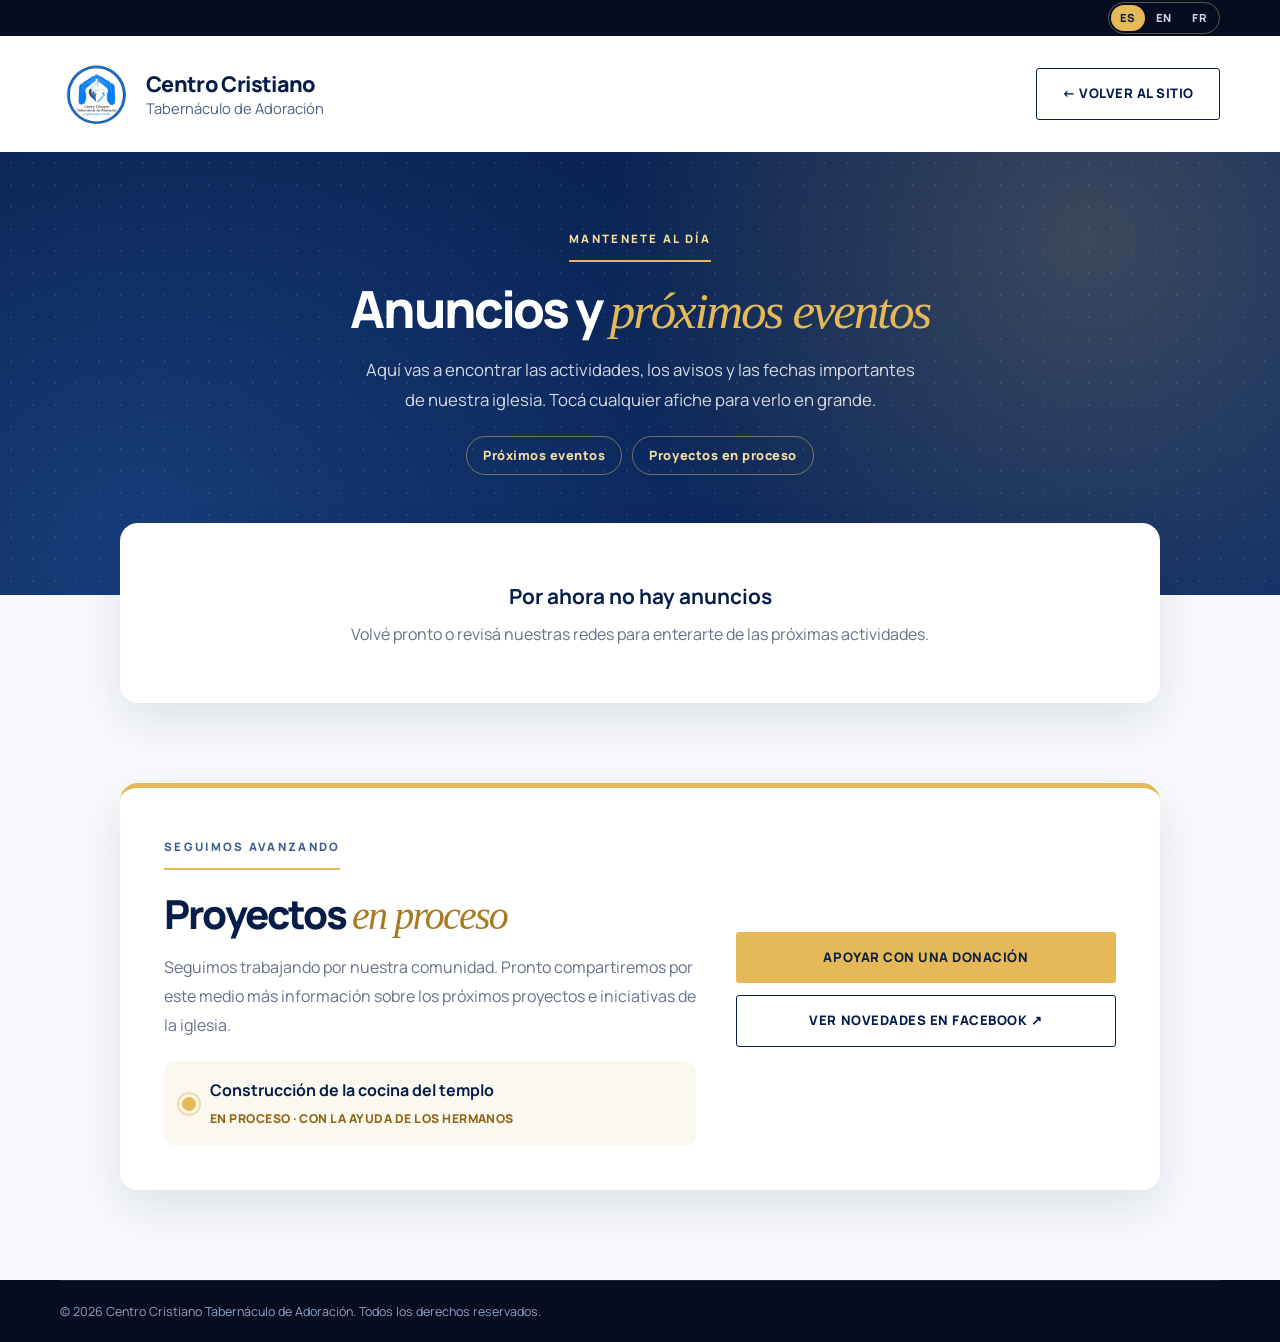
<file: anuncios.html>
<!DOCTYPE html>
<html lang="es">
<head>
  <meta charset="UTF-8">
  <meta name="viewport" content="width=device-width, initial-scale=1">
  <meta name="theme-color" content="#071d49">
  <meta name="description" content="Anuncios, avisos y próximos eventos del Centro Cristiano Tabernáculo de Adoración en Paquera, Puntarenas.">

  <title>Anuncios, eventos y proyectos | Centro Cristiano Tabernáculo de Adoración</title>

  <link rel="preconnect" href="https://fonts.googleapis.com">
  <link rel="preconnect" href="https://fonts.gstatic.com" crossorigin>
  <link href="https://fonts.googleapis.com/css2?family=Manrope:wght@400;500;600;700;800&family=Roboto+Slab:wght@400;500&display=swap" rel="stylesheet">

  <!-- Idiomas (español, inglés, francés) -->

  <script src="i18n.js?v=10"></script>


  <link rel="stylesheet" href="styles.css?v=13">
  <link rel="stylesheet" href="extras.css?v=28">
  <link rel="stylesheet" href="anuncios.css?v=5">

  <!-- Ícono de pestaña y vista previa al compartir -->
  <link rel="canonical" href="https://ade30192.github.io/CCTA_SITIO/anuncios.html">
  <link rel="icon" type="image/png" sizes="32x32" href="favicon-32.png">
  <link rel="icon" type="image/png" sizes="192x192" href="favicon-192.png">
  <link rel="apple-touch-icon" href="apple-touch-icon.png">
  <link rel="manifest" href="manifest.webmanifest">
  <meta name="apple-mobile-web-app-capable" content="yes">
  <meta name="mobile-web-app-capable" content="yes">
  <meta name="apple-mobile-web-app-title" content="CCTA">
  <meta property="og:type" content="website">
  <meta property="og:locale" content="es_CR">
  <meta property="og:site_name" content="Centro Cristiano Tabernáculo de Adoración">
  <meta property="og:title" content="Anuncios y eventos | Centro Cristiano Tabernáculo de Adoración">
  <meta property="og:description" content="Mirá las actividades y avisos de nuestra iglesia en Paquera, Puntarenas.">
  <meta property="og:url" content="https://ade30192.github.io/CCTA_SITIO/anuncios.html">
  <meta property="og:image" content="https://ade30192.github.io/CCTA_SITIO/logo-compartir.jpg">
  <meta property="og:image:width" content="1200">
  <meta property="og:image:height" content="630">
  <meta property="og:image:alt" content="Logo del Centro Cristiano Tabernáculo de Adoración, Paquera">
  <meta name="twitter:card" content="summary_large_image">
</head>

<body>

  <!-- ENCABEZADO SIMPLE -->
  <header class="masthead">
    <div class="container masthead-inner">

      <a class="brand" href="index.html" aria-label="Centro Cristiano Tabernáculo de Adoración, ir al inicio">
        <img src="logo-iglesia.jpg"
             alt="Logo del Centro Cristiano Tabernáculo de Adoración"
             class="brand-logo">

        <span class="brand-copy">
          <strong>Centro Cristiano</strong>
          <span>Tabernáculo de Adoración</span>
        </span>
      </a>

      <a class="btn btn-outline-navy sub-top-btn" href="index.html">← Volver al sitio</a>

    </div>
  </header>


  <main id="contenido" class="sub-page anx-page">

    <!-- PORTADA DE LA PÁGINA -->
    <section class="anx-hero" aria-labelledby="anx-titulo">
      <div class="container">
        <span class="label light">Mantenete al día</span>
        <h1 class="title light" id="anx-titulo">Anuncios y <em>próximos eventos</em></h1>
        <p>
          Aquí vas a encontrar las actividades, los avisos y las fechas importantes de nuestra iglesia.
          Tocá cualquier afiche para verlo en grande.
        </p>
        <p class="anx-hero-links">
          <a href="#anuncios-lista">Próximos eventos</a>
          <span aria-hidden="true">·</span>
          <a href="#proyectos">Proyectos en proceso</a>
        </p>
      </div>
    </section>

    <!-- LISTA DE ANUNCIOS (la llena anuncios.js desde anuncios.json) -->
    <section class="anx-section" aria-label="Lista de anuncios">
      <div class="container">

        <div class="anx-list" id="anuncios-lista" aria-live="polite">
          <p class="anx-estado">Cargando anuncios…</p>
        </div>

        <noscript>
          <p class="anx-estado">Para ver los anuncios necesitás activar JavaScript en tu navegador.</p>
        </noscript>

      </div>
    </section>

    <!-- PROYECTOS EN PROCESO (antes en proyectos.html) -->
    <section class="anx-proy" id="proyectos" aria-labelledby="proy-titulo">
      <div class="container">
        <div class="anx-proy-card">

          <div class="anx-proy-copy">
            <span class="label dark">Seguimos avanzando</span>
            <h2 class="title" id="proy-titulo">Proyectos <em>en proceso</em></h2>
            <p>
              Seguimos trabajando por nuestra comunidad. Pronto compartiremos por este medio más información sobre los próximos proyectos e iniciativas de la iglesia.
            </p>

            <ul class="anx-proy-list">
              <li>
                <span class="anx-proy-dot" aria-hidden="true"></span>
                <div>
                  <strong>Construcción de la cocina del templo</strong>
                  <small>En proceso · con la ayuda de los hermanos</small>
                </div>
              </li>
            </ul>
          </div>

          <div class="anx-proy-actions">
            <a class="btn btn-gold" href="donar.html">Apoyar con una donación</a>
            <a class="btn btn-outline-navy"
               href="https://www.facebook.com/share/1DuQMBURgQ/"
               target="_blank" rel="noopener noreferrer">
              Ver novedades en Facebook ↗
            </a>
          </div>

        </div>
      </div>
    </section>

  </main>


  <!-- PIE DE PÁGINA SIMPLE -->
  <footer class="footer">
    <div class="container footer-bottom">
      <span>
        © <span id="year"></span> Centro Cristiano Tabernáculo de Adoración. Todos los derechos reservados.
      </span>
    </div>
  </footer>

  <script>
    (function () {
      var year = document.getElementById('year');
      if (year) year.textContent = new Date().getFullYear();
    })();
  </script>

  <script src="anuncios.js?v=11" defer></script>


  <script src="volver.js?v=3" defer></script>

  <script src="equipo.js?v=2" defer></script>

  <script src="app.js?v=3" defer></script>

</body>
</html>
</file>
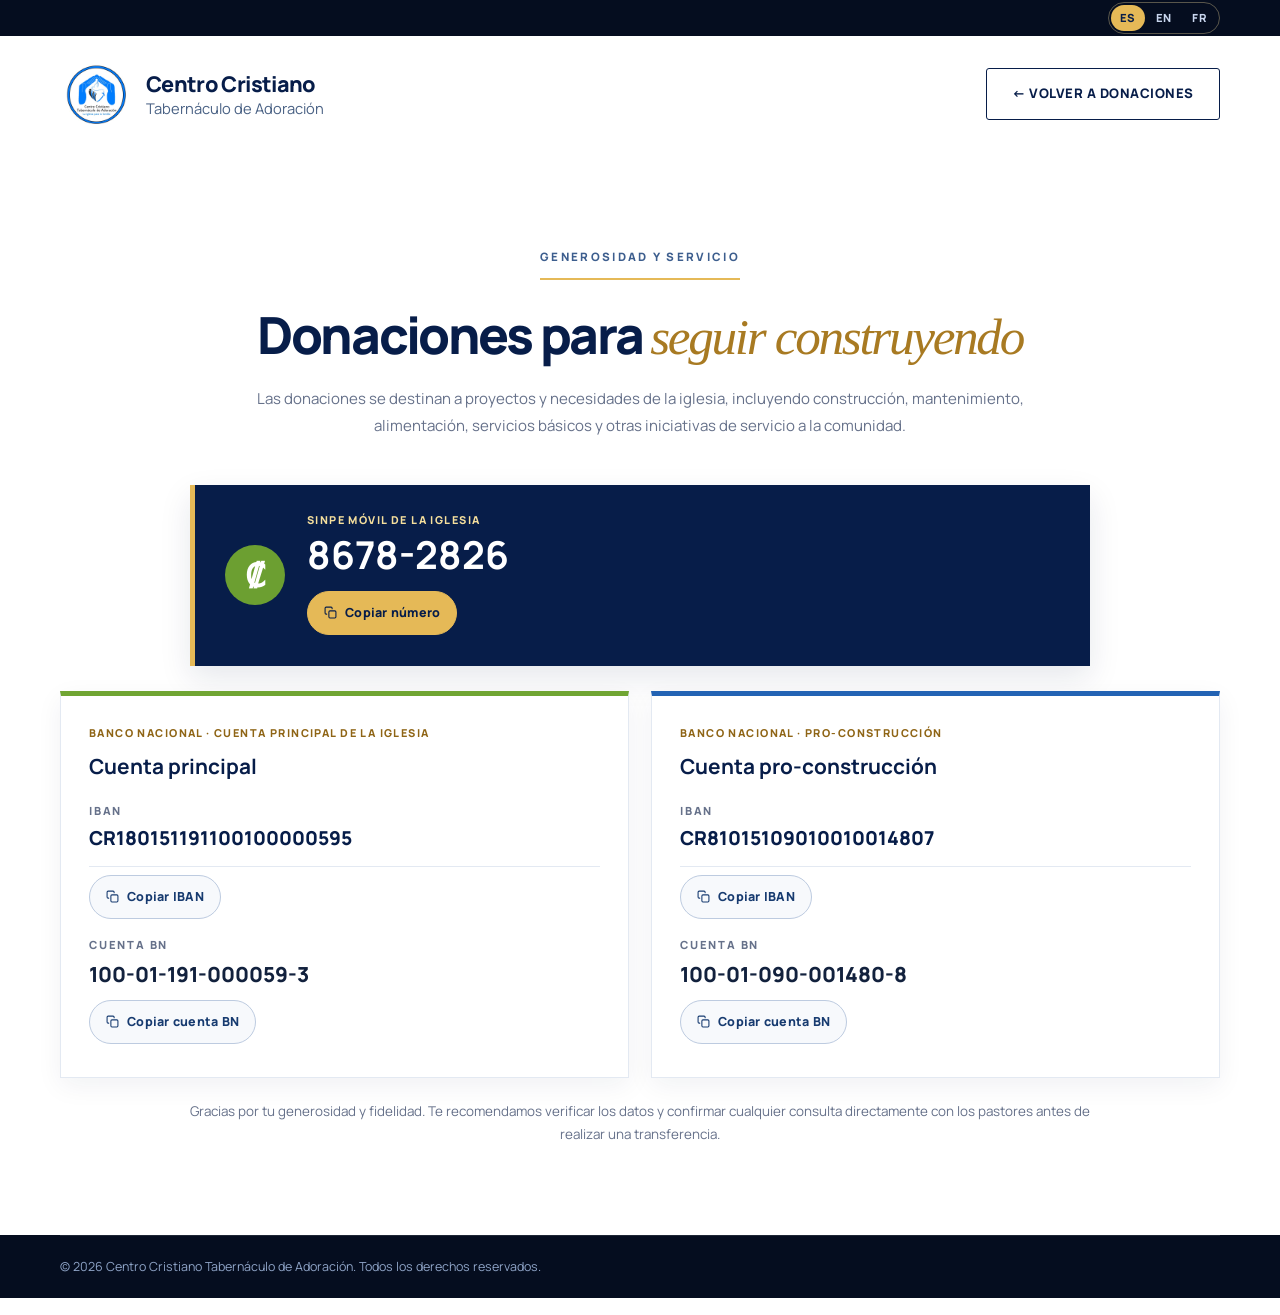
<file: donar.html>
<!DOCTYPE html>
<html lang="es">
<head>
  <meta charset="UTF-8">
  <meta name="viewport" content="width=device-width, initial-scale=1">
  <meta name="theme-color" content="#071d49">
  <meta name="description" content="Datos para donar al Centro Cristiano Tabernáculo de Adoración: SINPE Móvil y cuentas del Banco Nacional.">

  <title>Donaciones | Centro Cristiano Tabernáculo de Adoración</title>

  <link rel="preconnect" href="https://fonts.googleapis.com">
  <link rel="preconnect" href="https://fonts.gstatic.com" crossorigin>
  <link href="https://fonts.googleapis.com/css2?family=Manrope:wght@400;500;600;700;800&family=Roboto+Slab:wght@400;500&display=swap" rel="stylesheet">

  <!-- Idiomas (español, inglés, francés) -->

  <script src="i18n.js?v=10"></script>


  <link rel="stylesheet" href="styles.css?v=13">
  <link rel="stylesheet" href="extras.css?v=28">

  <!-- Ícono de pestaña y vista previa al compartir -->
  <link rel="canonical" href="https://ade30192.github.io/CCTA_SITIO/donar.html">
  <link rel="icon" type="image/png" sizes="32x32" href="favicon-32.png">
  <link rel="icon" type="image/png" sizes="192x192" href="favicon-192.png">
  <link rel="apple-touch-icon" href="apple-touch-icon.png">
  <link rel="manifest" href="manifest.webmanifest">
  <meta name="apple-mobile-web-app-capable" content="yes">
  <meta name="mobile-web-app-capable" content="yes">
  <meta name="apple-mobile-web-app-title" content="CCTA">
  <meta property="og:type" content="website">
  <meta property="og:locale" content="es_CR">
  <meta property="og:site_name" content="Centro Cristiano Tabernáculo de Adoración">
  <meta property="og:title" content="Donaciones | Centro Cristiano Tabernáculo de Adoración">
  <meta property="og:description" content="Datos para donar al Centro Cristiano Tabernáculo de Adoración: SINPE Móvil y cuentas del Banco Nacional.">
  <meta property="og:url" content="https://ade30192.github.io/CCTA_SITIO/donar.html">
  <meta property="og:image" content="https://ade30192.github.io/CCTA_SITIO/logo-compartir.jpg">
  <meta property="og:image:width" content="1200">
  <meta property="og:image:height" content="630">
  <meta property="og:image:alt" content="Logo del Centro Cristiano Tabernáculo de Adoración, Paquera">
  <meta name="twitter:card" content="summary_large_image">
</head>

<body>

  <!-- ENCABEZADO SIMPLE -->
  <header class="masthead">
    <div class="container masthead-inner">

      <a class="brand" href="index.html" aria-label="Centro Cristiano Tabernáculo de Adoración, ir al inicio">
        <img src="logo-iglesia.jpg"
             alt="Logo del Centro Cristiano Tabernáculo de Adoración"
             class="brand-logo">

        <span class="brand-copy">
          <strong>Centro Cristiano</strong>
          <span>Tabernáculo de Adoración</span>
        </span>
      </a>

      <a class="btn btn-outline-navy sub-top-btn" href="index.html#donaciones">← Volver a donaciones</a>

    </div>
  </header>


  <main id="contenido" class="sub-page">

    <section class="section donations" id="donaciones">
      <div class="container">

        <header class="sec-head">
          <span class="label dark">Generosidad y servicio</span>
          <h1 class="title center">Donaciones para <em>seguir construyendo</em></h1>

          <p class="sub-note wide">
            Las donaciones se destinan a proyectos y necesidades de la iglesia, incluyendo construcción, mantenimiento, alimentación, servicios básicos y otras iniciativas de servicio a la comunidad.
          </p>
        </header>

        <div class="donation-sinpe">
          <div class="donation-symbol" aria-hidden="true">₡</div>

          <div>
            <span class="donation-eyebrow">SINPE Móvil de la iglesia</span>
            <strong class="sinpe-number">8678-2826</strong>
            <button class="copy-button copy-button-sinpe" type="button"
                    data-copy="86782826"
                    aria-label="Copiar número de SINPE Móvil: 8678-2826">
              Copiar número
            </button>
          </div>
        </div>


        <h2 class="sr-only">Cuentas bancarias</h2>

        <div class="donation-grid">

          <article class="donation-card main-account">
            <span class="donation-eyebrow">Banco Nacional · Cuenta principal de la iglesia</span>

            <h3>Cuenta principal</h3>

            <p class="account-type">IBAN</p>
            <p class="iban">CR180151191100100000595</p>

            <button class="copy-button" type="button"
                    data-copy="CR180151191100100000595"
                    aria-label="Copiar IBAN de la cuenta principal">
              Copiar IBAN
            </button>

            <p class="account-type">Cuenta BN</p>
            <p class="bank-account">100-01-191-000059-3</p>

            <button class="copy-button" type="button"
                    data-copy="100011910000593"
                    aria-label="Copiar cuenta BN de la cuenta principal">
              Copiar cuenta BN
            </button>
          </article>


          <article class="donation-card construction-account">
            <span class="donation-eyebrow">Banco Nacional · Pro-construcción</span>

            <h3>Cuenta pro-construcción</h3>

            <p class="account-type">IBAN</p>
            <p class="iban">CR81015109010010014807</p>

            <button class="copy-button" type="button"
                    data-copy="CR81015109010010014807"
                    aria-label="Copiar IBAN de la cuenta pro-construcción">
              Copiar IBAN
            </button>

            <p class="account-type">Cuenta BN</p>
            <p class="bank-account">100-01-090-001480-8</p>

            <button class="copy-button" type="button"
                    data-copy="100010900014808"
                    aria-label="Copiar cuenta BN de la cuenta pro-construcción">
              Copiar cuenta BN
            </button>
          </article>

        </div>

        <p class="donation-disclaimer">
          Gracias por tu generosidad y fidelidad. Te recomendamos verificar los datos y confirmar cualquier consulta directamente con los pastores antes de realizar una transferencia.
        </p>

      </div>
    </section>

  </main>


  <!-- PIE DE PÁGINA SIMPLE -->
  <footer class="footer">
    <div class="container footer-bottom">
      <span>
        © <span id="year"></span> Centro Cristiano Tabernáculo de Adoración. Todos los derechos reservados.
      </span>
    </div>
  </footer>


  <p id="copy-status" class="sr-only" role="status" aria-live="polite"></p>

  <script>
    (function () {
      var year = document.getElementById('year');
      if (year) year.textContent = new Date().getFullYear();
    })();
  </script>

  <script>
const T = window.cctaT || ((s, v) => String(s).replace(/\{(\w+)\}/g, (m, k) => (v && k in v ? v[k] : m)));
const copyStatus = document.querySelector('#copy-status');

document.querySelectorAll('[data-copy]').forEach(button => {

  button.addEventListener('click', async () => {

    const value = button.getAttribute('data-copy');

    if (!value) return;

    try {

      // Método moderno de copiado

      if (
        navigator.clipboard &&
        window.isSecureContext
      ) {

        await navigator.clipboard.writeText(value);

      } else {

        // Alternativa para navegadores compatibles

        const temporaryInput =
          document.createElement('textarea');

        temporaryInput.value = value;

        temporaryInput.setAttribute('readonly', '');

        temporaryInput.style.position = 'fixed';
        temporaryInput.style.opacity = '0';

        document.body.appendChild(temporaryInput);

        temporaryInput.select();

        const copied = document.execCommand('copy');

        temporaryInput.remove();

        if (!copied) {

          throw new Error('No se pudo copiar el contenido.');

        }

      }


      // Confirmación visual

      const originalText =
        button.dataset.originalText || button.textContent;

      button.dataset.originalText = originalText;

      button.textContent = T('Copiado ✓');

      button.classList.add('copied');

      if (copyStatus) {

        copyStatus.textContent =
          T('Se copió correctamente: {v}', { v: value });

      }


      window.setTimeout(() => {

        button.textContent = originalText;

        button.classList.remove('copied');

      }, 2200);


    } catch (error) {

      const originalText =
        button.dataset.originalText || button.textContent;

      button.dataset.originalText = originalText;

      button.textContent = T('No se pudo copiar. Tocá el número para seleccionarlo');

      button.classList.add('copy-error');

      if (copyStatus) {

        copyStatus.textContent =
          T('No se pudo copiar automáticamente. Seleccioná el número y copialo manualmente.');

      }

      window.setTimeout(() => {

        button.textContent = originalText;

        button.classList.remove('copy-error');

      }, 4000);

    }

  });

});
  </script>



  <script src="volver.js?v=3" defer></script>

  <script src="equipo.js?v=2" defer></script>

  <script src="app.js?v=3" defer></script>

</body>
</html>
</file>
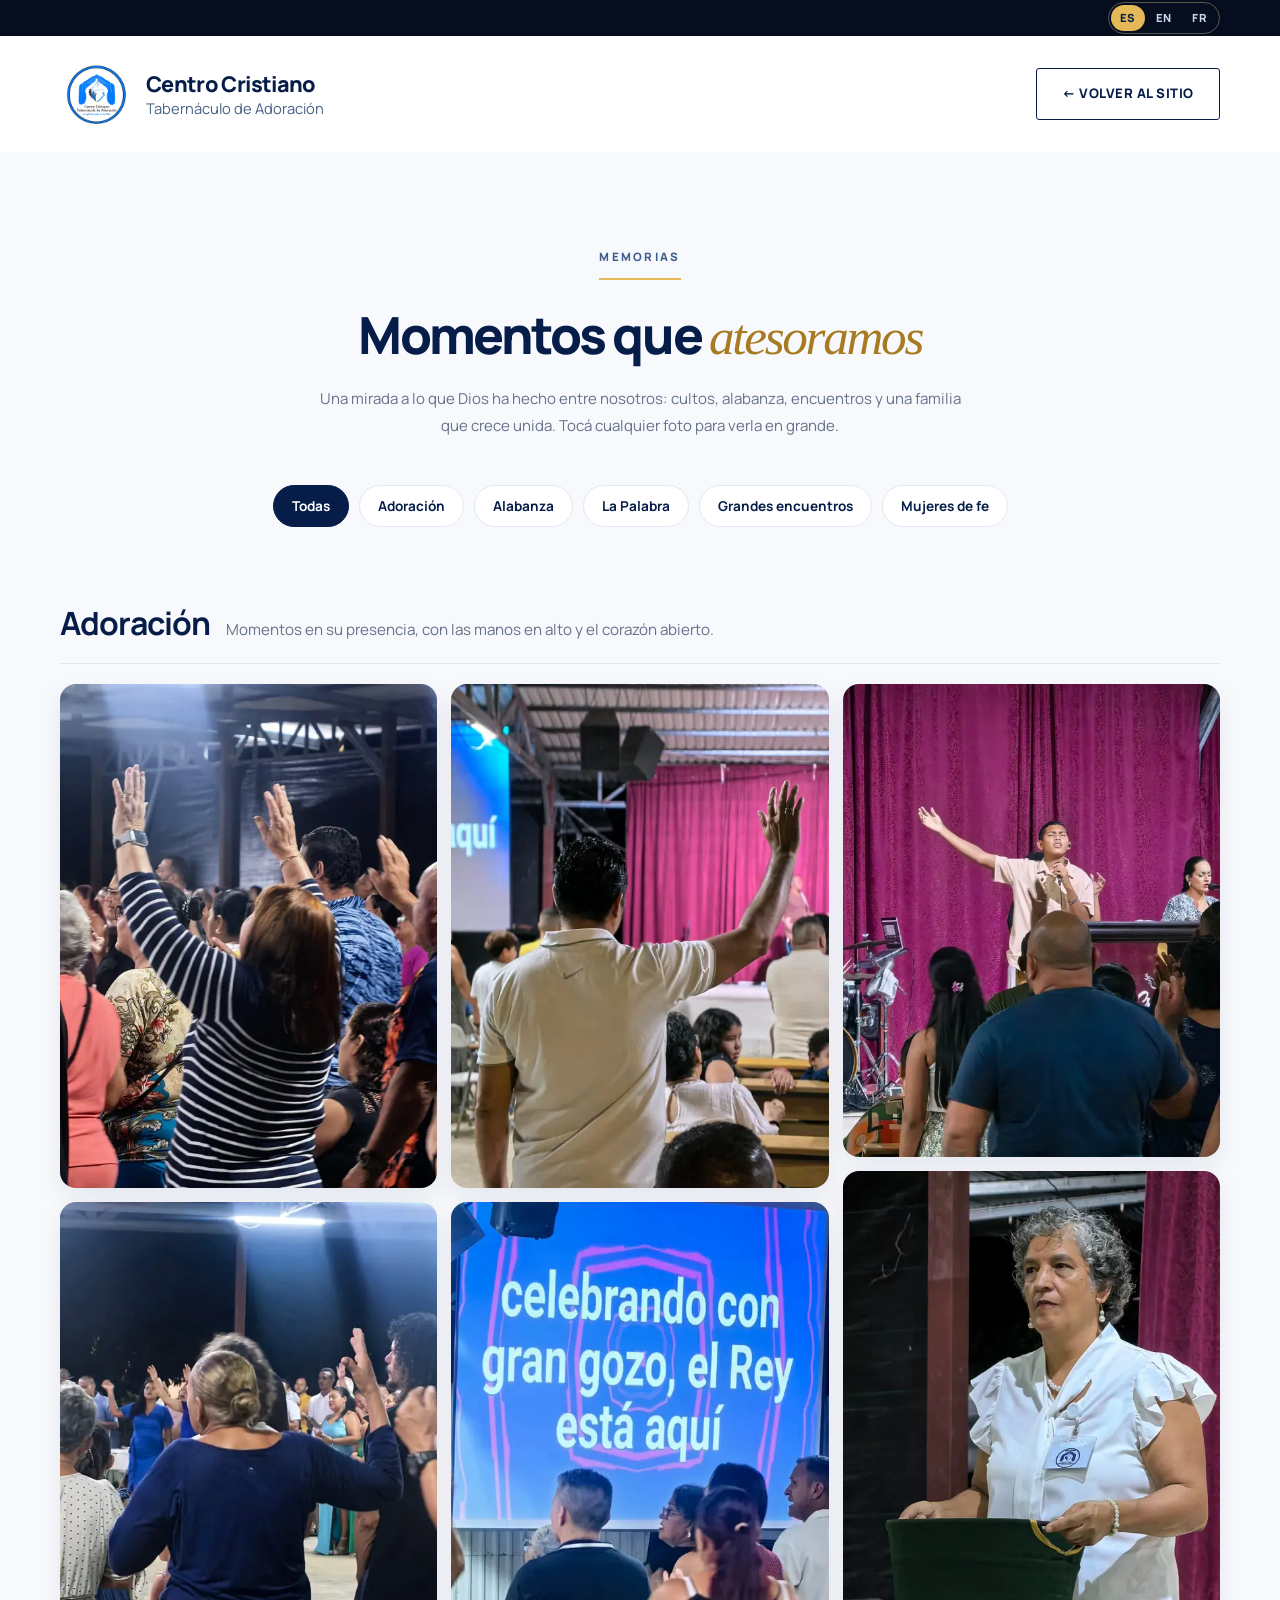
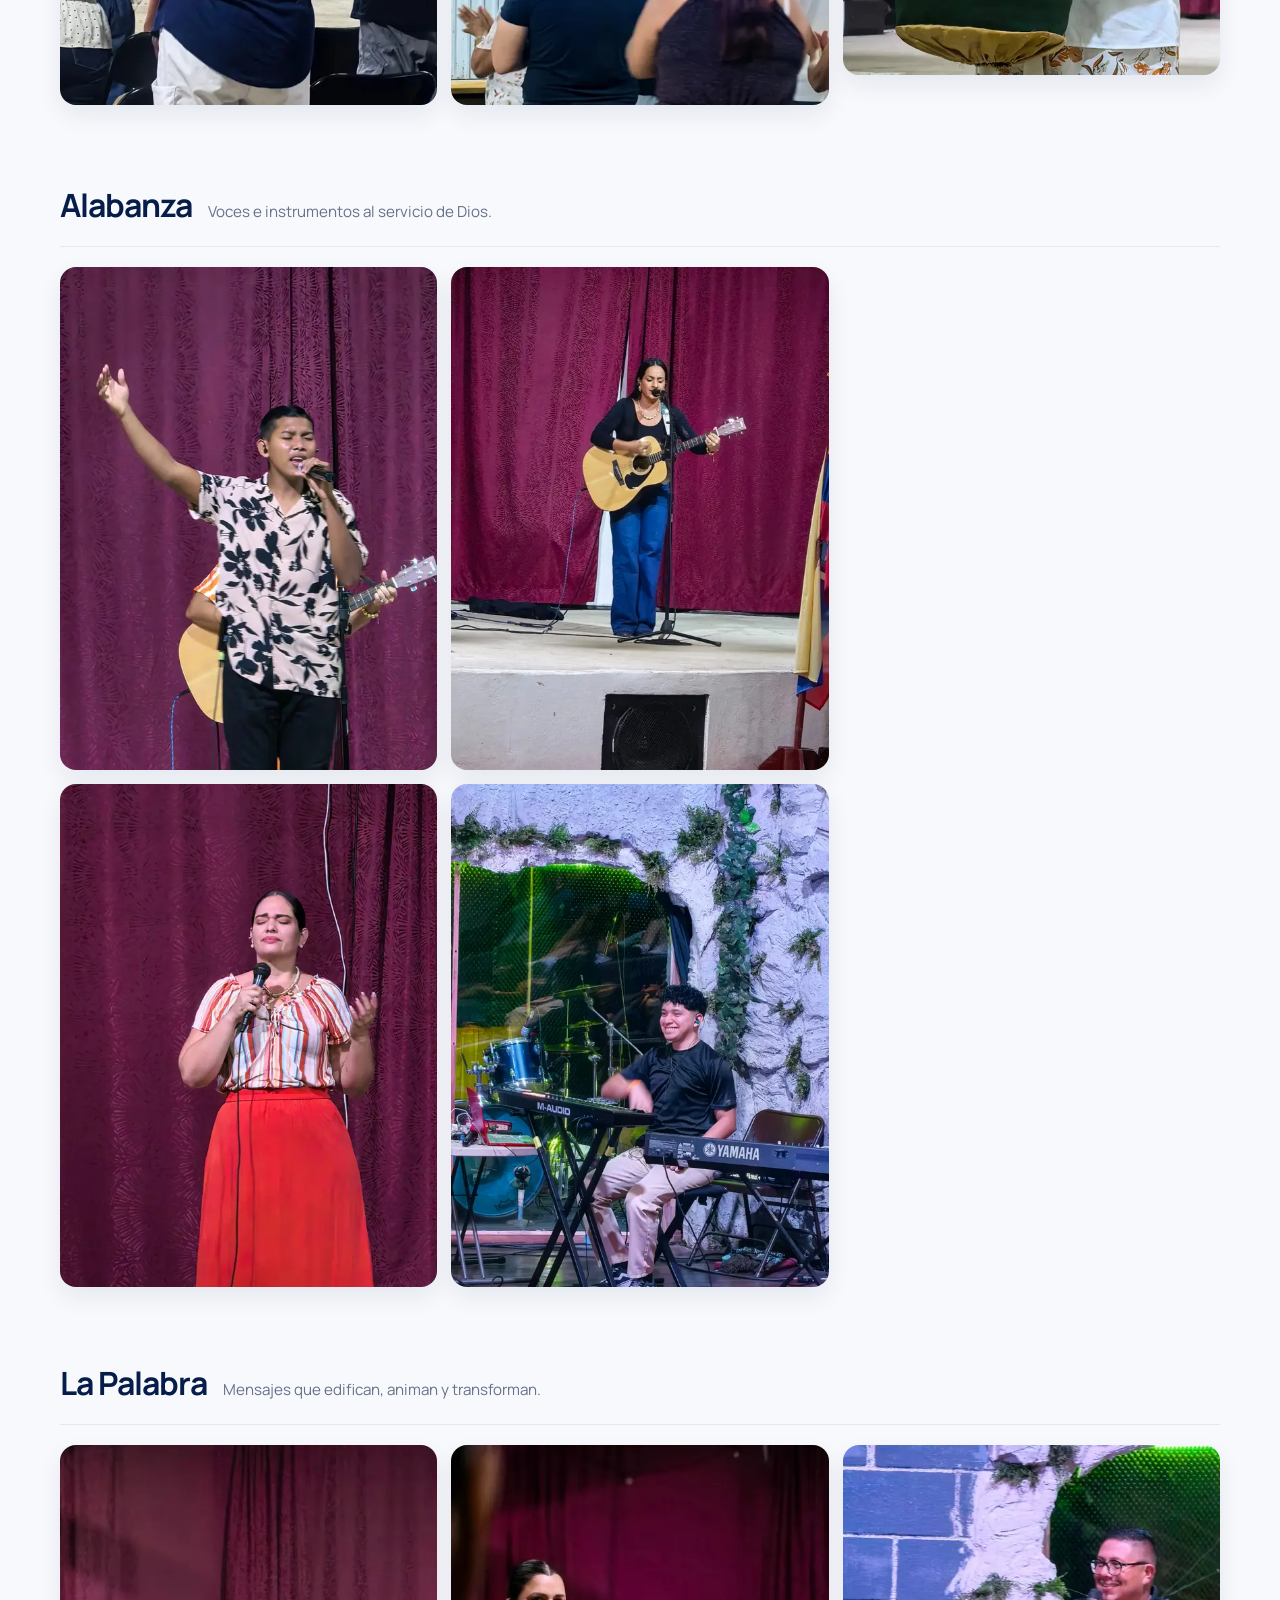
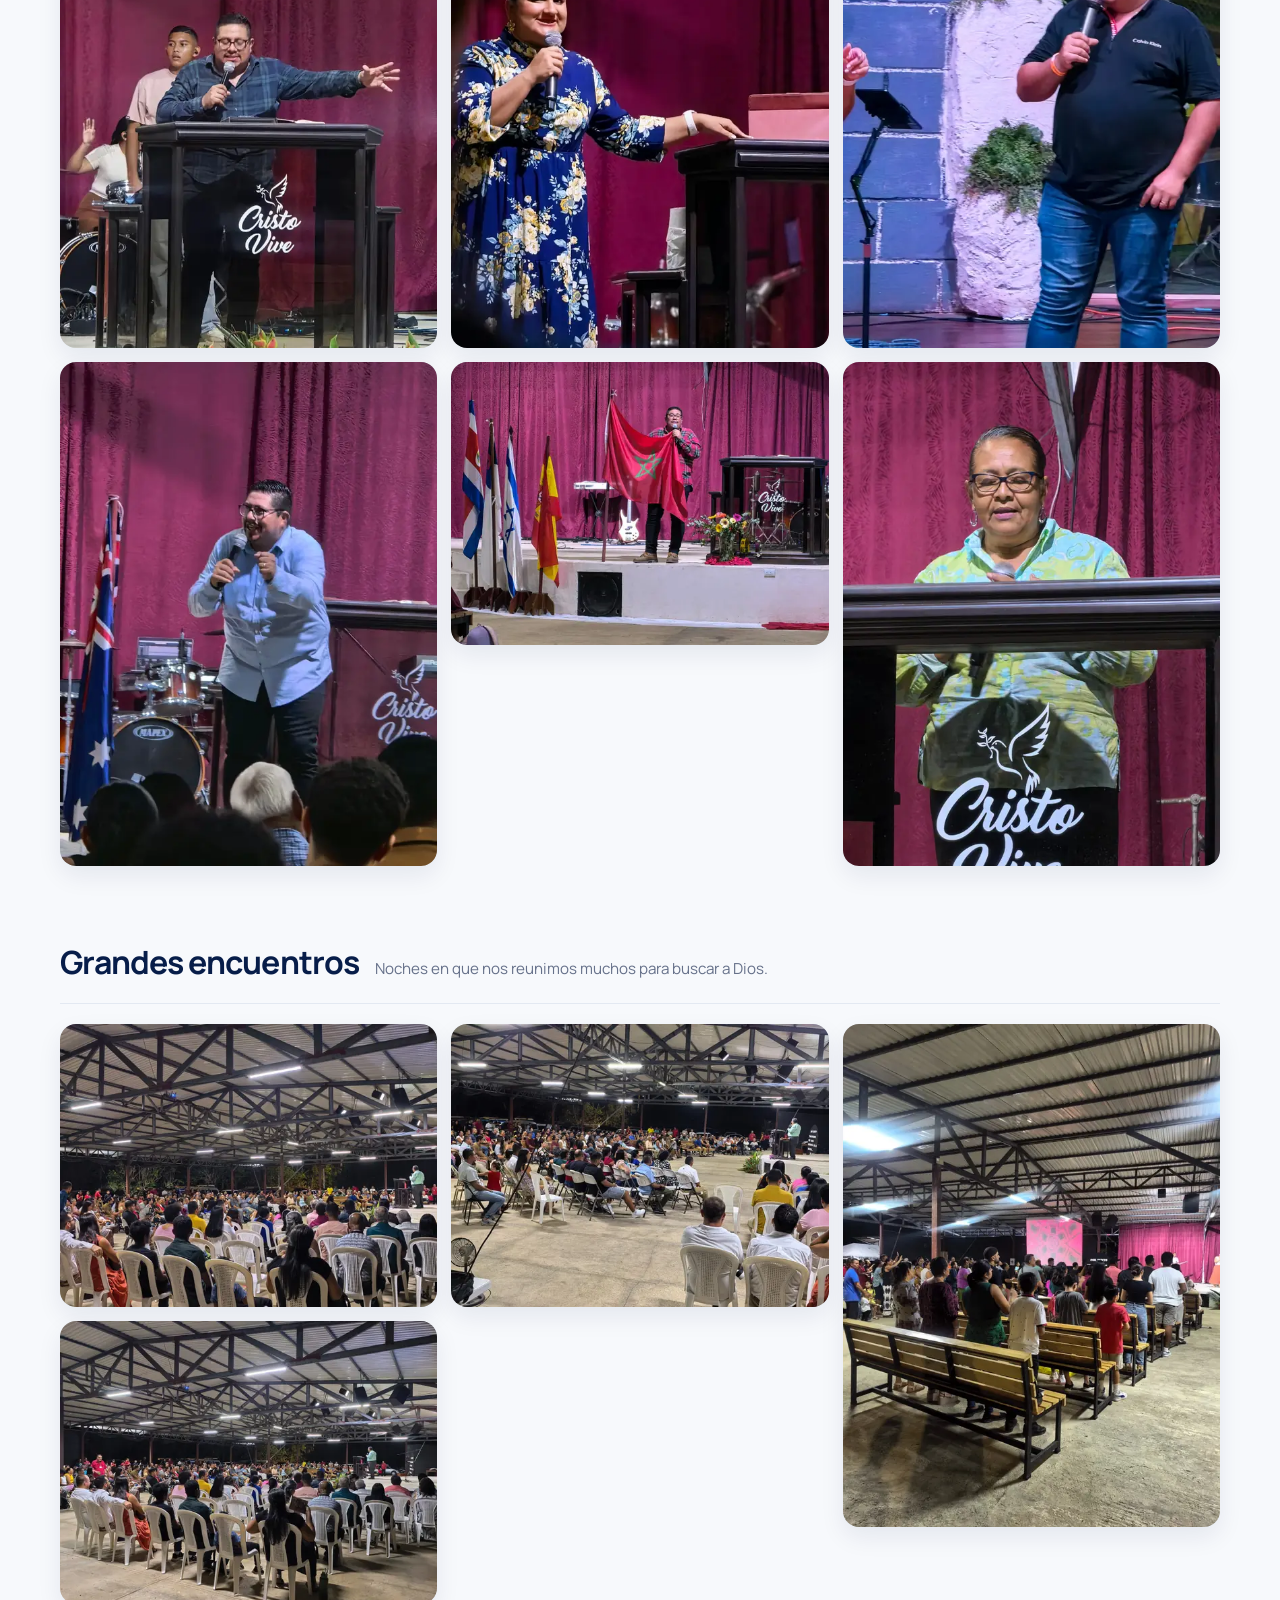
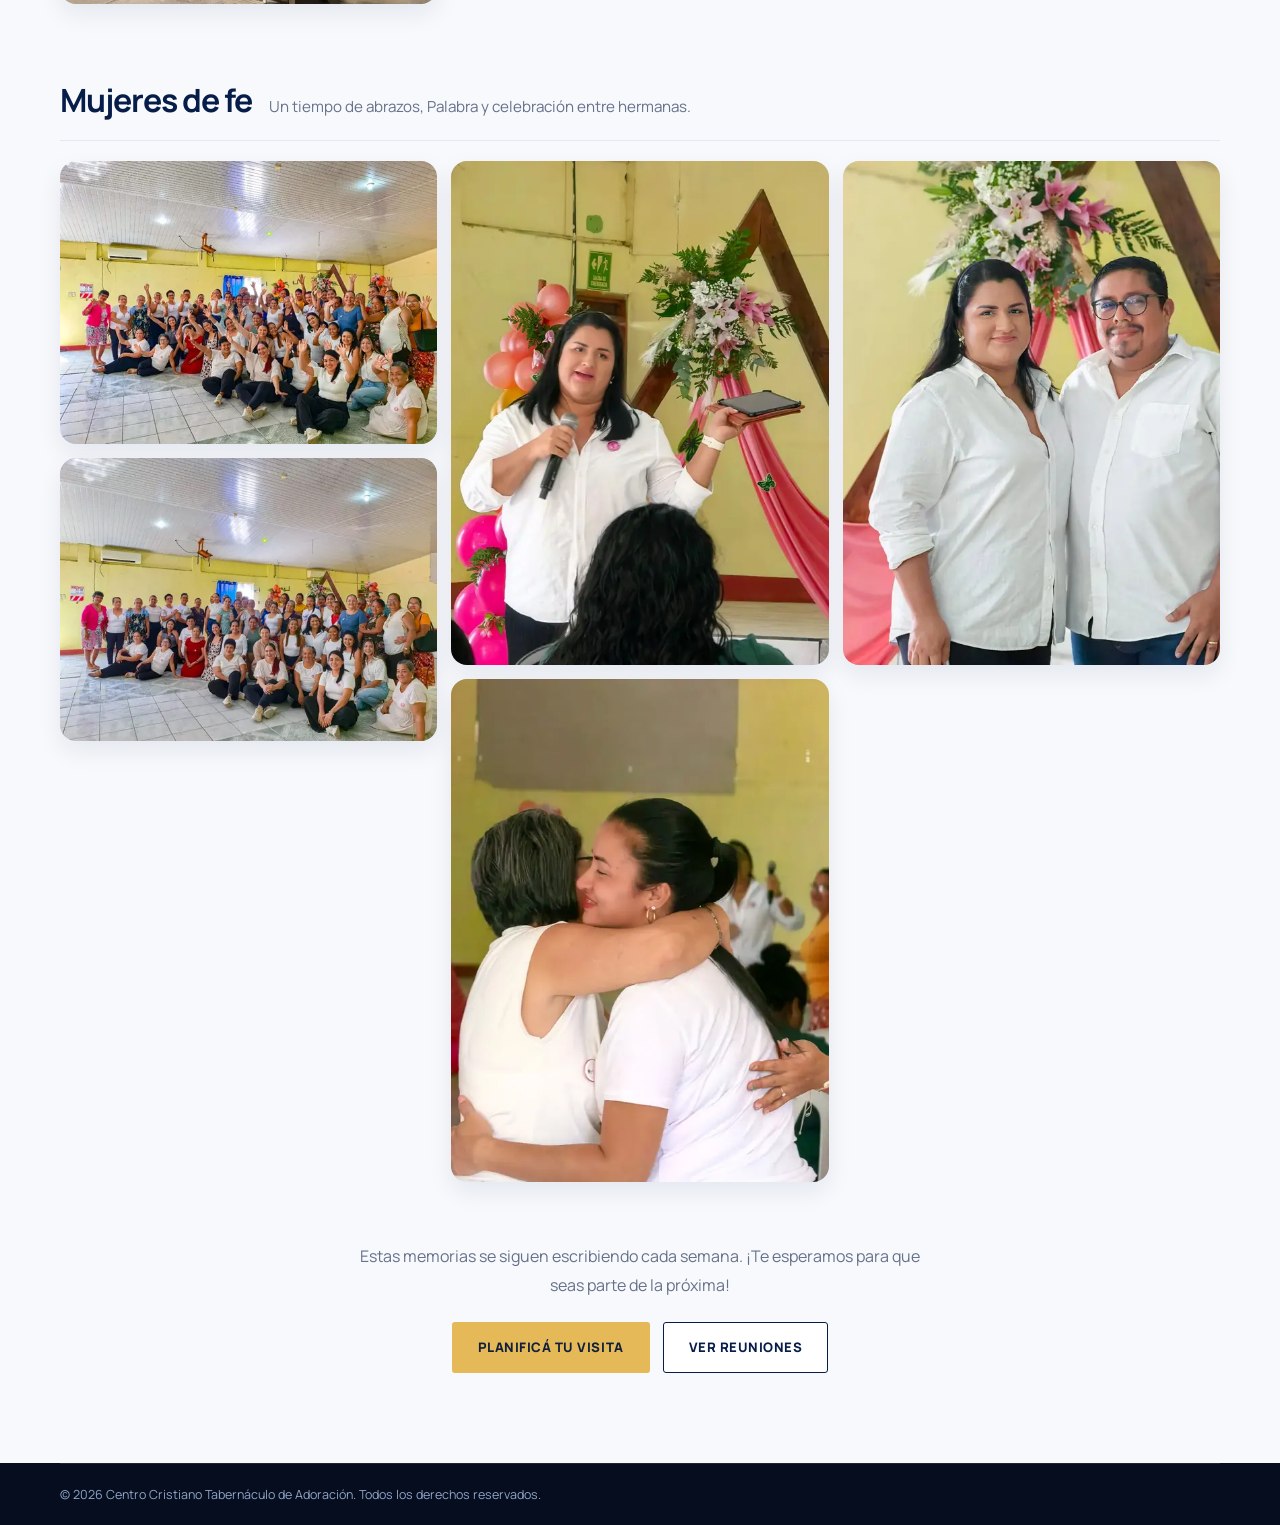
<file: memorias.html>
<!DOCTYPE html>
<html lang="es">
<head>
  <meta charset="UTF-8">
  <meta name="viewport" content="width=device-width, initial-scale=1">
  <meta name="theme-color" content="#071d49">
  <meta name="description" content="Fotos y momentos especiales del Centro Cristiano Tabernáculo de Adoración en Paquera: adoración, alabanza, predicación, encuentros y comunión.">

  <title>Memorias | Centro Cristiano Tabernáculo de Adoración</title>

  <link rel="preconnect" href="https://fonts.googleapis.com">
  <link rel="preconnect" href="https://fonts.gstatic.com" crossorigin>
  <link href="https://fonts.googleapis.com/css2?family=Manrope:wght@400;500;600;700;800&family=Roboto+Slab:wght@400;500&display=swap" rel="stylesheet">

  <!-- Idiomas (español, inglés, francés) -->
  <script src="i18n.js?v=10"></script>

  <link rel="stylesheet" href="styles.css?v=14">
  <link rel="stylesheet" href="extras.css?v=30">
  <link rel="stylesheet" href="memorias.css?v=2">

  <!-- Ícono de pestaña y vista previa al compartir -->
  <link rel="canonical" href="https://ade30192.github.io/CCTA_SITIO/memorias.html">
  <link rel="icon" type="image/png" sizes="32x32" href="favicon-32.png">
  <link rel="icon" type="image/png" sizes="192x192" href="favicon-192.png">
  <link rel="apple-touch-icon" href="apple-touch-icon.png">
  <link rel="manifest" href="manifest.webmanifest">
  <meta name="apple-mobile-web-app-capable" content="yes">
  <meta name="mobile-web-app-capable" content="yes">
  <meta name="apple-mobile-web-app-title" content="CCTA">
  <meta property="og:type" content="website">
  <meta property="og:locale" content="es_CR">
  <meta property="og:site_name" content="Centro Cristiano Tabernáculo de Adoración">
  <meta property="og:title" content="Memorias | Centro Cristiano Tabernáculo de Adoración">
  <meta property="og:description" content="Momentos que guardamos en el corazón: fotos de nuestros cultos, alabanza y encuentros en Paquera.">
  <meta property="og:url" content="https://ade30192.github.io/CCTA_SITIO/memorias.html">
  <meta property="og:image" content="https://ade30192.github.io/CCTA_SITIO/fotos/hero-4.jpg">
  <meta property="og:image:alt" content="Congregación reunida en un culto de noche">
  <meta name="twitter:card" content="summary_large_image">
</head>

<body>

  <!-- ENCABEZADO SIMPLE -->
  <header class="masthead">
    <div class="container masthead-inner">

      <a class="brand" href="index.html" aria-label="Centro Cristiano Tabernáculo de Adoración, ir al inicio">
        <img src="logo-iglesia.jpg"
             alt="Logo del Centro Cristiano Tabernáculo de Adoración"
             class="brand-logo">

        <span class="brand-copy">
          <strong>Centro Cristiano</strong>
          <span>Tabernáculo de Adoración</span>
        </span>
      </a>

      <a class="btn btn-outline-navy sub-top-btn" href="index.html">← Volver al sitio</a>

    </div>
  </header>


  <main id="contenido" class="sub-page memorias">

    <!-- PRESENTACIÓN -->
    <section class="section memorias-intro">
      <div class="container narrow">
        <header class="sec-head">
          <span class="label dark">Memorias</span>
          <h1 class="title center">Momentos que <em>atesoramos</em></h1>
          <p class="sub-note">
            Una mirada a lo que Dios ha hecho entre nosotros: cultos, alabanza, encuentros y una familia que crece unida. Tocá cualquier foto para verla en grande.
          </p>
        </header>

        <ul class="mem-filtros" aria-label="Elegir álbum">
        <li><button type="button" data-filtro="todas" aria-pressed="true">Todas</button></li>
        <li><button type="button" data-filtro="adoracion" aria-pressed="false">Adoración</button></li>
        <li><button type="button" data-filtro="alabanza" aria-pressed="false">Alabanza</button></li>
        <li><button type="button" data-filtro="palabra" aria-pressed="false">La Palabra</button></li>
        <li><button type="button" data-filtro="encuentros" aria-pressed="false">Grandes encuentros</button></li>
        <li><button type="button" data-filtro="mujeres" aria-pressed="false">Mujeres de fe</button></li>
        </ul>
      </div>
    </section>


    <!-- ÁLBUMES -->
    <div class="container" id="albumes">

      <section class="mem-album" id="adoracion" aria-labelledby="t-adoracion">
        <header class="mem-album-head">
          <h2 id="t-adoracion">Adoración</h2>
          <p>Momentos en su presencia, con las manos en alto y el corazón abierto.</p>
        </header>
        <div class="mem-grid">
          <button class="mem-foto" type="button" data-webp="fotos/memorias/adoracion-1.webp" data-jpg="fotos/memorias/adoracion-1.jpg">
            <picture>
              <source srcset="fotos/memorias/mini/adoracion-1.webp" type="image/webp">
              <img src="fotos/memorias/mini/adoracion-1.jpg" width="560" height="747" alt="Congregación adorando con las manos en alto" loading="lazy" decoding="async">
            </picture>
          </button>
          <button class="mem-foto" type="button" data-webp="fotos/memorias/adoracion-2.webp" data-jpg="fotos/memorias/adoracion-2.jpg">
            <picture>
              <source srcset="fotos/memorias/mini/adoracion-2.webp" type="image/webp">
              <img src="fotos/memorias/mini/adoracion-2.jpg" width="560" height="747" alt="Una hermana adorando durante el culto de noche" loading="lazy" decoding="async">
            </picture>
          </button>
          <button class="mem-foto" type="button" data-webp="fotos/memorias/adoracion-3.webp" data-jpg="fotos/memorias/adoracion-3.jpg">
            <picture>
              <source srcset="fotos/memorias/mini/adoracion-3.webp" type="image/webp">
              <img src="fotos/memorias/mini/adoracion-3.jpg" width="560" height="747" alt="Un hermano alza su mano mientras se canta" loading="lazy" decoding="async">
            </picture>
          </button>
          <button class="mem-foto" type="button" data-webp="fotos/memorias/adoracion-4.webp" data-jpg="fotos/memorias/adoracion-4.jpg">
            <picture>
              <source srcset="fotos/memorias/mini/adoracion-4.webp" type="image/webp">
              <img src="fotos/memorias/mini/adoracion-4.jpg" width="560" height="747" alt="La congregación canta «celebrando con gran gozo, el Rey está aquí»" loading="lazy" decoding="async">
            </picture>
          </button>
          <button class="mem-foto" type="button" data-webp="fotos/memorias/adoracion-5.webp" data-jpg="fotos/memorias/adoracion-5.jpg">
            <picture>
              <source srcset="fotos/memorias/mini/adoracion-5.webp" type="image/webp">
              <img src="fotos/memorias/mini/adoracion-5.jpg" width="560" height="702" alt="Un joven guía la adoración frente a la congregación" loading="lazy" decoding="async">
            </picture>
          </button>
          <button class="mem-foto" type="button" data-webp="fotos/memorias/adoracion-6.webp" data-jpg="fotos/memorias/adoracion-6.jpg">
            <picture>
              <source srcset="fotos/memorias/mini/adoracion-6.webp" type="image/webp">
              <img src="fotos/memorias/mini/adoracion-6.jpg" width="560" height="747" alt="Servidora recogiendo las ofrendas" loading="lazy" decoding="async">
            </picture>
          </button>
        </div>
      </section>
      <section class="mem-album" id="alabanza" aria-labelledby="t-alabanza">
        <header class="mem-album-head">
          <h2 id="t-alabanza">Alabanza</h2>
          <p>Voces e instrumentos al servicio de Dios.</p>
        </header>
        <div class="mem-grid">
          <button class="mem-foto" type="button" data-webp="fotos/memorias/alabanza-1.webp" data-jpg="fotos/memorias/alabanza-1.jpg">
            <picture>
              <source srcset="fotos/memorias/mini/alabanza-1.webp" type="image/webp">
              <img src="fotos/memorias/mini/alabanza-1.jpg" width="560" height="747" alt="Joven cantando con la guitarra y la mano en alto" loading="lazy" decoding="async">
            </picture>
          </button>
          <button class="mem-foto" type="button" data-webp="fotos/memorias/alabanza-2.webp" data-jpg="fotos/memorias/alabanza-2.jpg">
            <picture>
              <source srcset="fotos/memorias/mini/alabanza-2.webp" type="image/webp">
              <img src="fotos/memorias/mini/alabanza-2.jpg" width="560" height="747" alt="Hermana cantando con los ojos cerrados" loading="lazy" decoding="async">
            </picture>
          </button>
          <button class="mem-foto" type="button" data-webp="fotos/memorias/alabanza-3.webp" data-jpg="fotos/memorias/alabanza-3.jpg">
            <picture>
              <source srcset="fotos/memorias/mini/alabanza-3.webp" type="image/webp">
              <img src="fotos/memorias/mini/alabanza-3.jpg" width="560" height="747" alt="Hermana tocando la guitarra en el altar" loading="lazy" decoding="async">
            </picture>
          </button>
          <button class="mem-foto" type="button" data-webp="fotos/memorias/alabanza-4.webp" data-jpg="fotos/memorias/alabanza-4.jpg">
            <picture>
              <source srcset="fotos/memorias/mini/alabanza-4.webp" type="image/webp">
              <img src="fotos/memorias/mini/alabanza-4.jpg" width="560" height="747" alt="Joven tecladista sonriendo durante la alabanza" loading="lazy" decoding="async">
            </picture>
          </button>
        </div>
      </section>
      <section class="mem-album" id="palabra" aria-labelledby="t-palabra">
        <header class="mem-album-head">
          <h2 id="t-palabra">La Palabra</h2>
          <p>Mensajes que edifican, animan y transforman.</p>
        </header>
        <div class="mem-grid">
          <button class="mem-foto" type="button" data-webp="fotos/memorias/palabra-1.webp" data-jpg="fotos/memorias/palabra-1.jpg">
            <picture>
              <source srcset="fotos/memorias/mini/palabra-1.webp" type="image/webp">
              <img src="fotos/memorias/mini/palabra-1.jpg" width="560" height="747" alt="Predicador compartiendo la Palabra desde el púlpito" loading="lazy" decoding="async">
            </picture>
          </button>
          <button class="mem-foto" type="button" data-webp="fotos/memorias/palabra-2.webp" data-jpg="fotos/memorias/palabra-2.jpg">
            <picture>
              <source srcset="fotos/memorias/mini/palabra-2.webp" type="image/webp">
              <img src="fotos/memorias/mini/palabra-2.jpg" width="560" height="747" alt="Predicador hablando a la congregación" loading="lazy" decoding="async">
            </picture>
          </button>
          <button class="mem-foto" type="button" data-webp="fotos/memorias/palabra-3.webp" data-jpg="fotos/memorias/palabra-3.jpg">
            <picture>
              <source srcset="fotos/memorias/mini/palabra-3.webp" type="image/webp">
              <img src="fotos/memorias/mini/palabra-3.jpg" width="560" height="747" alt="Predicadora compartiendo el mensaje" loading="lazy" decoding="async">
            </picture>
          </button>
          <button class="mem-foto" type="button" data-webp="fotos/memorias/palabra-4.webp" data-jpg="fotos/memorias/palabra-4.jpg">
            <picture>
              <source srcset="fotos/memorias/mini/palabra-4.webp" type="image/webp">
              <img src="fotos/memorias/mini/palabra-4.jpg" width="560" height="420" alt="Predicador en el altar junto a banderas de varios países" loading="lazy" decoding="async">
            </picture>
          </button>
          <button class="mem-foto" type="button" data-webp="fotos/memorias/palabra-5.webp" data-jpg="fotos/memorias/palabra-5.jpg">
            <picture>
              <source srcset="fotos/memorias/mini/palabra-5.webp" type="image/webp">
              <img src="fotos/memorias/mini/palabra-5.jpg" width="560" height="747" alt="Predicador sonriendo mientras comparte" loading="lazy" decoding="async">
            </picture>
          </button>
          <button class="mem-foto" type="button" data-webp="fotos/memorias/palabra-6.webp" data-jpg="fotos/memorias/palabra-6.jpg">
            <picture>
              <source srcset="fotos/memorias/mini/palabra-6.webp" type="image/webp">
              <img src="fotos/memorias/mini/palabra-6.jpg" width="560" height="747" alt="Hermana compartiendo desde el púlpito" loading="lazy" decoding="async">
            </picture>
          </button>
        </div>
      </section>
      <section class="mem-album" id="encuentros" aria-labelledby="t-encuentros">
        <header class="mem-album-head">
          <h2 id="t-encuentros">Grandes encuentros</h2>
          <p>Noches en que nos reunimos muchos para buscar a Dios.</p>
        </header>
        <div class="mem-grid">
          <button class="mem-foto" type="button" data-webp="fotos/memorias/encuentros-1.webp" data-jpg="fotos/memorias/encuentros-1.jpg">
            <picture>
              <source srcset="fotos/memorias/mini/encuentros-1.webp" type="image/webp">
              <img src="fotos/memorias/mini/encuentros-1.jpg" width="560" height="420" alt="Multitud reunida en un culto de noche" loading="lazy" decoding="async">
            </picture>
          </button>
          <button class="mem-foto" type="button" data-webp="fotos/memorias/encuentros-2.webp" data-jpg="fotos/memorias/encuentros-2.jpg">
            <picture>
              <source srcset="fotos/memorias/mini/encuentros-2.webp" type="image/webp">
              <img src="fotos/memorias/mini/encuentros-2.jpg" width="560" height="420" alt="Cientos de personas escuchando la Palabra" loading="lazy" decoding="async">
            </picture>
          </button>
          <button class="mem-foto" type="button" data-webp="fotos/memorias/encuentros-3.webp" data-jpg="fotos/memorias/encuentros-3.jpg">
            <picture>
              <source srcset="fotos/memorias/mini/encuentros-3.webp" type="image/webp">
              <img src="fotos/memorias/mini/encuentros-3.jpg" width="560" height="420" alt="Vista de la congregación desde un costado" loading="lazy" decoding="async">
            </picture>
          </button>
          <button class="mem-foto" type="button" data-webp="fotos/memorias/encuentros-4.webp" data-jpg="fotos/memorias/encuentros-4.jpg">
            <picture>
              <source srcset="fotos/memorias/mini/encuentros-4.webp" type="image/webp">
              <img src="fotos/memorias/mini/encuentros-4.jpg" width="560" height="747" alt="El templo lleno durante un culto" loading="lazy" decoding="async">
            </picture>
          </button>
        </div>
      </section>
      <section class="mem-album" id="mujeres" aria-labelledby="t-mujeres">
        <header class="mem-album-head">
          <h2 id="t-mujeres">Mujeres de fe</h2>
          <p>Un tiempo de abrazos, Palabra y celebración entre hermanas.</p>
        </header>
        <div class="mem-grid">
          <button class="mem-foto" type="button" data-webp="fotos/memorias/mujeres-1.webp" data-jpg="fotos/memorias/mujeres-1.jpg">
            <picture>
              <source srcset="fotos/memorias/mini/mujeres-1.webp" type="image/webp">
              <img src="fotos/memorias/mini/mujeres-1.jpg" width="560" height="420" alt="Grupo de mujeres celebrando con las manos en alto" loading="lazy" decoding="async">
            </picture>
          </button>
          <button class="mem-foto" type="button" data-webp="fotos/memorias/mujeres-2.webp" data-jpg="fotos/memorias/mujeres-2.jpg">
            <picture>
              <source srcset="fotos/memorias/mini/mujeres-2.webp" type="image/webp">
              <img src="fotos/memorias/mini/mujeres-2.jpg" width="560" height="420" alt="Foto grupal de las mujeres de la iglesia" loading="lazy" decoding="async">
            </picture>
          </button>
          <button class="mem-foto" type="button" data-webp="fotos/memorias/mujeres-3.webp" data-jpg="fotos/memorias/mujeres-3.jpg">
            <picture>
              <source srcset="fotos/memorias/mini/mujeres-3.webp" type="image/webp">
              <img src="fotos/memorias/mini/mujeres-3.jpg" width="560" height="747" alt="Hermana compartiendo un mensaje con la Biblia en la mano" loading="lazy" decoding="async">
            </picture>
          </button>
          <button class="mem-foto" type="button" data-webp="fotos/memorias/mujeres-4.webp" data-jpg="fotos/memorias/mujeres-4.jpg">
            <picture>
              <source srcset="fotos/memorias/mini/mujeres-4.webp" type="image/webp">
              <img src="fotos/memorias/mini/mujeres-4.jpg" width="560" height="747" alt="Abrazo sonriente entre hermanas" loading="lazy" decoding="async">
            </picture>
          </button>
          <button class="mem-foto" type="button" data-webp="fotos/memorias/mujeres-5.webp" data-jpg="fotos/memorias/mujeres-5.jpg">
            <picture>
              <source srcset="fotos/memorias/mini/mujeres-5.webp" type="image/webp">
              <img src="fotos/memorias/mini/mujeres-5.jpg" width="560" height="747" alt="Matrimonio de la iglesia vestido de blanco" loading="lazy" decoding="async">
            </picture>
          </button>
        </div>
      </section>

    </div>


    <!-- CIERRE -->
    <section class="mem-cierre">
      <div class="container">
        <p>Estas memorias se siguen escribiendo cada semana. ¡Te esperamos para que seas parte de la próxima!</p>
        <a class="btn btn-gold" href="visita.html">Planificá tu visita</a>
        <a class="btn btn-outline-navy" href="index.html#agenda">Ver reuniones</a>
      </div>
    </section>

  </main>


  <!-- VISOR DE FOTOS -->
  <div class="visor" id="visor" role="dialog" aria-modal="true" aria-label="Visor de fotos" hidden>
    <div class="visor-top">
      <p class="visor-info" aria-live="polite"></p>
      <button class="visor-btn visor-cerrar" type="button" aria-label="Cerrar">×</button>
    </div>
    <div class="visor-centro">
      <img alt="">
      <button class="visor-btn visor-prev" type="button" aria-label="Foto anterior">‹</button>
      <button class="visor-btn visor-next" type="button" aria-label="Foto siguiente">›</button>
    </div>
    <p class="visor-pie"></p>
  </div>


  <!-- PIE DE PÁGINA SIMPLE -->
  <footer class="footer">
    <div class="container footer-bottom">
      <span>
        © <span id="year"></span> Centro Cristiano Tabernáculo de Adoración. Todos los derechos reservados.
      </span>
    </div>
  </footer>

  <script>
    (function () {
      var year = document.getElementById('year');
      if (year) year.textContent = new Date().getFullYear();
    })();
  </script>

  <script src="memorias.js?v=1" defer></script>
  <script src="extras.js?v=15" defer></script>
  <script src="equipo.js?v=2" defer></script>
  <script src="app.js?v=3" defer></script>

</body>
</html>
</file>
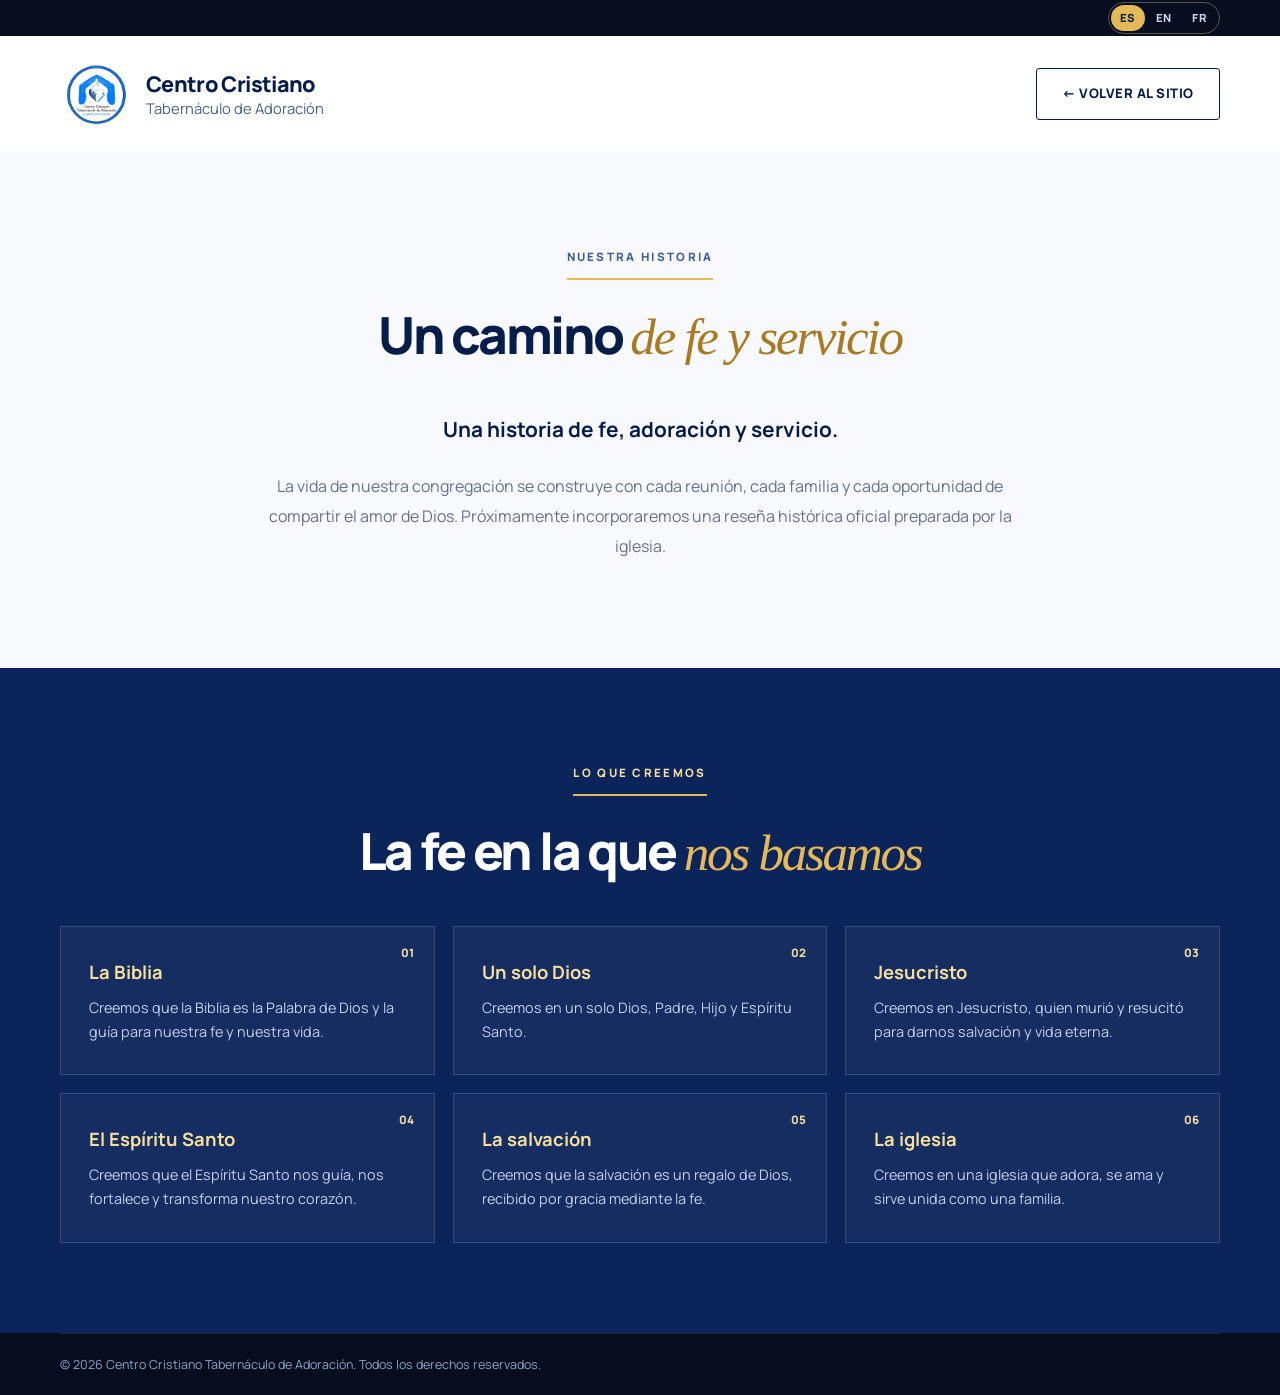
<file: nosotros.html>
<!DOCTYPE html>
<html lang="es">
<head>
  <meta charset="UTF-8">
  <meta name="viewport" content="width=device-width, initial-scale=1">
  <meta name="theme-color" content="#071d49">
  <meta name="description" content="Conocé la historia y las creencias del Centro Cristiano Tabernáculo de Adoración, la iglesia para la familia en Paquera, Puntarenas.">

  <title>Nuestra historia y lo que creemos | Centro Cristiano Tabernáculo de Adoración</title>

  <link rel="preconnect" href="https://fonts.googleapis.com">
  <link rel="preconnect" href="https://fonts.gstatic.com" crossorigin>
  <link href="https://fonts.googleapis.com/css2?family=Manrope:wght@400;500;600;700;800&family=Roboto+Slab:wght@400;500&display=swap" rel="stylesheet">

  <!-- Idiomas (español, inglés, francés) -->

  <script src="i18n.js?v=10"></script>


  <link rel="stylesheet" href="styles.css?v=13">
  <link rel="stylesheet" href="extras.css?v=28">

  <!-- Ícono de pestaña y vista previa al compartir -->
  <link rel="canonical" href="https://ade30192.github.io/CCTA_SITIO/nosotros.html">
  <link rel="icon" type="image/png" sizes="32x32" href="favicon-32.png">
  <link rel="icon" type="image/png" sizes="192x192" href="favicon-192.png">
  <link rel="apple-touch-icon" href="apple-touch-icon.png">
  <link rel="manifest" href="manifest.webmanifest">
  <meta name="apple-mobile-web-app-capable" content="yes">
  <meta name="mobile-web-app-capable" content="yes">
  <meta name="apple-mobile-web-app-title" content="CCTA">
  <meta property="og:type" content="website">
  <meta property="og:locale" content="es_CR">
  <meta property="og:site_name" content="Centro Cristiano Tabernáculo de Adoración">
  <meta property="og:title" content="Nuestra historia y lo que creemos | Centro Cristiano Tabernáculo de Adoración">
  <meta property="og:description" content="Conocé la historia y las creencias del Centro Cristiano Tabernáculo de Adoración, la iglesia para la familia en Paquera, Puntarenas.">
  <meta property="og:url" content="https://ade30192.github.io/CCTA_SITIO/nosotros.html">
  <meta property="og:image" content="https://ade30192.github.io/CCTA_SITIO/logo-compartir.jpg">
  <meta property="og:image:width" content="1200">
  <meta property="og:image:height" content="630">
  <meta property="og:image:alt" content="Logo del Centro Cristiano Tabernáculo de Adoración, Paquera">
  <meta name="twitter:card" content="summary_large_image">
</head>

<body>

  <!-- ENCABEZADO SIMPLE -->
  <header class="masthead">
    <div class="container masthead-inner">

      <a class="brand" href="index.html" aria-label="Centro Cristiano Tabernáculo de Adoración, ir al inicio">
        <img src="logo-iglesia.jpg"
             alt="Logo del Centro Cristiano Tabernáculo de Adoración"
             class="brand-logo">

        <span class="brand-copy">
          <strong>Centro Cristiano</strong>
          <span>Tabernáculo de Adoración</span>
        </span>
      </a>

      <a class="btn btn-outline-navy sub-top-btn" href="index.html#nosotros">← Volver al sitio</a>

    </div>
  </header>


  <main id="contenido" class="sub-page">

    <!-- HISTORIA -->
    <section class="section history" id="historia">
      <div class="container narrow">

        <header class="sec-head">
          <span class="label dark">Nuestra historia</span>
          <h1 class="title center">Un camino <em>de fe y servicio</em></h1>
        </header>

        <div class="history-intro">
          <p class="lead">Una historia de fe, adoración y servicio.</p>

          <p>
            La vida de nuestra congregación se construye con cada reunión, cada familia y cada oportunidad de compartir el amor de Dios. Próximamente incorporaremos una reseña histórica oficial preparada por la iglesia.
          </p>
        </div>

      </div>
    </section>


    <!-- LO QUE CREEMOS -->
    <section class="section faith" id="fe">
      <div class="container">

        <header class="sec-head">
          <span class="label light">Lo que creemos</span>
          <h2 class="title center light">La fe en la que <em>nos basamos</em></h2>
        </header>

        <div class="faith-grid">

          <article>
            <span>01</span>
            <h3>La Biblia</h3>
            <p>Creemos que la Biblia es la Palabra de Dios y la guía para nuestra fe y nuestra vida.</p>
          </article>

          <article>
            <span>02</span>
            <h3>Un solo Dios</h3>
            <p>Creemos en un solo Dios, Padre, Hijo y Espíritu Santo.</p>
          </article>

          <article>
            <span>03</span>
            <h3>Jesucristo</h3>
            <p>Creemos en Jesucristo, quien murió y resucitó para darnos salvación y vida eterna.</p>
          </article>

          <article>
            <span>04</span>
            <h3>El Espíritu Santo</h3>
            <p>Creemos que el Espíritu Santo nos guía, nos fortalece y transforma nuestro corazón.</p>
          </article>

          <article>
            <span>05</span>
            <h3>La salvación</h3>
            <p>Creemos que la salvación es un regalo de Dios, recibido por gracia mediante la fe.</p>
          </article>

          <article>
            <span>06</span>
            <h3>La iglesia</h3>
            <p>Creemos en una iglesia que adora, se ama y sirve unida como una familia.</p>
          </article>

        </div>
      </div>
    </section>

  </main>


  <!-- PIE DE PÁGINA SIMPLE -->
  <footer class="footer">
    <div class="container footer-bottom">
      <span>
        © <span id="year"></span> Centro Cristiano Tabernáculo de Adoración. Todos los derechos reservados.
      </span>
    </div>
  </footer>

  <script>
    (function () {
      var year = document.getElementById('year');
      if (year) year.textContent = new Date().getFullYear();
    })();
  </script>



  <script src="volver.js?v=3" defer></script>

  <script src="equipo.js?v=2" defer></script>

  <script src="app.js?v=3" defer></script>

</body>
</html>
</file>
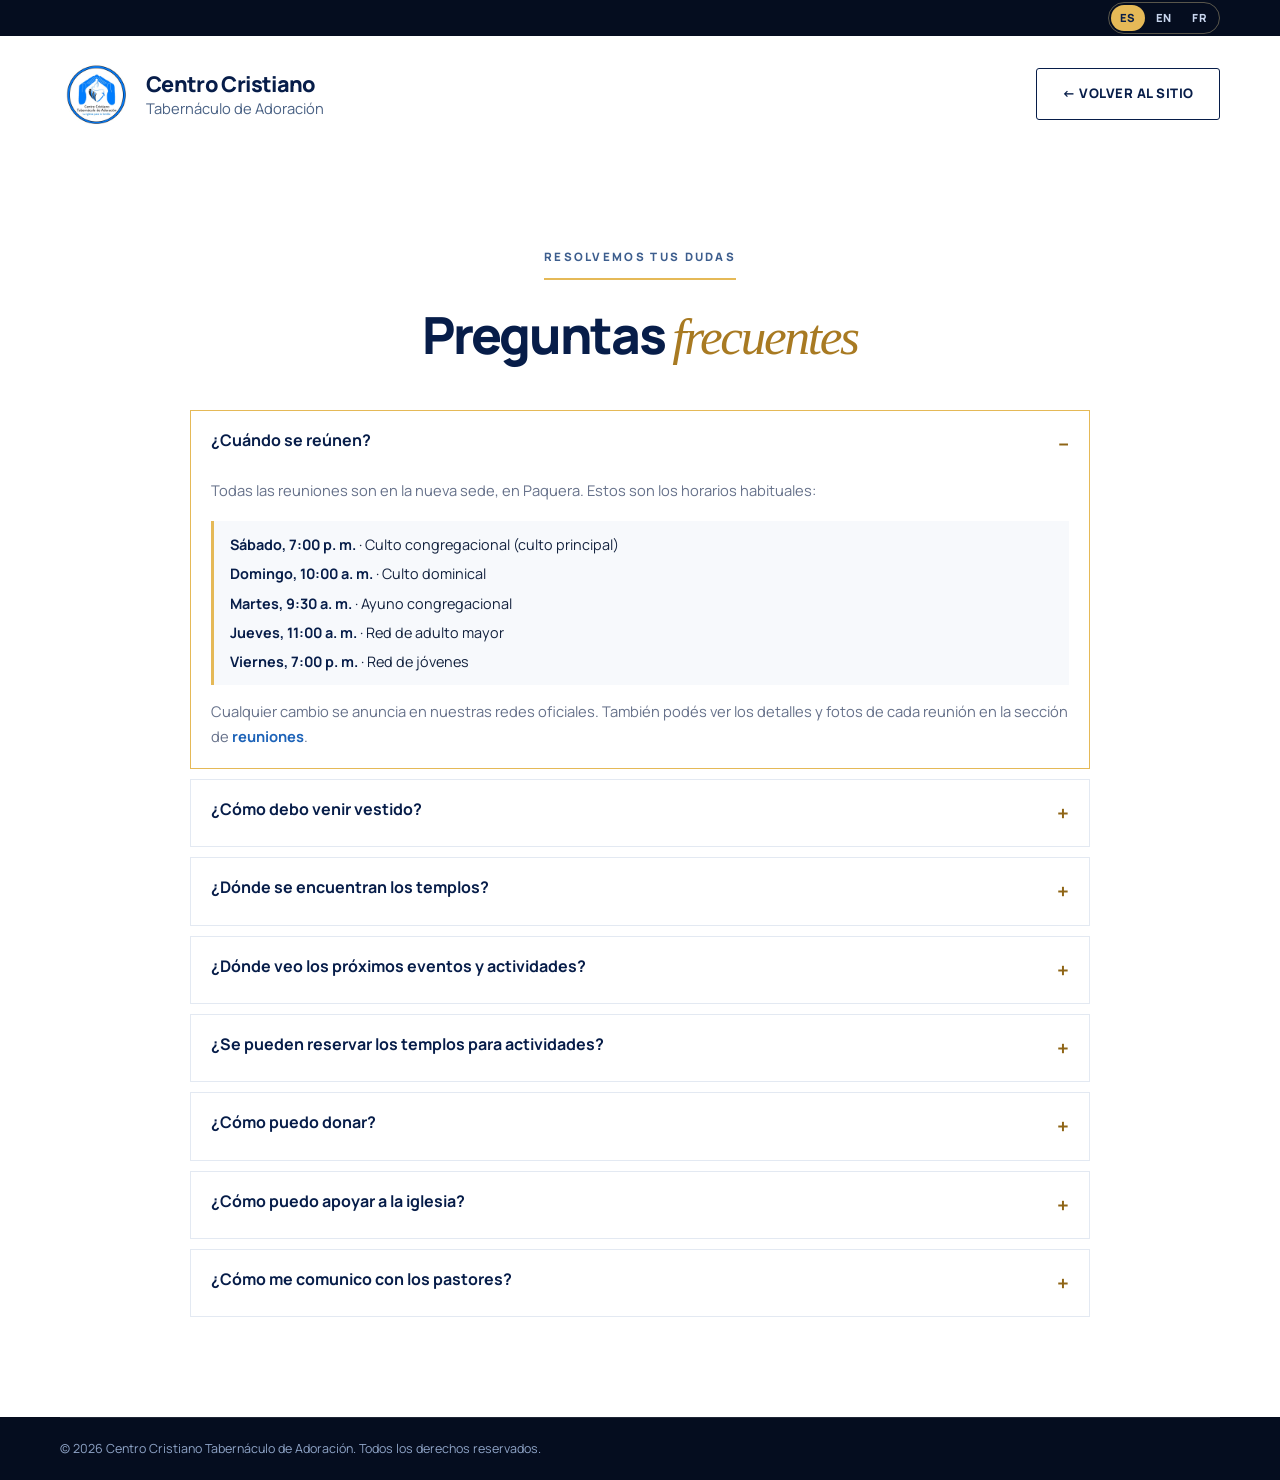
<file: preguntas.html>
<!DOCTYPE html>
<html lang="es">
<head>
  <meta charset="UTF-8">
  <meta name="viewport" content="width=device-width, initial-scale=1">
  <meta name="theme-color" content="#071d49">
  <meta name="description" content="Respuestas a las preguntas más frecuentes sobre reuniones, ubicaciones, reservación de templos y donaciones.">

  <title>Preguntas frecuentes | Centro Cristiano Tabernáculo de Adoración</title>

  <link rel="preconnect" href="https://fonts.googleapis.com">
  <link rel="preconnect" href="https://fonts.gstatic.com" crossorigin>
  <link href="https://fonts.googleapis.com/css2?family=Manrope:wght@400;500;600;700;800&family=Roboto+Slab:wght@400;500&display=swap" rel="stylesheet">

  <!-- Idiomas (español, inglés, francés) -->

  <script src="i18n.js?v=10"></script>


  <link rel="stylesheet" href="styles.css?v=13">
  <link rel="stylesheet" href="extras.css?v=28">

  <!-- Ícono de pestaña y vista previa al compartir -->
  <link rel="canonical" href="https://ade30192.github.io/CCTA_SITIO/preguntas.html">
  <link rel="icon" type="image/png" sizes="32x32" href="favicon-32.png">
  <link rel="icon" type="image/png" sizes="192x192" href="favicon-192.png">
  <link rel="apple-touch-icon" href="apple-touch-icon.png">
  <link rel="manifest" href="manifest.webmanifest">
  <meta name="apple-mobile-web-app-capable" content="yes">
  <meta name="mobile-web-app-capable" content="yes">
  <meta name="apple-mobile-web-app-title" content="CCTA">
  <meta property="og:type" content="website">
  <meta property="og:locale" content="es_CR">
  <meta property="og:site_name" content="Centro Cristiano Tabernáculo de Adoración">
  <meta property="og:title" content="Preguntas frecuentes | Centro Cristiano Tabernáculo de Adoración">
  <meta property="og:description" content="Respuestas a las preguntas más frecuentes sobre reuniones, ubicaciones, reservación de templos y donaciones.">
  <meta property="og:url" content="https://ade30192.github.io/CCTA_SITIO/preguntas.html">
  <meta property="og:image" content="https://ade30192.github.io/CCTA_SITIO/logo-compartir.jpg">
  <meta property="og:image:width" content="1200">
  <meta property="og:image:height" content="630">
  <meta property="og:image:alt" content="Logo del Centro Cristiano Tabernáculo de Adoración, Paquera">
  <meta name="twitter:card" content="summary_large_image">
  <script type="application/ld+json">
  {"@context": "https://schema.org", "@type": "FAQPage", "mainEntity": [{"@type": "Question", "name": "¿Cuándo se reúnen?", "acceptedAnswer": {"@type": "Answer", "text": "Todas las reuniones son en la nueva sede, en Paquera. Estos son los horarios habituales: Sábado, 7:00 p. m. · Culto congregacional (culto principal) Domingo, 10:00 a. m. · Culto dominical Martes, 9:30 a. m. · Ayuno congregacional Jueves, 11:00 a. m. · Red de adulto mayor Viernes, 7:00 p. m. · Red de jóvenes Cualquier cambio se anuncia en nuestras redes oficiales. También podés ver los detalles y fotos de cada reunión en la sección de reuniones."}}, {"@type": "Question", "name": "¿Cómo debo venir vestido?", "acceptedAnswer": {"@type": "Answer", "text": "Vení con la ropa con la que te sintás cómodo, procurando vestir con respeto. Nos reunimos en un momento de intimidad con Dios y deseamos honrarlo también con nuestra actitud y presentación."}}, {"@type": "Question", "name": "¿Dónde se encuentran los templos?", "acceptedAnswer": {"@type": "Answer", "text": "Contamos con la sede actual y una antigua sede. Encontrarás sus enlaces de Google Maps y Waze en la sección de ubicaciones."}}, {"@type": "Question", "name": "¿Dónde veo los próximos eventos y actividades?", "acceptedAnswer": {"@type": "Answer", "text": "En la página de anuncios publicamos los afiches, fechas y detalles de cada actividad, junto con los proyectos en los que estamos trabajando como iglesia."}}, {"@type": "Question", "name": "¿Se pueden reservar los templos para actividades?", "acceptedAnswer": {"@type": "Answer", "text": "Sí. Ambos templos pueden solicitarse para fiestas, cumpleaños, bodas, reuniones gerenciales y otras actividades, sujeto a disponibilidad, aprobación previa y las restricciones establecidas por la iglesia. Podés enviar una solicitud en línea o contactar a los pastores al 8757 2168 o al 8830 2005."}}, {"@type": "Question", "name": "¿Cómo puedo donar?", "acceptedAnswer": {"@type": "Answer", "text": "En la sección de donaciones elegí SINPE Móvil o una de las cuentas del Banco Nacional. Tocá el botón Copiar para guardar el número, pegalo en la aplicación de tu banco y revisá los datos antes de confirmar. Si tenés dudas, consultá con los pastores."}}, {"@type": "Question", "name": "¿Cómo puedo apoyar a la iglesia?", "acceptedAnswer": {"@type": "Answer", "text": "Podés colaborar por SINPE Móvil o mediante las cuentas bancarias indicadas en la sección de donaciones."}}, {"@type": "Question", "name": "¿Cómo me comunico con los pastores?", "acceptedAnswer": {"@type": "Answer", "text": "Llamá o escribí a Danixa Villalobos Gutiérrez al +506 8757 2168 o a Gabriel Quirós Leal al +506 8830 2005. También podés escribir al correo tabernaculodeadoracion1952@gmail.com."}}]}
  </script>
</head>

<body>

  <!-- ENCABEZADO SIMPLE -->
  <header class="masthead">
    <div class="container masthead-inner">

      <a class="brand" href="index.html" aria-label="Centro Cristiano Tabernáculo de Adoración, ir al inicio">
        <img src="logo-iglesia.jpg"
             alt="Logo del Centro Cristiano Tabernáculo de Adoración"
             class="brand-logo">

        <span class="brand-copy">
          <strong>Centro Cristiano</strong>
          <span>Tabernáculo de Adoración</span>
        </span>
      </a>

      <a class="btn btn-outline-navy sub-top-btn" href="index.html#nuevo">← Volver al sitio</a>

    </div>
  </header>


  <main id="contenido" class="sub-page">

    <section class="section newhere" id="preguntas">
      <div class="container narrow">

        <header class="sec-head">
          <span class="label dark">Resolvemos tus dudas</span>
          <h1 class="title center">Preguntas <em>frecuentes</em></h1>
        </header>

        <div class="faq">

          <details open>
            <summary>¿Cuándo se reúnen?</summary>
            <p>
              Todas las reuniones son en la nueva sede, en Paquera. Estos son los horarios habituales:
            </p>
            <ul class="faq-horario">
              <li><strong>Sábado, 7:00 p. m.</strong> · Culto congregacional (culto principal)</li>
              <li><strong>Domingo, 10:00 a. m.</strong> · Culto dominical</li>
              <li><strong>Martes, 9:30 a. m.</strong> · Ayuno congregacional</li>
              <li><strong>Jueves, 11:00 a. m.</strong> · Red de adulto mayor</li>
              <li><strong>Viernes, 7:00 p. m.</strong> · Red de jóvenes</li>
            </ul>
            <p>
              Cualquier cambio se anuncia en nuestras redes oficiales. También podés ver los detalles y fotos de cada reunión en la sección de <a href="index.html#agenda">reuniones</a>.
            </p>
          </details>

          <details>
            <summary>¿Cómo debo venir vestido?</summary>
            <p>
              Vení con la ropa con la que te sintás cómodo, procurando vestir con respeto. Nos reunimos en un momento de intimidad con Dios y deseamos honrarlo también con nuestra actitud y presentación.
            </p>
          </details>

          <details>
            <summary>¿Dónde se encuentran los templos?</summary>
            <p>
              Contamos con la sede actual y una antigua sede. Encontrarás sus enlaces de Google Maps y Waze en la sección de <a href="index.html#ubicaciones">ubicaciones</a>.
            </p>
          </details>

          <details>
            <summary>¿Dónde veo los próximos eventos y actividades?</summary>
            <p>
              En la página de <a href="anuncios.html">anuncios</a> publicamos los afiches, fechas y detalles de cada actividad, junto con los proyectos en los que estamos trabajando como iglesia.
            </p>
          </details>

          <details>
            <summary>¿Se pueden reservar los templos para actividades?</summary>
            <p>
              Sí. Ambos templos pueden solicitarse para fiestas, cumpleaños, bodas, reuniones gerenciales y otras actividades, sujeto a disponibilidad, aprobación previa y las restricciones establecidas por la iglesia. Podés <a href="reservar.html">enviar una solicitud en línea</a> o contactar a los pastores al <a href="tel:+50687572168">8757&nbsp;2168</a> o al <a href="tel:+50688302005">8830&nbsp;2005</a>.
            </p>
          </details>

          <details>
            <summary>¿Cómo puedo donar?</summary>
            <p>
              En la sección de <a href="index.html#donaciones">donaciones</a> elegí SINPE Móvil o una de las cuentas del Banco Nacional. Tocá el botón <strong>Copiar</strong> para guardar el número, pegalo en la aplicación de tu banco y revisá los datos antes de confirmar. Si tenés dudas, consultá con los pastores.
            </p>
          </details>

          <details>
            <summary>¿Cómo puedo apoyar a la iglesia?</summary>
            <p>
              Podés colaborar por SINPE Móvil o mediante las cuentas bancarias indicadas en la sección de <a href="index.html#donaciones">donaciones</a>.
            </p>
          </details>

          <details>
            <summary>¿Cómo me comunico con los pastores?</summary>
            <p>
              Llamá o escribí a Danixa Villalobos Gutiérrez al <a href="tel:+50687572168">+506&nbsp;8757&nbsp;2168</a> o a Gabriel Quirós Leal al <a href="tel:+50688302005">+506&nbsp;8830&nbsp;2005</a>. También podés escribir al correo <a href="mailto:tabernaculodeadoracion1952@gmail.com">tabernaculodeadoracion1952@gmail.com</a>.
            </p>
          </details>


        </div>

      </div>
    </section>

  </main>


  <!-- PIE DE PÁGINA SIMPLE -->
  <footer class="footer">
    <div class="container footer-bottom">
      <span>
        © <span id="year"></span> Centro Cristiano Tabernáculo de Adoración. Todos los derechos reservados.
      </span>
    </div>
  </footer>

  <script>
    (function () {
      var year = document.getElementById('year');
      if (year) year.textContent = new Date().getFullYear();
    })();
  </script>



  <script src="volver.js?v=3" defer></script>

  <script src="equipo.js?v=2" defer></script>

  <script src="app.js?v=3" defer></script>

</body>
</html>
</file>
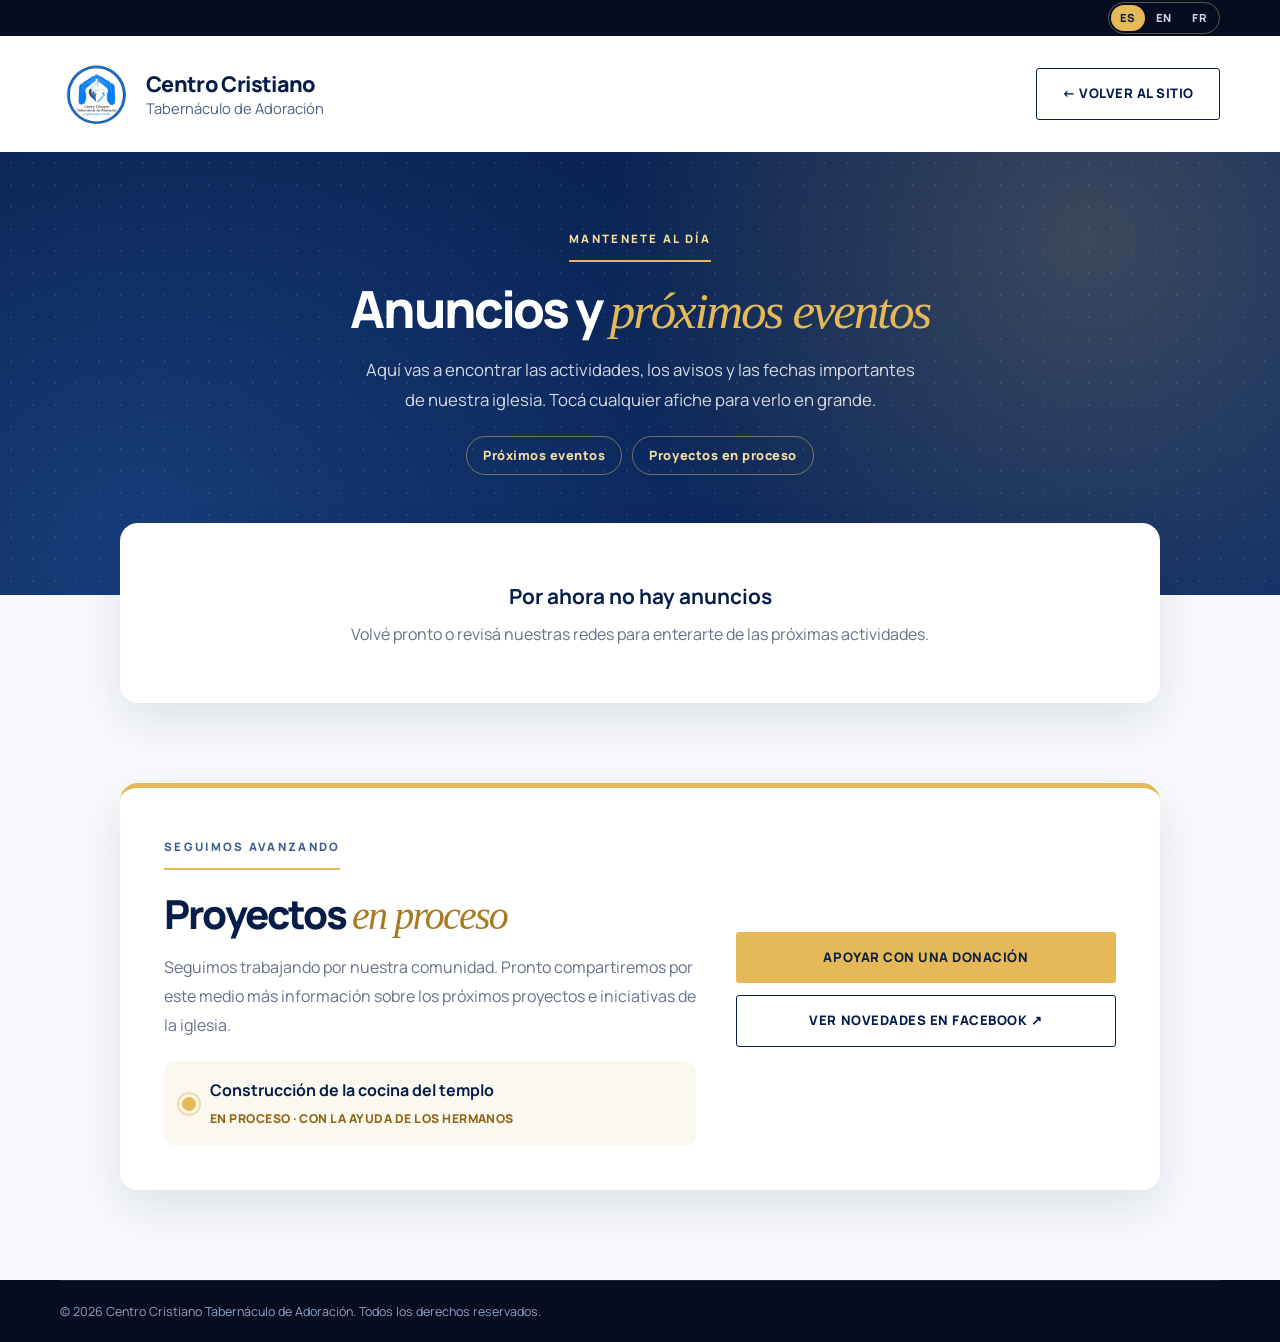
<file: proyectos.html>
<!DOCTYPE html>
<html lang="es">
<head>
  <meta charset="UTF-8">
  <meta name="viewport" content="width=device-width, initial-scale=1">
  <meta name="theme-color" content="#071d49">
  <meta http-equiv="refresh" content="0; url=anuncios.html#proyectos">
  <link rel="canonical" href="https://ade30192.github.io/CCTA_SITIO/anuncios.html#proyectos">
  <meta name="description" content="Proyectos e iniciativas en proceso del Centro Cristiano Tabernáculo de Adoración en Paquera, Puntarenas.">

  <title>Nuevos proyectos | Centro Cristiano Tabernáculo de Adoración</title>

  <link rel="preconnect" href="https://fonts.googleapis.com">
  <link rel="preconnect" href="https://fonts.gstatic.com" crossorigin>
  <link href="https://fonts.googleapis.com/css2?family=Manrope:wght@400;500;600;700;800&family=Roboto+Slab:wght@400;500&display=swap" rel="stylesheet">

  <link rel="stylesheet" href="styles.css?v=13">
  <link rel="stylesheet" href="extras.css?v=28">

  <!-- Ícono de pestaña y vista previa al compartir -->
  <link rel="icon" type="image/png" sizes="32x32" href="favicon-32.png">
  <link rel="icon" type="image/png" sizes="192x192" href="favicon-192.png">
  <link rel="apple-touch-icon" href="apple-touch-icon.png">
  <meta property="og:type" content="website">
  <meta property="og:locale" content="es_CR">
  <meta property="og:site_name" content="Centro Cristiano Tabernáculo de Adoración">
  <meta property="og:title" content="Nuevos proyectos | Centro Cristiano Tabernáculo de Adoración">
  <meta property="og:description" content="Proyectos e iniciativas en proceso del Centro Cristiano Tabernáculo de Adoración en Paquera, Puntarenas.">
  <meta property="og:url" content="https://ade30192.github.io/CCTA_SITIO/proyectos.html">
  <meta property="og:image" content="https://ade30192.github.io/CCTA_SITIO/logo-compartir.jpg">
  <meta property="og:image:width" content="1200">
  <meta property="og:image:height" content="630">
  <meta name="twitter:card" content="summary_large_image">
  <script>location.replace('anuncios.html#proyectos');</script>
</head>

<body>
  <!-- Los proyectos ahora están dentro de la página de anuncios -->
  <main class="sub-page" style="padding:80px 20px;text-align:center">
    <p>Los proyectos ahora están en la página de anuncios.</p>
    <a class="btn btn-navy" href="anuncios.html#proyectos">Ver proyectos en proceso</a>
  </main>
</body>
</html>
</file>
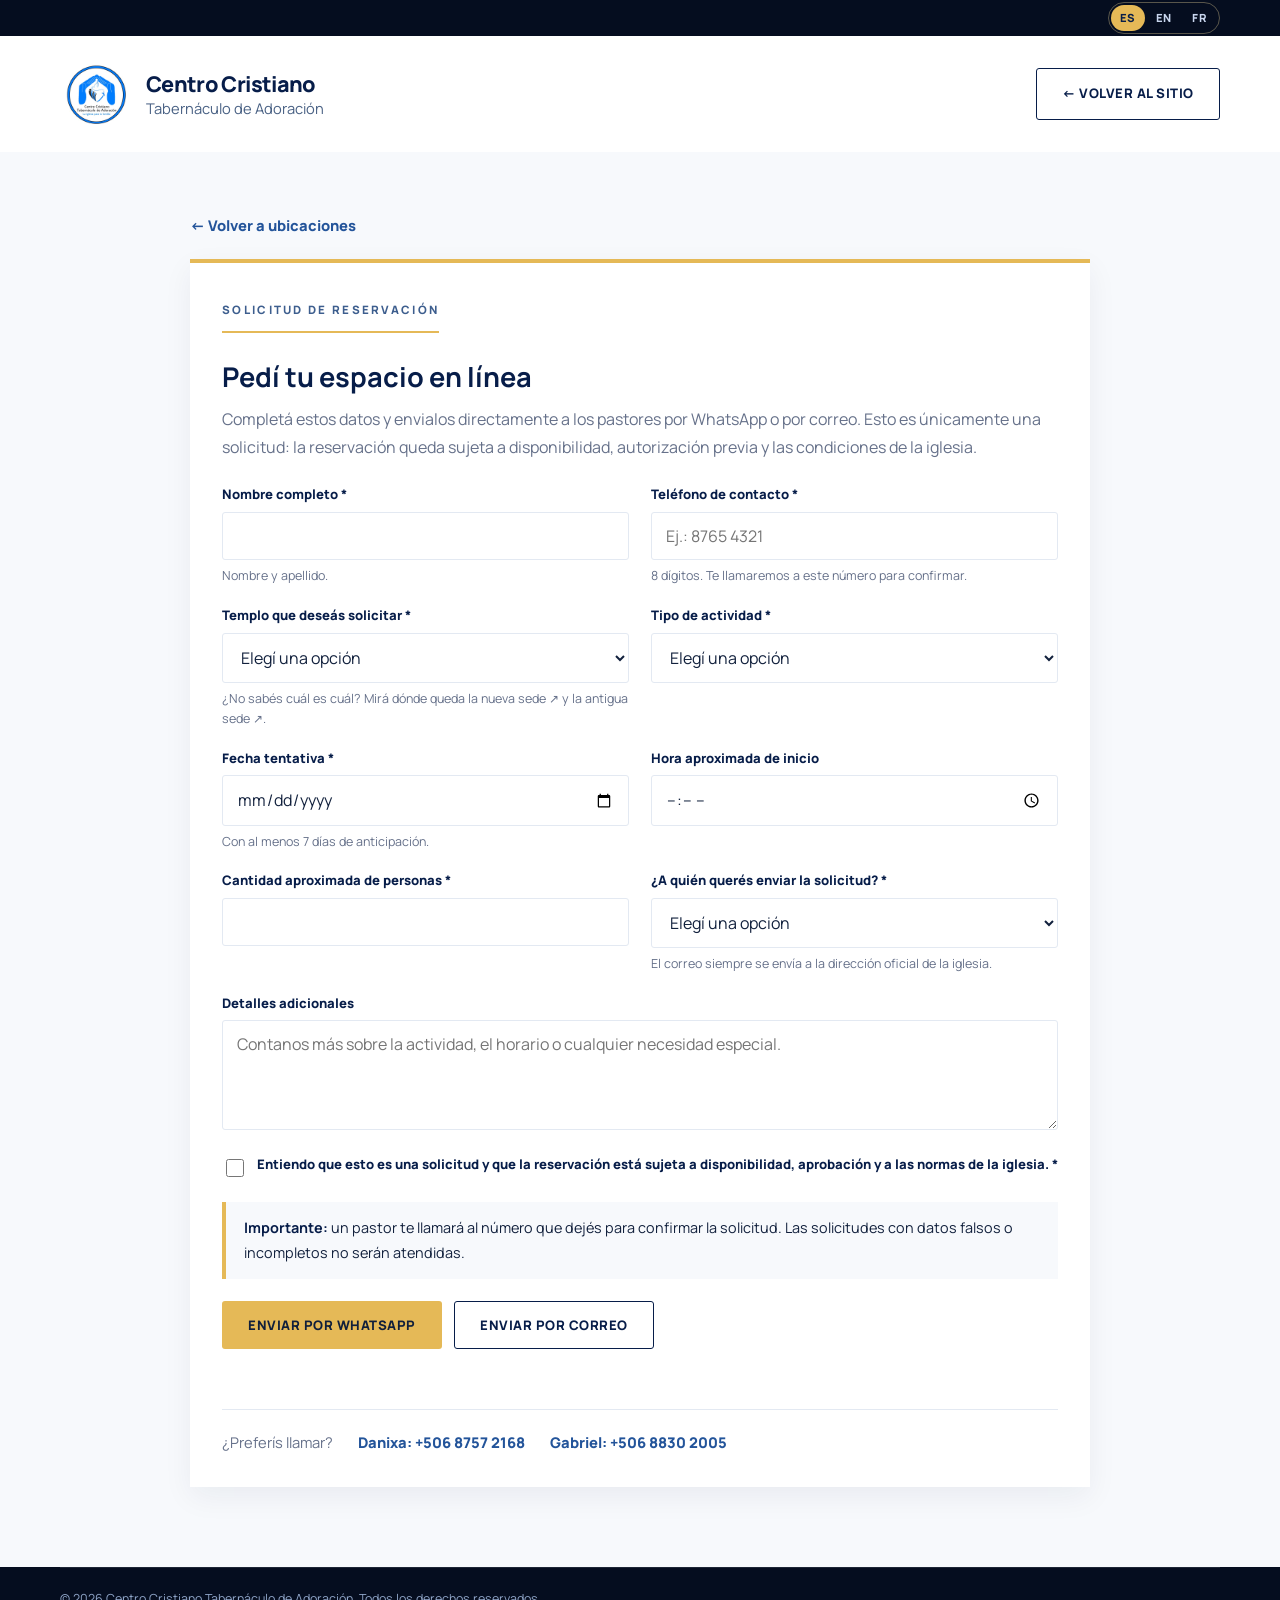
<file: reservar.html>
<!DOCTYPE html>
<html lang="es">
<head>
  <meta charset="UTF-8">
  <meta name="viewport" content="width=device-width, initial-scale=1">
  <meta name="theme-color" content="#071d49">
  <meta name="description" content="Solicitud de reservación de los templos del Centro Cristiano Tabernáculo de Adoración en Paquera, Puntarenas.">

  <title>Solicitar reservación | Centro Cristiano Tabernáculo de Adoración</title>

  <link rel="preconnect" href="https://fonts.googleapis.com">
  <link rel="preconnect" href="https://fonts.gstatic.com" crossorigin>
  <link href="https://fonts.googleapis.com/css2?family=Manrope:wght@400;500;600;700;800&family=Roboto+Slab:wght@400;500&display=swap" rel="stylesheet">

  <!-- Idiomas (español, inglés, francés) -->

  <script src="i18n.js?v=10"></script>


  <link rel="stylesheet" href="styles.css?v=13">

  <!-- Ícono de pestaña y vista previa al compartir -->
  <link rel="canonical" href="https://ade30192.github.io/CCTA_SITIO/reservar.html">
  <link rel="icon" type="image/png" sizes="32x32" href="favicon-32.png">
  <link rel="icon" type="image/png" sizes="192x192" href="favicon-192.png">
  <link rel="apple-touch-icon" href="apple-touch-icon.png">
  <link rel="manifest" href="manifest.webmanifest">
  <meta name="apple-mobile-web-app-capable" content="yes">
  <meta name="mobile-web-app-capable" content="yes">
  <meta name="apple-mobile-web-app-title" content="CCTA">
  <meta property="og:type" content="website">
  <meta property="og:locale" content="es_CR">
  <meta property="og:site_name" content="Centro Cristiano Tabernáculo de Adoración">
  <meta property="og:title" content="Solicitar reservación | Centro Cristiano Tabernáculo de Adoración">
  <meta property="og:description" content="Solicitá la reservación de nuestros templos para tu actividad. Paquera, Puntarenas.">
  <meta property="og:url" content="https://ade30192.github.io/CCTA_SITIO/reservar.html">
  <meta property="og:image" content="https://ade30192.github.io/CCTA_SITIO/logo-compartir.jpg">
  <meta property="og:image:width" content="1200">
  <meta property="og:image:height" content="630">
  <meta property="og:image:alt" content="Logo del Centro Cristiano Tabernáculo de Adoración, Paquera">
  <meta name="twitter:card" content="summary_large_image">

  <style>
    .rsv-page{background:var(--bg,#f7f9fc);padding:60px 0 80px}
    .rsv-cal{margin-bottom:24px;padding:28px 32px;background:#fff;border-top:4px solid var(--navy,#071d49);box-shadow:0 10px 28px rgba(7,29,73,.06)}
    .rsv-cal[hidden]{display:none}
    .rsv-cal h2{margin:6px 0 8px;color:var(--navy,#071d49);font-size:1.4rem}
    .rsv-cal p{margin:0 0 16px;color:var(--muted,#66718a);line-height:1.7}
    .rsv-cal-frame{position:relative;overflow:hidden;border:1px solid var(--line,#e3e9f2);border-radius:8px;height:520px}
    .rsv-cal-frame iframe{position:absolute;inset:0;width:100%;height:100%;border:0}
    @media (max-width:640px){.rsv-cal{padding:22px 18px}.rsv-cal-frame{height:460px}}
    .rsv-wrap{max-width:900px;margin:0 auto}
    .rsv-back{display:inline-block;margin-bottom:22px;color:#23549a;font-weight:800;font-size:.92rem}
    .rsv-back:hover{text-decoration:underline}
    .rsv-form-wrap{padding:32px;background:#fff;border-top:4px solid var(--gold,#e5b957);box-shadow:0 10px 28px rgba(7,29,73,.06)}
    .rsv-form-wrap h1{margin:8px 0 10px;color:var(--navy,#071d49);font-size:1.7rem;line-height:1.3}
    .rsv-intro{margin:0 0 22px;max-width:900px;color:var(--muted,#66718a);line-height:1.8}
    .rsv-grid{display:grid;grid-template-columns:repeat(2,1fr);gap:18px 22px}
    .rsv-field{display:flex;flex-direction:column;gap:6px}
    .rsv-field.rsv-full{grid-column:1/-1}
    .rsv-field label{font-size:.82rem;font-weight:800;color:var(--navy,#071d49)}
    .rsv-field input,.rsv-field select,.rsv-field textarea{width:100%;padding:12px 14px;border:1px solid var(--line,#e3e9f2);border-radius:3px;background:#fff;color:var(--ink,#12213d);font-family:inherit;font-size:1rem;line-height:1.4}
    .rsv-field textarea{min-height:110px;resize:vertical}
    .rsv-field input:focus,.rsv-field select:focus,.rsv-field textarea:focus{outline:3px solid var(--gold,#e5b957);outline-offset:1px;border-color:var(--navy,#071d49)}
    .rsv-hint{font-size:.78rem;color:var(--muted,#66718a)}
    .rsv-check{display:flex;align-items:flex-start;gap:10px;margin-top:6px;color:var(--ink,#12213d);font-size:.92rem;line-height:1.6}
    .rsv-check input{margin-top:5px;width:18px;height:18px;flex:none;accent-color:var(--navy,#071d49)}
    .rsv-actions{display:flex;flex-wrap:wrap;gap:12px;margin-top:22px}
    .rsv-actions .btn{margin-top:0}
    .rsv-msg{margin:14px 0 0;font-size:.9rem;font-weight:700;color:#a12a2a;min-height:1.4em}
    .rsv-msg.rsv-ok{color:#1f6b3a}
    .rsv-phones{display:flex;flex-wrap:wrap;gap:12px 25px;margin-top:26px;padding-top:20px;border-top:1px solid var(--line,#e3e9f2);font-size:.92rem;color:var(--muted,#66718a)}
    .rsv-phones a{color:#23549a;font-weight:800}
    .rsv-err{font-size:.8rem;font-weight:700;color:#a12a2a;line-height:1.4}
    .rsv-err:empty{display:none}
    .rsv-field input[aria-invalid="true"],.rsv-field select[aria-invalid="true"],.rsv-field textarea[aria-invalid="true"]{border-color:#a12a2a;background:#fff8f8}
    .rsv-check.rsv-check-invalid span{color:#a12a2a}
    .rsv-aviso{margin:22px 0 0;padding:14px 18px;background:#f7f9fc;border-left:4px solid var(--gold,#e5b957);color:var(--ink,#12213d);font-size:.9rem;line-height:1.7}
    .rsv-aviso strong{color:var(--navy,#071d49)}
    @media (max-width:700px){
      .rsv-top-btn{display:none}
      .rsv-page{padding:36px 0 56px}
      .rsv-form-wrap{padding:23px 19px}
      .rsv-grid{grid-template-columns:1fr}
      .rsv-actions .btn{width:100%}
    }
  </style>
</head>

<body>

  <!-- ENCABEZADO SIMPLE -->
  <header class="masthead">
    <div class="container masthead-inner">

      <a class="brand" href="index.html" aria-label="Centro Cristiano Tabernáculo de Adoración, ir al inicio">
        <img src="logo-iglesia.jpg"
             alt="Logo del Centro Cristiano Tabernáculo de Adoración"
             class="brand-logo">

        <span class="brand-copy">
          <strong>Centro Cristiano</strong>
          <span>Tabernáculo de Adoración</span>
        </span>
      </a>

      <a class="btn btn-outline-navy rsv-top-btn sub-top-btn" href="index.html#ubicaciones">← Volver al sitio</a>

    </div>
  </header>


  <main class="rsv-page">
    <div class="container">
      <div class="rsv-wrap">

        <a class="rsv-back sub-top-btn" href="index.html#ubicaciones">← Volver a ubicaciones</a>

        <!-- Disponibilidad (aparece solo si el calendario está configurado en config.json desde el editor) -->
        <section class="rsv-cal" id="disponibilidad" hidden aria-labelledby="rsv-cal-titulo">
          <span class="label dark">Antes de pedir</span>
          <h2 id="rsv-cal-titulo">Disponibilidad de los templos</h2>
          <p>Los días marcados como <b>ocupado</b> ya tienen una actividad. Elegí una fecha libre y completá la solicitud de abajo.</p>
          <div class="rsv-cal-frame">
            <iframe id="rsv-cal-iframe" title="Calendario de disponibilidad de los templos" loading="lazy"></iframe>
          </div>
        </section>

        <div class="rsv-form-wrap" id="solicitud-reservacion">
          <span class="label dark">Solicitud de reservación</span>
          <h1>Pedí tu espacio en línea</h1>
          <p class="rsv-intro">
            Completá estos datos y envialos directamente a los pastores por WhatsApp o por correo. Esto es únicamente una solicitud: la reservación queda sujeta a disponibilidad, autorización previa y las condiciones de la iglesia.
          </p>

          <form id="rsv-form" novalidate>
            <div class="rsv-grid">

              <div class="rsv-field">
                <label for="rsv-nombre">Nombre completo *</label>
                <input type="text" id="rsv-nombre" name="nombre" autocomplete="name" maxlength="80" aria-describedby="hint-nombre err-nombre" required>
                <span class="rsv-hint" id="hint-nombre">Nombre y apellido.</span>
                <span class="rsv-err" id="err-nombre"></span>
              </div>

              <div class="rsv-field">
                <label for="rsv-telefono">Teléfono de contacto *</label>
                <input type="tel" id="rsv-telefono" name="telefono" autocomplete="tel" inputmode="tel" maxlength="20" placeholder="Ej.: 8765 4321" aria-describedby="hint-telefono err-telefono" required>
                <span class="rsv-hint" id="hint-telefono">8 dígitos. Te llamaremos a este número para confirmar.</span>
                <span class="rsv-err" id="err-telefono"></span>
              </div>

              <div class="rsv-field">
                <label for="rsv-templo">Templo que deseás solicitar *</label>
                <select id="rsv-templo" name="templo" aria-describedby="hint-templo err-templo" required>
                  <option value="">Elegí una opción</option>
                  <option value="Nueva sede">Nueva sede (donde nos reunimos actualmente)</option>
                  <option value="Antigua sede">Antigua sede (templo anterior)</option>
                  <option value="Cualquiera de los dos">Cualquiera de los dos</option>
                </select>
                <span class="rsv-hint" id="hint-templo">
                  ¿No sabés cuál es cuál? Mirá dónde queda la
                  <a href="https://maps.app.goo.gl/1FFF9h1yUEk9TKFH7" target="_blank" rel="noopener noreferrer">nueva sede ↗</a>
                  y la
                  <a href="https://maps.app.goo.gl/YrNSQynUugQfBkUW6" target="_blank" rel="noopener noreferrer">antigua sede ↗</a>.
                </span>
                <span class="rsv-err" id="err-templo"></span>
              </div>

              <div class="rsv-field">
                <label for="rsv-tipo">Tipo de actividad *</label>
                <select id="rsv-tipo" name="tipo" aria-describedby="err-tipo" required>
                  <option value="">Elegí una opción</option>
                  <option value="Fiesta">Fiesta</option>
                  <option value="Cumpleaños">Cumpleaños</option>
                  <option value="Boda">Boda</option>
                  <option value="Reunión gerencial">Reunión gerencial</option>
                  <option value="Otra actividad">Otra actividad</option>
                </select>
                <span class="rsv-err" id="err-tipo"></span>
              </div>

              <div class="rsv-field">
                <label for="rsv-fecha">Fecha tentativa *</label>
                <input type="date" id="rsv-fecha" name="fecha" aria-describedby="hint-fecha err-fecha" required>
                <span class="rsv-hint" id="hint-fecha">Con al menos 7 días de anticipación.</span>
                <span class="rsv-err" id="err-fecha"></span>
              </div>

              <div class="rsv-field">
                <label for="rsv-hora">Hora aproximada de inicio</label>
                <input type="time" id="rsv-hora" name="hora">
              </div>

              <div class="rsv-field">
                <label for="rsv-personas">Cantidad aproximada de personas *</label>
                <input type="number" id="rsv-personas" name="personas" min="1" max="1000" inputmode="numeric" aria-describedby="err-personas" required>
                <span class="rsv-err" id="err-personas"></span>
              </div>

              <div class="rsv-field">
                <label for="rsv-pastor">¿A quién querés enviar la solicitud? *</label>
                <select id="rsv-pastor" name="pastor" aria-describedby="hint-pastor err-pastor" required>
                  <option value="">Elegí una opción</option>
                  <option value="50687572168">Pastora Danixa</option>
                  <option value="50688302005">Pastor Gabriel</option>
                </select>
                <span class="rsv-hint" id="hint-pastor">El correo siempre se envía a la dirección oficial de la iglesia.</span>
                <span class="rsv-err" id="err-pastor"></span>
              </div>

              <div class="rsv-field rsv-full">
                <label for="rsv-detalles">Detalles adicionales <span id="rsv-detalles-req"></span></label>
                <textarea id="rsv-detalles" name="detalles" maxlength="600" placeholder="Contanos más sobre la actividad, el horario o cualquier necesidad especial." aria-describedby="err-detalles"></textarea>
                <span class="rsv-err" id="err-detalles"></span>
              </div>

              <div class="rsv-field rsv-full">
                <label class="rsv-check" for="rsv-acepto" id="rsv-check-label">
                  <input type="checkbox" id="rsv-acepto" aria-describedby="err-acepto" required>
                  <span>Entiendo que esto es una solicitud y que la reservación está sujeta a disponibilidad, aprobación y a las normas de la iglesia. *</span>
                </label>
                <span class="rsv-err" id="err-acepto"></span>
              </div>

            </div>

            <p class="rsv-aviso">
              <strong>Importante:</strong> un pastor te llamará al número que dejés para confirmar la solicitud. Las solicitudes con datos falsos o incompletos no serán atendidas.
            </p>

            <div class="rsv-actions">
              <button type="button" class="btn btn-gold" id="rsv-btn-wa">Enviar por WhatsApp</button>
              <button type="button" class="btn btn-outline-navy" id="rsv-btn-mail">Enviar por correo</button>
            </div>

            <p class="rsv-msg" id="rsv-msg" role="status" aria-live="polite"></p>
          </form>

          <div class="rsv-phones">
            <span>¿Preferís llamar?</span>
            <a href="tel:+50687572168">Danixa: +506&nbsp;8757&nbsp;2168</a>
            <a href="tel:+50688302005">Gabriel: +506&nbsp;8830&nbsp;2005</a>
          </div>
        </div>

      </div>
    </div>
  </main>


  <!-- PIE DE PÁGINA SIMPLE -->
  <footer class="footer">
    <div class="container footer-bottom">
      <span>
        © <span id="year"></span> Centro Cristiano Tabernáculo de Adoración. Todos los derechos reservados.
      </span>
    </div>
  </footer>


  <script>
    (function () {
      var year = document.getElementById('year');
      if (year) year.textContent = new Date().getFullYear();

      var form = document.getElementById('rsv-form');
      if (!form) return;

      var T = window.cctaT || function (x, v) { return String(x).replace(/\{(\w+)\}/g, function (m, k) { return v && k in v ? v[k] : m; }); };
      var msg = document.getElementById('rsv-msg');
      var CORREO = 'tabernaculodeadoracion1952@gmail.com';
      var DIAS_ANTICIPACION = 7;
      var MESES_MAXIMO = 18;

      /* ---------- Utilidades ---------- */

      function $(id) { return document.getElementById(id); }

      function val(id) {
        return ($(id).value || '').replace(/\s+/g, ' ').trim();
      }

      function iso(d) {
        var mm = String(d.getMonth() + 1).padStart(2, '0');
        var dd = String(d.getDate()).padStart(2, '0');
        return d.getFullYear() + '-' + mm + '-' + dd;
      }

      function fechaMinima() {
        var d = new Date();
        d.setHours(12, 0, 0, 0);
        d.setDate(d.getDate() + DIAS_ANTICIPACION);
        return iso(d);
      }

      function fechaMaxima() {
        var d = new Date();
        d.setHours(12, 0, 0, 0);
        d.setMonth(d.getMonth() + MESES_MAXIMO);
        return iso(d);
      }

      function formatoFecha(isoStr) {
        var p = isoStr.split('-');
        return p.length === 3 ? p[2] + '/' + p[1] + '/' + p[0] : isoStr;
      }

      // Devuelve los 8 dígitos del teléfono o '' si no es válido
      function digitosTelefono(valor) {
        var d = String(valor).replace(/[\s\-().]/g, '');
        if (/^\+506/.test(d)) d = d.slice(4);
        else if (/^00506/.test(d)) d = d.slice(5);
        else if (/^506\d{8}$/.test(d)) d = d.slice(3);
        if (!/^\d{8}$/.test(d)) return '';
        return d;
      }

      function telefonoBonito(d) {
        return d.slice(0, 4) + '-' + d.slice(4);
      }

      try { $('rsv-fecha').min = fechaMinima(); $('rsv-fecha').max = fechaMaxima(); } catch (e) {}

      /* ---------- Reglas de validación ---------- */

      var reglas = [
        { id: 'rsv-nombre', err: 'err-nombre', check: function () {
            var v = val('rsv-nombre');
            if (!v) return T('Escribí tu nombre completo.');
            var partes = v.split(' ');
            if (partes.length < 2) return T('Escribí tu nombre y apellido.');
            if (!/^[\p{L}][\p{L}'’.\- ]*$/u.test(v)) return T('El nombre solo puede tener letras.');
            for (var i = 0; i < partes.length; i++) {
              if (partes[i].replace(/[^\p{L}]/gu, '').length < 2) return T('Escribí tu nombre y apellido completos.');
            }
            if (v.length < 5) return T('El nombre es demasiado corto.');
            return '';
        } },
        { id: 'rsv-telefono', err: 'err-telefono', check: function () {
            var v = val('rsv-telefono');
            if (!v) return T('Escribí un teléfono para poder llamarte.');
            var d = digitosTelefono(v);
            if (!d) return T('Escribí un número de 8 dígitos, por ejemplo 8765 4321.');
            if (!/^[2456789]/.test(d)) return T('Ese número no parece de Costa Rica. Revisalo, por favor.');
            if (/^(\d)\1{7}$/.test(d)) return T('Revisá el número: parece inválido.');
            return '';
        } },
        { id: 'rsv-templo', err: 'err-templo', check: function () {
            return val('rsv-templo') ? '' : T('Elegí el templo que querés solicitar.');
        } },
        { id: 'rsv-tipo', err: 'err-tipo', check: function () {
            return val('rsv-tipo') ? '' : T('Elegí el tipo de actividad.');
        } },
        { id: 'rsv-fecha', err: 'err-fecha', check: function () {
            var v = val('rsv-fecha');
            if (!v) return T('Elegí una fecha tentativa.');
            if (v < fechaMinima()) return T('La fecha debe ser con al menos {n} días de anticipación (desde el {f}).', { n: DIAS_ANTICIPACION, f: formatoFecha(fechaMinima()) });
            if (v > fechaMaxima()) return T('Elegí una fecha dentro de los próximos {n} meses.', { n: MESES_MAXIMO });
            return '';
        } },
        { id: 'rsv-personas', err: 'err-personas', check: function () {
            var v = val('rsv-personas');
            if (!v) return T('Indicá la cantidad aproximada de personas.');
            var n = Number(v);
            if (!/^\d+$/.test(v) || n < 1 || n > 1000) return T('Escribí un número entre 1 y 1000.');
            return '';
        } },
        { id: 'rsv-pastor', err: 'err-pastor', check: function () {
            return val('rsv-pastor') ? '' : T('Elegí a quién querés enviar la solicitud.');
        } },
        { id: 'rsv-detalles', err: 'err-detalles', check: function () {
            var v = val('rsv-detalles');
            if (val('rsv-tipo') === 'Otra actividad' && v.length < 10) return T('Contanos brevemente qué actividad es (mínimo 10 caracteres).');
            return '';
        } },
        { id: 'rsv-acepto', err: 'err-acepto', check: function () {
            return $('rsv-acepto').checked ? '' : T('Tenés que aceptar para poder enviar la solicitud.');
        } }
      ];

      function marcar(regla, mensaje) {
        var campo = $(regla.id);
        $(regla.err).textContent = mensaje;
        if (mensaje) campo.setAttribute('aria-invalid', 'true');
        else campo.removeAttribute('aria-invalid');
        if (regla.id === 'rsv-acepto') {
          $('rsv-check-label').classList.toggle('rsv-check-invalid', !!mensaje);
        }
      }

      function validarCampo(regla) {
        var m = regla.check();
        marcar(regla, m);
        return m;
      }

      function validarTodo() {
        msg.className = 'rsv-msg';
        var primero = null;
        reglas.forEach(function (r) {
          if (validarCampo(r) && !primero) primero = $(r.id);
        });
        if (primero) {
          msg.textContent = T('Revisá los campos marcados antes de enviar.');
          primero.focus();
          return false;
        }
        msg.textContent = '';
        return true;
      }

      // Detalles obligatorios solo si es "Otra actividad"
      function actualizarDetalles() {
        $('rsv-detalles-req').textContent = val('rsv-tipo') === 'Otra actividad' ? '*' : '';
      }

      // Validar al salir de cada campo y limpiar el error al corregir
      reglas.forEach(function (r) {
        var el = $(r.id);
        el.addEventListener('blur', function () { if (el.value || el.checked || el.getAttribute('aria-invalid')) validarCampo(r); });
        el.addEventListener('input', function () { if (el.getAttribute('aria-invalid')) validarCampo(r); });
        el.addEventListener('change', function () { if (el.getAttribute('aria-invalid')) validarCampo(r); });
      });
      $('rsv-tipo').addEventListener('change', function () {
        actualizarDetalles();
        var d = reglas.filter(function (r) { return r.id === 'rsv-detalles'; })[0];
        if ($('rsv-detalles').getAttribute('aria-invalid')) validarCampo(d);
      });
      actualizarDetalles();

      /* ---------- Mensaje ---------- */

      function construirMensaje() {
        var lineas = [
          'Hola, quisiera solicitar la reservación de un templo.',
          '',
          'Nombre: ' + val('rsv-nombre'),
          'Teléfono: ' + telefonoBonito(digitosTelefono(val('rsv-telefono'))),
          'Templo: ' + val('rsv-templo'),
          'Tipo de actividad: ' + val('rsv-tipo'),
          'Fecha tentativa: ' + formatoFecha(val('rsv-fecha'))
        ];
        if (val('rsv-hora')) lineas.push('Hora aproximada: ' + val('rsv-hora'));
        lineas.push('Cantidad de personas: ' + val('rsv-personas'));
        if (val('rsv-detalles')) lineas.push('Detalles: ' + val('rsv-detalles'));
        lineas.push('', 'Entiendo que es una solicitud sujeta a disponibilidad y aprobación, y que me llamarán para confirmarla.');
        if (window.CCTA_LANG && window.CCTA_LANG !== 'es') lineas.push('', 'Idioma del visitante: ' + (window.CCTA_LANG === 'en' ? 'inglés' : 'francés') + '.');
        return lineas.join('\n');
      }

      /* ---------- Envío ---------- */

      $('rsv-btn-wa').addEventListener('click', function () {
        if (!validarTodo()) return;
        var url = 'https://wa.me/' + val('rsv-pastor') + '?text=' + encodeURIComponent(construirMensaje());
        window.open(url, '_blank', 'noopener');
        msg.className = 'rsv-msg rsv-ok';
        msg.textContent = T('Se abrió WhatsApp con tu solicitud. Presioná enviar allí para completarla.');
      });

      $('rsv-btn-mail').addEventListener('click', function () {
        if (!validarTodo()) return;
        var asunto = 'Solicitud de reservación de templo - ' + val('rsv-tipo');
        window.location.href = 'mailto:' + CORREO +
          '?subject=' + encodeURIComponent(asunto) +
          '&body=' + encodeURIComponent(construirMensaje());
        msg.className = 'rsv-msg rsv-ok';
        msg.textContent = T('Se abrió tu aplicación de correo con la solicitud lista para enviar.');
      });
    })();
  </script>

  <script>
    /* Calendario de disponibilidad: se configura en el editor (Ajustes → Configuración del sitio) */
    (function () {
      fetch('config.json', { cache: 'no-cache' }).then(function (r) { return r.ok ? r.json() : {}; }).then(function (c) {
        var id = String(c && c.calendarioReservas || '').trim();
        if (!/^[\w.+-]+@[\w.-]+\.[a-z]{2,}$/i.test(id)) return;
        var movil = window.matchMedia('(max-width: 640px)').matches;
        var p = new URLSearchParams({ src: id, ctz: 'America/Costa_Rica', hl: window.CCTA_LANG || 'es', mode: movil ? 'AGENDA' : 'MONTH',
          showTitle: '0', showPrint: '0', showCalendars: '0', showTz: '0', wkst: '1', bgcolor: '#ffffff' });
        document.getElementById('rsv-cal-iframe').src = 'https://calendar.google.com/calendar/embed?' + p.toString();
        document.getElementById('disponibilidad').hidden = false;
      }).catch(function () {});
    })();
  </script>
  <script src="volver.js?v=3" defer></script>

  <script src="equipo.js?v=2" defer></script>

  <script src="app.js?v=3" defer></script>

</body>
</html>
</file>
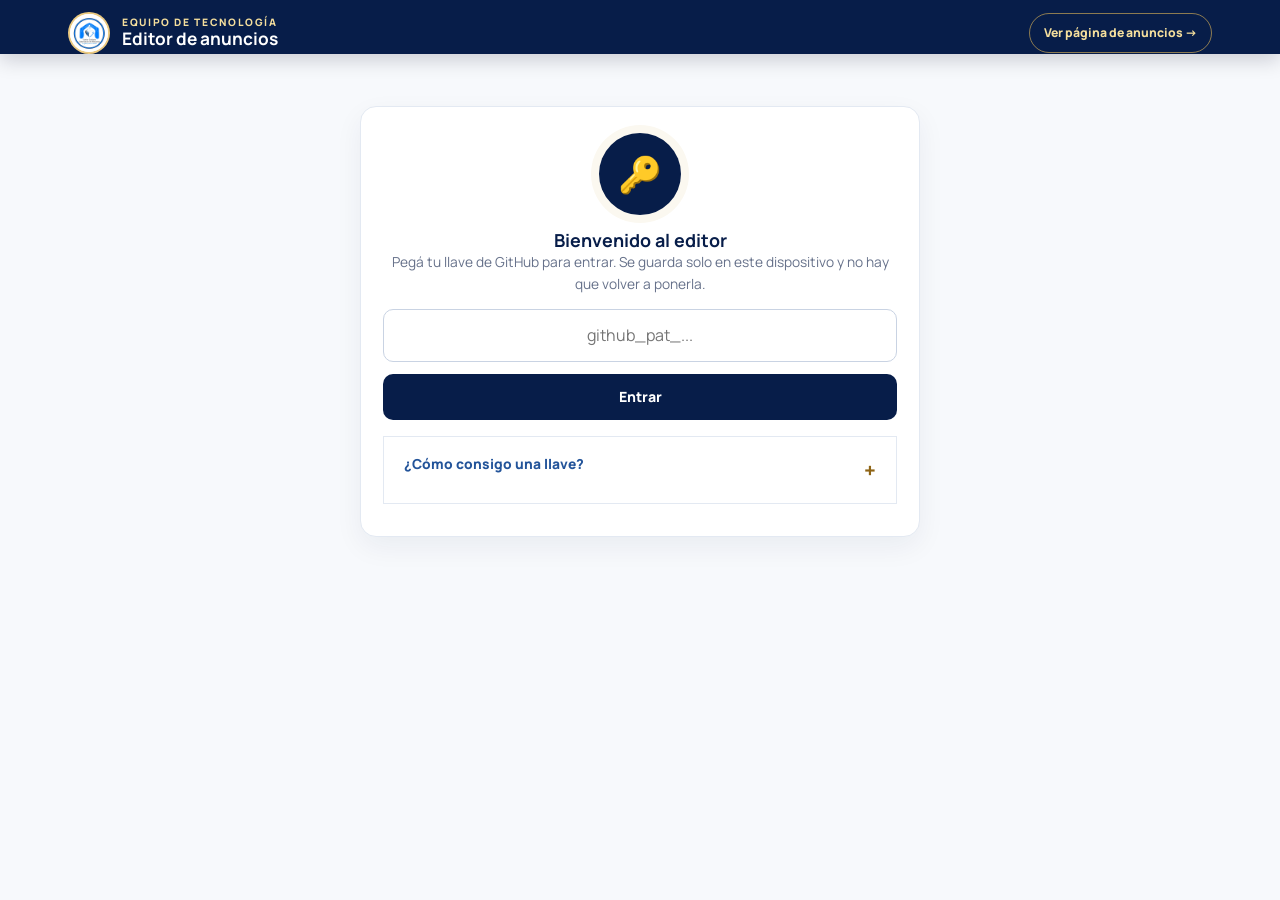
<file: subir.html>
<!DOCTYPE html>
<html lang="es">
<head>
  <meta charset="UTF-8">
  <meta name="viewport" content="width=device-width, initial-scale=1, viewport-fit=cover">
  <meta name="theme-color" content="#071d49">
  <meta name="robots" content="noindex, nofollow">
  <title>Editor de anuncios | C.C.T.A</title>

  <link rel="preconnect" href="https://fonts.googleapis.com">
  <link rel="preconnect" href="https://fonts.gstatic.com" crossorigin>
  <link href="https://fonts.googleapis.com/css2?family=Manrope:wght@400;500;600;700;800&family=Roboto+Slab:wght@400;500&display=swap" rel="stylesheet">
  <link rel="icon" type="image/png" sizes="32x32" href="favicon-32.png">

  <!-- Mismos estilos de la página de anuncios: la vista previa es idéntica -->
  <link rel="stylesheet" href="styles.css?v=13">
  <link rel="stylesheet" href="extras.css?v=28">
  <link rel="stylesheet" href="anuncios.css?v=5">
  <link rel="stylesheet" href="editor.css?v=5">
</head>
<body class="ed-body">

  <!-- ============ ENCABEZADO Y PESTAÑAS ============ -->
  <header class="ed-top">
    <div class="ed-top-in">
      <img class="ed-top-logo" src="logo-iglesia.jpg" alt="">
      <h1><small>Equipo de tecnología</small>Editor de anuncios</h1>
      <a class="ed-top-site" href="anuncios.html">Ver <span>página de </span>anuncios →</a>
    </div>

    <nav class="ed-tabs" role="tablist" aria-label="Secciones del editor" id="tabs" hidden>
      <button class="ed-tab" role="tab" type="button" data-vista="nuevo" aria-selected="true">✚ Nuevo</button>
      <button class="ed-tab" role="tab" type="button" data-vista="publicados" aria-selected="false">📋 Publicados <b id="tab-cuenta">0</b></button>
      <button class="ed-tab" role="tab" type="button" data-vista="ajustes" aria-selected="false">⚙️ Ajustes</button>
    </nav>
  </header>


  <main class="ed-main">

    <!-- ============ ENTRADA (sin llave de GitHub) ============ -->
    <section class="ed-card ed-login" id="vista-login" hidden>
      <div class="ed-login-ico" aria-hidden="true">🔑</div>
      <h2>Bienvenido al editor</h2>
      <p class="ed-hint">Pegá tu llave de GitHub para entrar. Se guarda solo en este dispositivo y no hay que volver a ponerla.</p>
      <input class="ed-input" id="llave" type="password" autocomplete="off" placeholder="github_pat_...">
      <button class="ed-btn navy full" id="guardar-llave" type="button" style="margin-top:12px">Entrar</button>
      <div class="ed-msg" id="msg-acceso"></div>
      <details class="ed-help" style="margin-top:16px">
        <summary>¿Cómo consigo una llave?</summary>
        <ol>
          <li>Entrá a <a href="https://github.com/settings/personal-access-tokens/new" target="_blank" rel="noopener">github.com → Fine-grained token</a> con la cuenta dueña del sitio.</li>
          <li>Nombre: <code>Anuncios – mi celular</code>. Vencimiento: 1 año.</li>
          <li><b>Repository access</b> → <i>Only select repositories</i> → <code>CCTA_SITIO</code>.</li>
          <li><b>Permissions</b> → <i>Contents</i> → <b>Read and write</b>.</li>
          <li><b>Generate token</b>, copiá la llave y pegala aquí.</li>
        </ol>
      </details>
    </section>


    <!-- ============ NUEVO ANUNCIO ============ -->
    <section id="vista-nuevo" hidden>

      <!-- Pantalla de inicio -->
      <div id="inicio">
        <div class="ed-draft" id="aviso-borrador" hidden>
          <img id="borrador-img" alt="" hidden>
          <span>📝 Tenés un borrador sin publicar: <b id="borrador-titulo"></b></span>
          <span class="acc">
            <button class="ed-btn gold small" id="borrador-seguir" type="button">Continuar</button>
            <button class="ed-btn line small" id="borrador-borrar" type="button">Descartar</button>
          </span>
        </div>

        <div class="ed-start-head">
          <h2>¿Cómo querés empezar?</h2>
          <p>Elegí una opción. Siempre vas a poder revisar y cambiar todo antes de publicar.</p>
        </div>

        <div class="ed-start-grid">
          <label class="ed-start-card destacada" id="empezar-afiche">
            <span class="tag">Más rápido</span>
            <span class="ico" aria-hidden="true">📷</span>
            <strong>Tengo un afiche</strong>
            <span>Subilo y la IA lee la fecha, la hora, el lugar y escribe la explicación.</span>
            <input type="file" accept="image/*" id="imagen-inicio" style="position:absolute;inset:0;opacity:0;cursor:pointer" aria-label="Subir afiche">
          </label>

          <button class="ed-start-card" type="button" id="empezar-ia">
            <span class="ico" aria-hidden="true">✨</span>
            <strong>Contárselo a la IA</strong>
            <span>Escribí con tus palabras qué querés anunciar y la IA arma todo.</span>
          </button>

          <button class="ed-start-card" type="button" id="empezar-plantilla">
            <span class="ico" aria-hidden="true">📋</span>
            <strong>Usar una plantilla</strong>
            <span>Reuniones de siempre con los datos ya puestos.</span>
          </button>

          <button class="ed-start-card" type="button" id="empezar-blanco">
            <span class="ico" aria-hidden="true">📝</span>
            <strong>Empezar en blanco</strong>
            <span>Llenar todo a mano, paso a paso.</span>
          </button>
        </div>

        <div class="ed-plantillas" id="plantillas">
          <h3>📋 Plantillas</h3>
          <div class="ed-plantilla-grid" id="plantilla-grid"></div>
        </div>
      </div>


      <!-- Taller: formulario + vista previa -->
      <div id="taller" hidden>

        <div class="ed-taller-top">
          <button class="ed-btn line small" id="volver-inicio" type="button">← Empezar otro</button>
          <span class="ed-editando" id="editando" hidden>✎ Editando: <span id="editando-titulo"></span></span>
          <span class="ed-guardado" id="guardado" aria-live="polite"></span>
        </div>

        <div class="ed-taller">

          <div class="ed-col-form">

            <!-- 1. Afiche -->
            <section class="ed-card" id="sec-afiche">
              <div class="ed-card-head">
                <span class="ed-card-ico" aria-hidden="true">🖼️</span>
                <div><h2>Afiche</h2><p>La imagen que se verá en la página.</p></div>
                <span class="ed-opt">Opcional</span>
              </div>

              <div class="ed-afiche">
                <label class="ed-afiche-thumb" id="thumb" title="Elegir afiche">
                  <span id="thumb-vacio" aria-hidden="true">＋</span>
                  <img id="thumb-img" alt="" hidden>
                  <input type="file" accept="image/*" id="imagen" aria-label="Elegir afiche">
                </label>

                <div class="ed-afiche-info">
                  <strong id="afiche-nombre">Sin afiche todavía</strong>
                  <span id="afiche-sub">Tocá el cuadro para subir una foto, o creá uno abajo.</span>
                  <div class="ed-tools" id="afiche-tools" hidden>
                    <label class="ed-tool ed-file-label">🔄 Cambiar<input type="file" accept="image/*" id="imagen-cambiar" aria-label="Cambiar afiche"></label>
                    <button class="ed-tool" type="button" id="usar-fondo">🎨 Usar como fondo</button>
                    <button class="ed-tool" type="button" id="girar">⟳ Girar</button>
                    <button class="ed-tool" type="button" id="descargar">⬇ Descargar</button>
                    <button class="ed-tool del" type="button" id="quitar-afiche">✕ Quitar</button>
                  </div>
                </div>
              </div>

              <div class="ed-auto">
                <h3>🎨 Crear afiche automático</h3>
                <p>Con el diseño de la iglesia y los datos del anuncio. Ideal si no tenés uno.</p>
                <div class="ed-auto-row">
                  <span>Estilo</span>
                  <div class="ed-temas" role="radiogroup" aria-label="Estilo del afiche">
                    <button class="ed-tema on" type="button" data-tema="azul" role="radio" aria-checked="true" title="Azul y dorado" aria-label="Azul y dorado"></button>
                    <button class="ed-tema" type="button" data-tema="dorado" role="radio" aria-checked="false" title="Dorado" aria-label="Dorado"></button>
                    <button class="ed-tema" type="button" data-tema="claro" role="radio" aria-checked="false" title="Claro" aria-label="Claro"></button>
                  </div>
                  <span>Formato</span>
                  <div class="ed-chips" style="margin:0">
                    <button class="ed-chip-btn on" type="button" data-formato="1350">Vertical</button>
                    <button class="ed-chip-btn" type="button" data-formato="1080">Cuadrado</button>
                    <button class="ed-chip-btn" type="button" data-formato="1920">Historia</button>
                  </div>
                </div>
                <div class="ed-auto-row" style="margin-top:12px">
                  <span>Fondo</span>
                  <div class="ed-chips" style="margin:0">
                    <button class="ed-chip-btn on" type="button" id="fondo-ninguno">Solo color</button>
                    <button class="ed-chip-btn" type="button" id="fondo-fotos">⛪ Fotos de la iglesia</button>
                    <label class="ed-chip-btn ed-file-label">📷 Mi imagen<input type="file" accept="image/*" id="fondo-archivo" aria-label="Elegir imagen de fondo"></label>
                  </div>
                </div>
                <div class="ed-fondo-elegido" id="fondo-elegido" hidden>
                  <img id="fondo-mini" alt="">
                  <span>Imagen de fondo elegida</span>
                  <button class="ed-link" type="button" id="fondo-quitar">Quitar</button>
                </div>

                <div class="ed-auto-row" style="margin-top:12px">
                  <span>Ilustración</span>
                  <div class="ed-ilus" id="ilustraciones" role="radiogroup" aria-label="Ilustración del afiche"></div>
                </div>

                <label class="ed-check"><input type="checkbox" id="afiche-qr"> 🔳 Incluir código QR que lleve al anuncio (ideal para imprimir)</label>

                <p class="ed-auto-tip">💡 <b>¿Querés una imagen hecha con IA?</b> Creala gratis en la app de <b>Gemini</b> (ej: "una paloma blanca sobre el mar al atardecer, estilo acuarela"), guardala en tu galería y subila con <b>📷 Mi imagen</b>.</p>

                <div class="ed-actions" style="margin-top:12px">
                  <button class="ed-btn navy" type="button" id="crear-afiche">🎨 Crear afiche</button>
                </div>
              </div>
            </section>


            <!-- 2. Asistente IA -->
            <section class="ed-card" id="sec-ia">
              <div class="ed-card-head">
                <span class="ed-card-ico" aria-hidden="true">✨</span>
                <div><h2>Asistente IA</h2><p>Arma el borrador con el afiche, con tus palabras o con las dos cosas.</p></div>
              </div>

              <div id="ia-off" class="ed-ia-off" hidden>
                <span>La IA todavía no está activada en este dispositivo.</span>
                <button class="ed-btn soft small" type="button" data-ir="ajustes">Activar en Ajustes</button>
              </div>

              <label class="ed-label" for="ia-texto" style="margin-top:0">Contale qué querés anunciar <small>(opcional si subiste afiche)</small></label>
              <textarea id="ia-texto" maxlength="1200" placeholder="Ej: El sábado 6 de diciembre a las 6 p. m. hacemos una vigilia de oración en la nueva sede. Es para toda la familia, traigan una cobija. Usá Salmos 121."></textarea>
              <div class="ed-actions" style="margin-top:10px">
                <button class="ed-btn navy" id="generar-borrador" type="button">✨ Generar borrador</button>
              </div>
              <div class="ed-ia" id="ia-estado" role="status" aria-live="polite"></div>
            </section>


            <!-- 3. Datos -->
            <section class="ed-card" id="sec-datos">
              <div class="ed-card-head">
                <span class="ed-card-ico" aria-hidden="true">📅</span>
                <div><h2>Datos del evento</h2><p>Título, cuándo y dónde.</p></div>
              </div>

              <div class="ed-campo" data-campo="titulo">
                <label class="ed-label" for="titulo" style="margin-top:0">Título *</label>
                <input class="ed-input" id="titulo" maxlength="90" placeholder="Ej: Red Juvenil: Filtro Activado">
              </div>

              <div class="ed-campo" data-campo="fecha">
                <label class="ed-label" for="fecha">Fecha *</label>
                <input class="ed-input" id="fecha" type="date">
                <div class="ed-chips" id="chips-fecha"></div>
                <label class="ed-check"><input type="checkbox" id="varios-dias"> Dura varios días</label>
              </div>

              <div class="ed-campo" data-campo="hasta" id="campo-hasta" hidden>
                <label class="ed-label" for="hasta">Hasta (último día)</label>
                <input class="ed-input" id="hasta" type="date">
              </div>

              <div class="ed-campo" data-campo="hora">
                <label class="ed-label" for="hora">Hora</label>
                <input class="ed-input" id="hora" maxlength="30" placeholder="Ej: 7:00 p. m.">
                <div class="ed-chips" id="chips-hora"></div>
              </div>

              <div class="ed-campo" data-campo="lugar">
                <label class="ed-label" for="lugar">Lugar</label>
                <input class="ed-input" id="lugar" maxlength="80" placeholder="Ej: Playa Margarita">
                <div class="ed-chips" id="chips-lugar"></div>
              </div>
            </section>


            <!-- 4. Texto -->
            <section class="ed-card" id="sec-texto">
              <div class="ed-card-head">
                <span class="ed-card-ico" aria-hidden="true">💬</span>
                <div><h2>Texto del anuncio</h2><p>Una frase destacada y la explicación.</p></div>
              </div>

              <div class="ed-campo" data-campo="descripcion">
                <label class="ed-label" for="descripcion" style="margin-top:0">Frase destacada <small>(versículo o frase corta)</small> <span class="ed-count" id="cuenta-desc">0/220</span></label>
                <textarea id="descripcion" maxlength="220" placeholder="Ej: El pueblo que conoce a su Dios se esforzará y actuará. Daniel 11:32"></textarea>
                <div class="ed-tools">
                  <button class="ed-tool" type="button" id="abrir-versiculos">📖 Elegir un versículo</button>
                </div>
              </div>

              <div class="ed-campo" data-campo="detalle">
                <label class="ed-label" for="detalle">Explicación <small>(qué es y a quién va dirigida)</small> <span class="ed-count" id="cuenta-det">0/900</span></label>
                <textarea id="detalle" maxlength="900" style="min-height:120px" placeholder="Ej: Un tiempo para buscar a Dios juntos como congregación. Te esperamos…"></textarea>
                <div class="ed-tools">
                  <button class="ed-tool" type="button" data-mejorar="mejor">✨ Mejorar redacción</button>
                  <button class="ed-tool" type="button" data-mejorar="corto">✨ Hacerlo más corto</button>
                  <button class="ed-tool" type="button" data-mejorar="invitacion">✨ Más invitador</button>
                </div>
              </div>
            </section>


            <!-- 5. Revisar y publicar -->
            <section class="ed-card" id="sec-publicar">
              <div class="ed-card-head">
                <span class="ed-card-ico" aria-hidden="true">🚀</span>
                <div><h2>Revisar y publicar</h2><p>Lo marcado en rojo es obligatorio.</p></div>
              </div>

              <div class="ed-programar">
                <label class="ed-check" style="margin-top:0"><input type="checkbox" id="programar"> ⏰ Programar: que aparezca en el sitio a partir de una fecha</label>
                <div id="campo-desde" hidden>
                  <label class="ed-label" for="desde">Mostrar a partir del</label>
                  <input class="ed-input" id="desde" type="date">
                  <div class="ed-chips" id="chips-desde"></div>
                </div>
              </div>

              <ul class="ed-checklist" id="checklist"></ul>

              <div class="ed-actions">
                <button class="ed-btn wa" type="button" id="copiar-wa">💬 Copiar texto para WhatsApp</button>
                <button class="ed-btn gold" type="button" id="publicar">🚀 Publicar anuncio</button>
              </div>
              <div class="ed-msg" id="msg-publicar"></div>
            </section>

          </div>


          <!-- Vista previa -->
          <aside class="ed-preview" id="sec-previa" aria-label="Vista previa">
            <div class="ed-preview-head">👁 Vista previa <span class="ed-opt">Así se verá</span></div>
            <div class="ed-phone" id="preview">
              <p class="ed-preview-vacio"><b aria-hidden="true">📱</b>Escribí el título y la fecha para ver cómo queda.</p>
            </div>

            <div class="ed-mini" aria-hidden="true">
              <span class="ed-mini-img" id="mini-img">📣</span>
              <span>
                <small>Anuncios</small>
                <strong id="mini-titulo">Título del anuncio</strong>
                <em id="mini-fecha">Fecha</em>
              </span>
            </div>
            <p class="ed-mini-cap">Así se ve en la portada cuando es el próximo evento.</p>
          </aside>

        </div>
      </div>


      <!-- Publicado -->
      <div class="ed-card ed-done" id="listo" hidden>
        <div class="check" aria-hidden="true">✓</div>
        <h2 id="listo-titulo">¡Anuncio publicado!</h2>
        <p class="ed-hint">Aparecerá en la página de anuncios en 1 o 2 minutos.</p>
        <div class="ed-actions">
          <a class="ed-btn navy" href="anuncios.html">👁 Ver en la página</a>
          <button class="ed-btn wa" type="button" id="listo-wa">💬 Copiar para WhatsApp</button>
          <button class="ed-btn line" type="button" id="listo-descargar" hidden>⬇ Descargar afiche</button>
          <button class="ed-btn line" type="button" id="listo-qr">🔳 Código QR</button>
          <button class="ed-btn gold" type="button" id="otro">✚ Crear otro</button>
        </div>
      </div>
    </section>


    <!-- ============ PUBLICADOS ============ -->
    <section id="vista-publicados" hidden>
      <div class="ed-pub-head">
        <h2>Anuncios publicados</h2>
        <button class="ed-btn navy small" type="button" id="recargar">↻ Actualizar</button>
      </div>
      <div class="ed-pub-grid" id="lista"></div>
      <div class="ed-msg" id="msg-lista"></div>
    </section>


    <!-- ============ AJUSTES ============ -->
    <section id="vista-ajustes" hidden>
      <div class="ed-ajustes">

        <div class="ed-card">
          <div class="ed-card-head">
            <span class="ed-card-ico" aria-hidden="true">✨</span>
            <div><h2>Asistente IA</h2><p>Opcional. Lee afiches y redacta por vos.</p></div>
          </div>
          <p><span class="ed-estado" id="chip-ia">Sin configurar</span></p>

          <label class="ed-label" for="ia-proveedor">Servicio</label>
          <select id="ia-proveedor">
            <option value="gemini">Google Gemini (tiene plan gratis)</option>
            <option value="claude">Claude de Anthropic (de pago, muy económico)</option>
          </select>

          <label class="ed-label" for="ia-llave">Llave del servicio</label>
          <input class="ed-input" id="ia-llave" type="password" autocomplete="off" placeholder="Pegá aquí la llave">

          <details class="ed-help" style="margin-top:12px" id="ayuda-gemini">
            <summary>¿Cómo consigo una llave gratis de Gemini?</summary>
            <ol>
              <li>Entrá a <a href="https://aistudio.google.com/apikey" target="_blank" rel="noopener">aistudio.google.com/apikey</a> con una cuenta de Google.</li>
              <li>Tocá <b>Create API key</b> y copiala.</li>
              <li>Pegala aquí y tocá <b>Guardar</b>. No pide tarjeta.</li>
            </ol>
          </details>
          <details class="ed-help" style="margin-top:12px" id="ayuda-claude" hidden>
            <summary>¿Cómo consigo una llave de Claude?</summary>
            <ol>
              <li>Entrá a <a href="https://console.anthropic.com/settings/keys" target="_blank" rel="noopener">console.anthropic.com</a> y creá una cuenta.</li>
              <li>Cargá saldo (unos pocos dólares alcanzan para cientos de afiches).</li>
              <li>Tocá <b>Create Key</b>, copiala y pegala aquí.</li>
            </ol>
          </details>

          <div class="ed-actions">
            <button class="ed-btn navy" id="guardar-ia" type="button">Guardar</button>
            <button class="ed-btn line" id="quitar-ia" type="button">Desactivar</button>
          </div>
          <div class="ed-msg" id="msg-ia"></div>
        </div>

        <div>
          <div class="ed-card">
            <div class="ed-card-head">
              <span class="ed-card-ico" aria-hidden="true">🌐</span>
              <div><h2>Configuración del sitio</h2><p>Se guarda en el sitio y aplica para todos los visitantes.</p></div>
            </div>

            <label class="ed-label" for="cfg-goat" style="margin-top:0">📊 Estadísticas de visitas (GoatCounter)</label>
            <div class="ed-prefijo"><span>https://</span><input class="ed-input" id="cfg-goat" maxlength="40" placeholder="ccta" autocomplete="off"><span>.goatcounter.com</span></div>
            <p class="ed-hint" style="margin:6px 0 0"><a href="#" id="ver-estadisticas" target="_blank" rel="noopener" hidden>📈 Ver las estadísticas →</a></p>
            <details class="ed-help" style="margin-top:8px">
              <summary>¿Cómo activo las estadísticas?</summary>
              <ol>
                <li>Entrá a <a href="https://www.goatcounter.com/signup" target="_blank" rel="noopener">goatcounter.com/signup</a> (gratis para iglesias y sitios sin fines de lucro).</li>
                <li>En <b>Code</b> poné un nombre corto, por ejemplo <code>ccta</code>, y completá el correo y la contraseña.</li>
                <li>Escribí ese mismo nombre aquí y tocá <b>Guardar configuración</b>.</li>
                <li>Las visitas del equipo (dispositivos con el editor) no se cuentan.</li>
              </ol>
            </details>

            <label class="ed-label" for="cfg-cal">🗓 Calendario de reservaciones (Google Calendar)</label>
            <input class="ed-input" id="cfg-cal" maxlength="200" placeholder="ej: abc123@group.calendar.google.com" autocomplete="off">
            <details class="ed-help" style="margin-top:8px">
              <summary>¿Cómo creo el calendario de reservaciones?</summary>
              <ol>
                <li>En <a href="https://calendar.google.com" target="_blank" rel="noopener">calendar.google.com</a> (con la cuenta de la iglesia) tocá <b>+</b> junto a "Otros calendarios" → <b>Crear calendario</b>. Nombre: <code>Reservaciones templos</code>.</li>
                <li>En su configuración, en <b>Permisos de acceso</b>, marcá <b>Hacer disponible públicamente</b> → <i>Ver solo libre/ocupado</i> (así no se ven los nombres de quienes reservan).</li>
                <li>Más abajo, en <b>Integrar el calendario</b>, copiá el <b>ID del calendario</b> y pegalo aquí.</li>
                <li>Cada vez que confirmen una reservación, agréguenla en ese calendario y aparecerá como ocupado en la página de reservar.</li>
              </ol>
            </details>

            <div class="ed-actions">
              <button class="ed-btn navy" id="guardar-config" type="button">Guardar configuración</button>
            </div>
            <div class="ed-msg" id="msg-config"></div>
          </div>

          <div class="ed-card">
            <div class="ed-card-head">
              <span class="ed-card-ico" aria-hidden="true">🔳</span>
              <div><h2>Códigos QR del sitio</h2><p>Para imprimir y pegar en el templo, volantes o boletines.</p></div>
            </div>
            <div class="ed-actions" style="margin-top:0">
              <button class="ed-btn soft" type="button" data-qr-sitio="">🏠 Página principal</button>
              <button class="ed-btn soft" type="button" data-qr-sitio="anuncios.html">📣 Anuncios</button>
              <button class="ed-btn soft" type="button" data-qr-sitio="donar.html">💛 Donaciones</button>
            </div>
          </div>

          <div class="ed-card">
            <div class="ed-card-head">
              <span class="ed-card-ico" aria-hidden="true">🔑</span>
              <div><h2>Cuenta de GitHub</h2><p>Con ella se guardan los anuncios en el sitio.</p></div>
            </div>
            <p><span class="ed-estado ok">✓ Conectado<span id="quien"></span></span></p>
            <p class="ed-hint">La llave está guardada solo en este dispositivo. Para usar el editor en otro, creá una llave nueva en GitHub y pegala allá.</p>
            <label class="ed-check" style="margin:0 0 14px"><input type="checkbox" id="boton-equipo"> Mostrar el botón ✎ "Seguir editando" en el sitio (solo en este dispositivo)</label>
            <button class="ed-btn line" id="salir" type="button">Cerrar sesión en este dispositivo</button>
          </div>

          <div class="ed-card">
            <div class="ed-card-head">
              <span class="ed-card-ico" aria-hidden="true">💡</span>
              <div><h2>¿Cómo funciona?</h2></div>
            </div>
            <ol class="ed-pasos">
              <li>En <b>Nuevo anuncio</b> elegí cómo empezar: con un afiche, contándole a la IA, con una plantilla o en blanco.</li>
              <li>Revisá los datos. Mirá a la derecha (o abajo en el celular) cómo va quedando.</li>
              <li>Tocá <b>Publicar</b>. En 1 o 2 minutos aparece en la página y se quita solo cuando pasa la fecha.</li>
              <li>En <b>Publicados</b> podés editar, duplicar o quitar anuncios.</li>
              <li>Tu trabajo se guarda solo en este dispositivo mientras escribís, por si cerrás la página.</li>
            </ol>
          </div>
        </div>

      </div>
    </section>

  </main>


  <!-- Barra inferior en celular -->
  <div class="ed-bottom" id="barra">
    <button class="ed-btn line" type="button" id="barra-previa">👁 Vista previa</button>
    <button class="ed-btn gold" type="button" id="barra-publicar">🚀 Publicar</button>
  </div>

  <!-- Ventana de versículos -->
  <div class="ed-modal" id="modal-versiculos" hidden role="dialog" aria-modal="true" aria-labelledby="modal-vers-titulo">
    <div class="ed-modal-box">
      <div class="ed-modal-head">
        <h2 id="modal-vers-titulo">📖 Elegí un versículo</h2>
        <button class="ed-btn line small" type="button" id="cerrar-versiculos">✕ Cerrar</button>
      </div>
      <div class="ed-modal-search">
        <input id="buscar-versiculo" type="search" placeholder="Buscar por palabra o libro (ej: amor, Salmos)">
      </div>
      <ul class="ed-vers-list" id="lista-versiculos"></ul>
    </div>
  </div>

  <!-- Ventana de fotos de la iglesia -->
  <div class="ed-modal" id="modal-fotos" hidden role="dialog" aria-modal="true" aria-labelledby="modal-fotos-titulo">
    <div class="ed-modal-box">
      <div class="ed-modal-head">
        <h2 id="modal-fotos-titulo">⛪ Fotos de la iglesia</h2>
        <button class="ed-btn line small" type="button" id="cerrar-fotos">✕ Cerrar</button>
      </div>
      <p class="ed-hint" style="margin:12px 18px 0">Tocá una foto para usarla de fondo. Se oscurece un poco para que el texto se lea bien.</p>
      <div class="ed-fotos" id="lista-fotos"></div>
    </div>
  </div>

  <!-- Ventana del código QR -->
  <div class="ed-modal" id="modal-qr" hidden role="dialog" aria-modal="true" aria-labelledby="modal-qr-titulo">
    <div class="ed-modal-box" style="max-width:420px">
      <div class="ed-modal-head">
        <h2 id="modal-qr-titulo">🔳 Código QR</h2>
        <button class="ed-btn line small" type="button" id="cerrar-qr">✕ Cerrar</button>
      </div>
      <div class="ed-qr">
        <img id="qr-img" alt="Código QR">
        <strong id="qr-titulo"></strong>
        <code id="qr-link"></code>
        <div class="ed-actions">
          <button class="ed-btn navy" type="button" id="qr-descargar">⬇ Descargar QR</button>
          <button class="ed-btn line" type="button" id="qr-copiar">🔗 Copiar enlace</button>
        </div>
      </div>
    </div>
  </div>

  <div class="ed-toast" id="toast" role="status" aria-live="polite"></div>

  <!-- Dibuja la vista previa con el mismo código de la página de anuncios -->
  <script src="anuncios.js?v=11"></script>
  <script src="qrcode.js?v=1"></script>
  <script src="editor.js?v=5"></script>
</body>
</html>
</file>
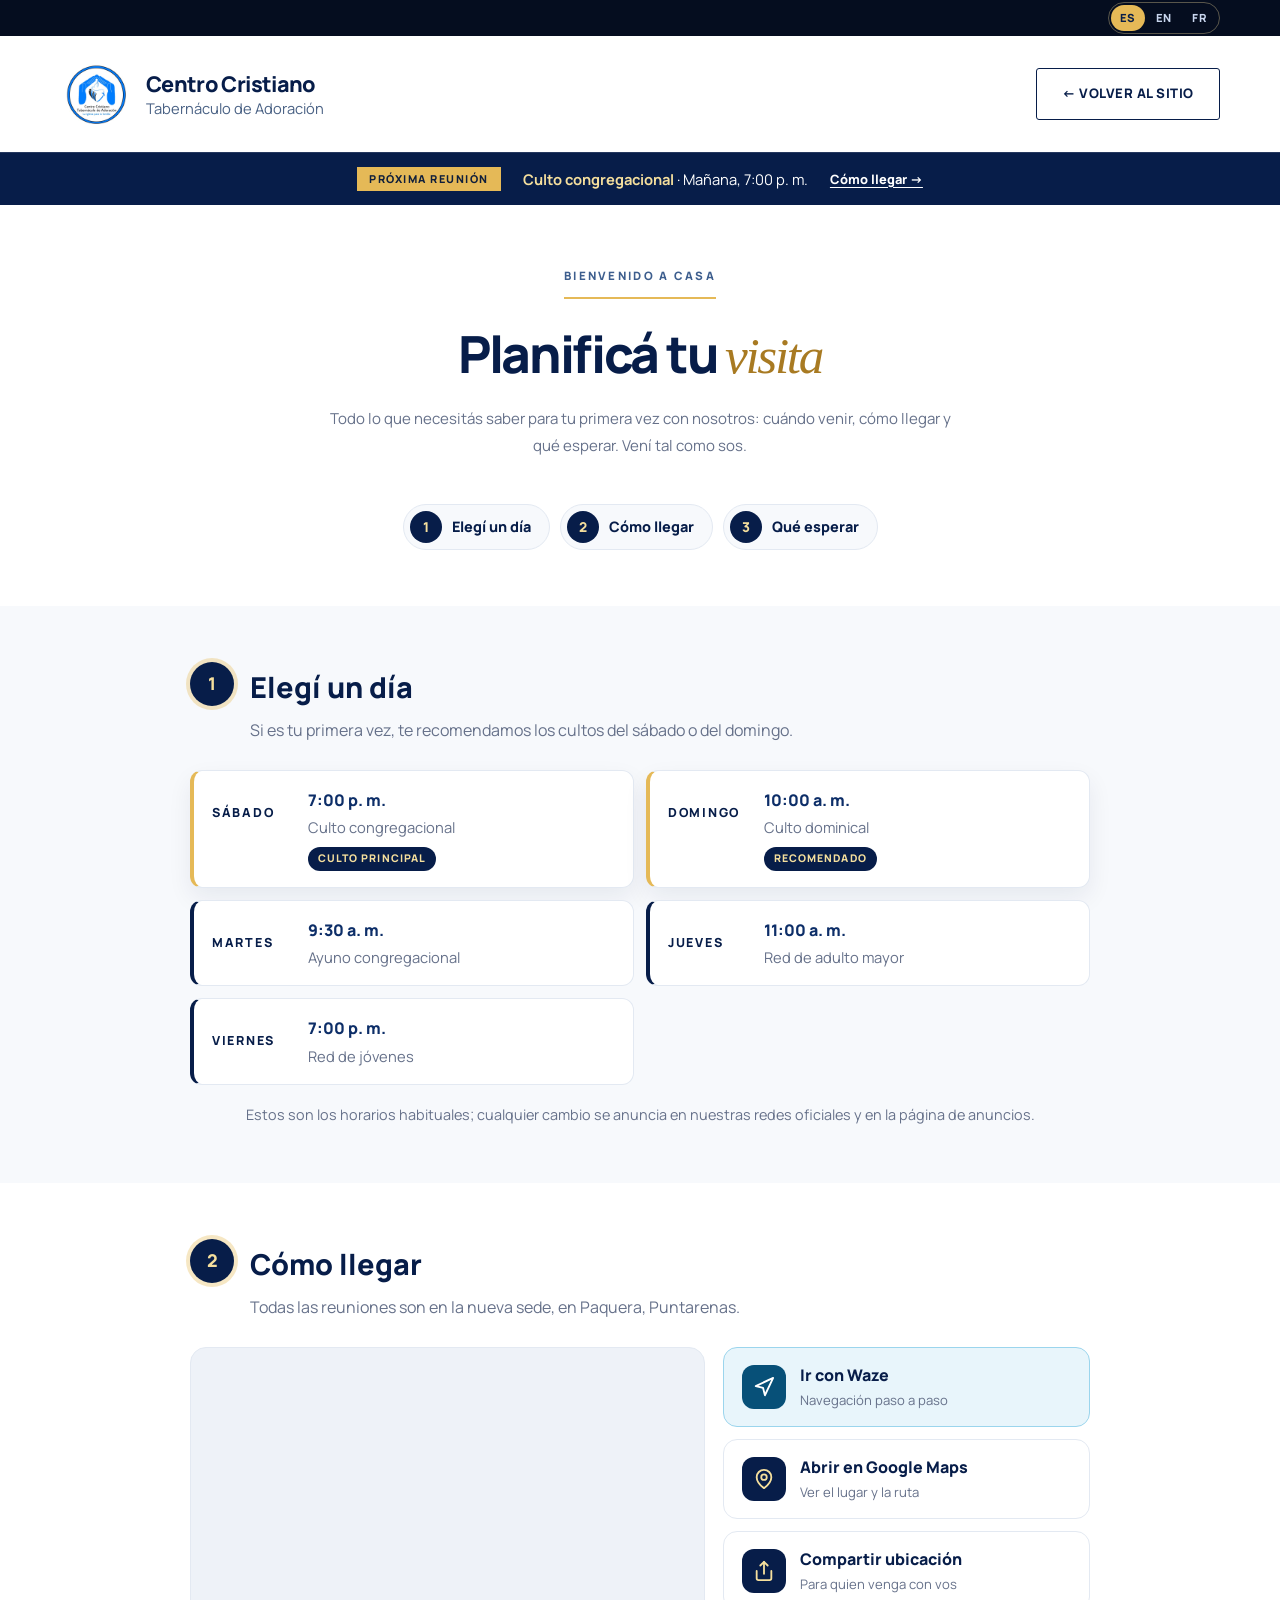
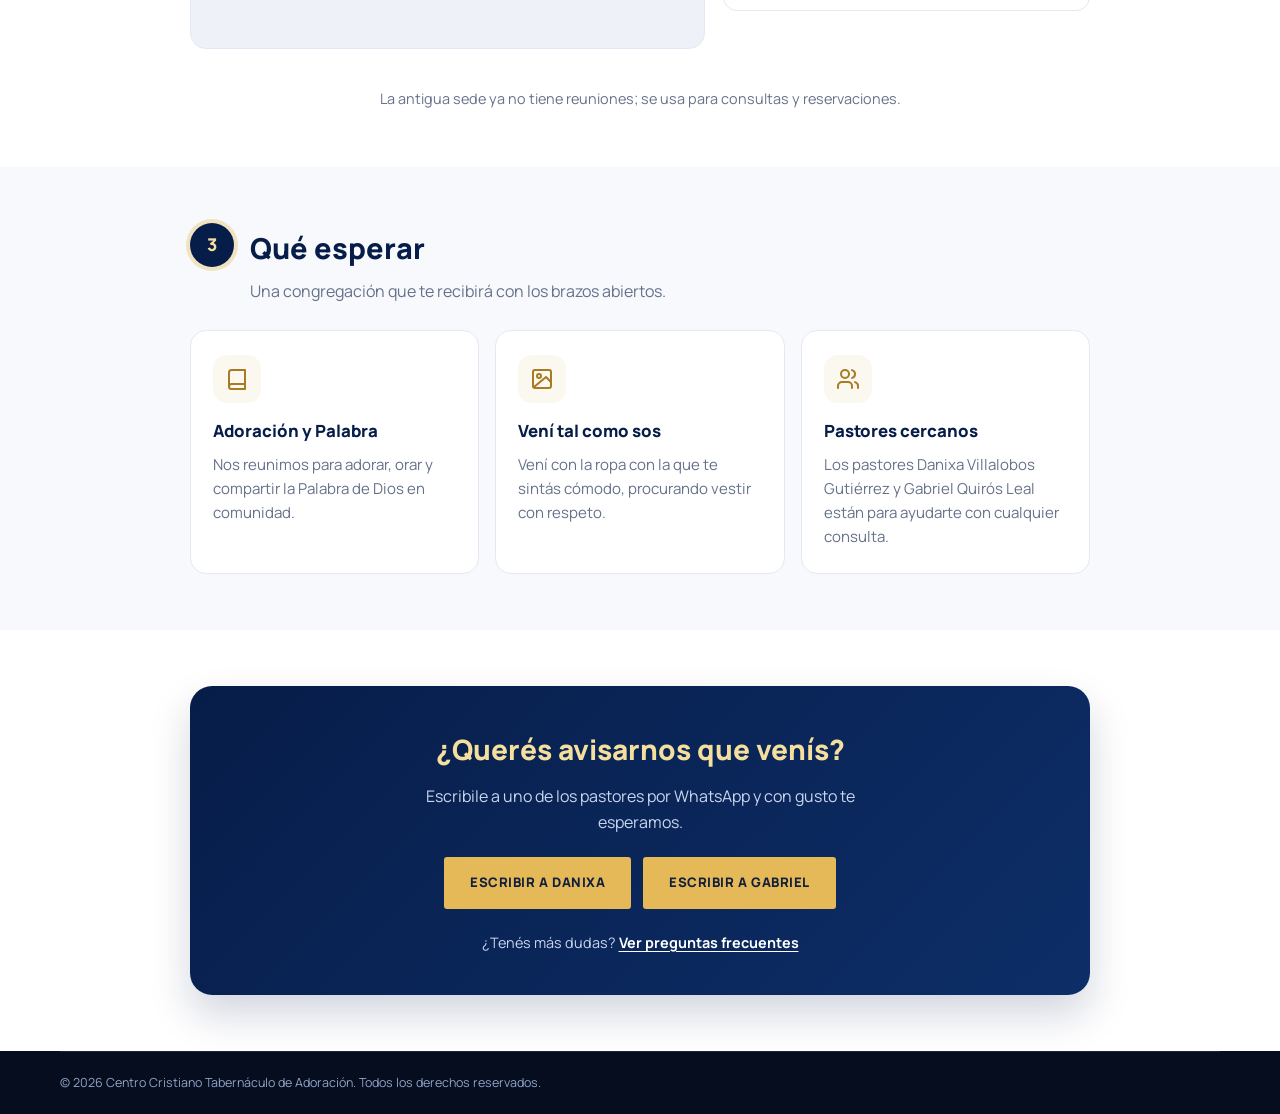
<file: visita.html>
<!DOCTYPE html>
<html lang="es">
<head>
  <meta charset="UTF-8">
  <meta name="viewport" content="width=device-width, initial-scale=1">
  <meta name="theme-color" content="#071d49">
  <meta name="description" content="Todo para tu primera visita al Centro Cristiano Tabernáculo de Adoración en Paquera: horarios, cómo llegar con Waze o Google Maps y qué esperar.">

  <title>Planificá tu visita | Centro Cristiano Tabernáculo de Adoración</title>

  <link rel="preconnect" href="https://fonts.googleapis.com">
  <link rel="preconnect" href="https://fonts.gstatic.com" crossorigin>
  <link href="https://fonts.googleapis.com/css2?family=Manrope:wght@400;500;600;700;800&family=Roboto+Slab:wght@400;500&display=swap" rel="stylesheet">

  <!-- Idiomas (español, inglés, francés) -->
  <script src="i18n.js?v=10"></script>

  <link rel="stylesheet" href="styles.css?v=14">
  <link rel="stylesheet" href="extras.css?v=30">

  <!-- Ícono de pestaña y vista previa al compartir -->
  <link rel="canonical" href="https://ade30192.github.io/CCTA_SITIO/visita.html">
  <link rel="icon" type="image/png" sizes="32x32" href="favicon-32.png">
  <link rel="icon" type="image/png" sizes="192x192" href="favicon-192.png">
  <link rel="apple-touch-icon" href="apple-touch-icon.png">
  <link rel="manifest" href="manifest.webmanifest">
  <meta name="apple-mobile-web-app-capable" content="yes">
  <meta name="mobile-web-app-capable" content="yes">
  <meta name="apple-mobile-web-app-title" content="CCTA">
  <meta property="og:type" content="website">
  <meta property="og:locale" content="es_CR">
  <meta property="og:site_name" content="Centro Cristiano Tabernáculo de Adoración">
  <meta property="og:title" content="Planificá tu visita | Centro Cristiano Tabernáculo de Adoración">
  <meta property="og:description" content="Horarios, cómo llegar con Waze o Google Maps y qué esperar en tu primera visita. ¡Te esperamos en Paquera!">
  <meta property="og:url" content="https://ade30192.github.io/CCTA_SITIO/visita.html">
  <meta property="og:image" content="https://ade30192.github.io/CCTA_SITIO/logo-compartir.jpg">
  <meta property="og:image:width" content="1200">
  <meta property="og:image:height" content="630">
  <meta property="og:image:alt" content="Logo del Centro Cristiano Tabernáculo de Adoración, Paquera">
  <meta name="twitter:card" content="summary_large_image">
</head>

<body>

  <!-- ENCABEZADO SIMPLE -->
  <header class="masthead">
    <div class="container masthead-inner">

      <a class="brand" href="index.html" aria-label="Centro Cristiano Tabernáculo de Adoración, ir al inicio">
        <img src="logo-iglesia.jpg"
             alt="Logo del Centro Cristiano Tabernáculo de Adoración"
             class="brand-logo">

        <span class="brand-copy">
          <strong>Centro Cristiano</strong>
          <span>Tabernáculo de Adoración</span>
        </span>
      </a>

      <a class="btn btn-outline-navy sub-top-btn" href="index.html#nuevo">← Volver al sitio</a>

    </div>
  </header>


  <!-- Próxima reunión (la calcula extras.js con la hora de Costa Rica) -->
  <div class="next-meeting" id="next-meeting" hidden>
    <div class="container next-meeting-inner">
      <span class="next-meeting-label">Próxima reunión</span>
      <span class="next-meeting-text" id="next-meeting-text"></span>
      <a class="next-meeting-link" href="#como-llegar">Cómo llegar →</a>
    </div>
  </div>


  <main id="contenido" class="sub-page visita">

    <!-- PRESENTACIÓN -->
    <section class="section visita-intro">
      <div class="container narrow">
        <header class="sec-head">
          <span class="label dark">Bienvenido a casa</span>
          <h1 class="title center">Planificá tu <em>visita</em></h1>
          <p class="sub-note">
            Todo lo que necesitás saber para tu primera vez con nosotros: cuándo venir, cómo llegar y qué esperar. Vení tal como sos.
          </p>
        </header>

        <ol class="visita-pasos" aria-label="Tu visita en tres pasos">
          <li><a href="#elegi-un-dia"><span aria-hidden="true">1</span>Elegí un día</a></li>
          <li><a href="#como-llegar"><span aria-hidden="true">2</span>Cómo llegar</a></li>
          <li><a href="#que-esperar"><span aria-hidden="true">3</span>Qué esperar</a></li>
        </ol>
      </div>
    </section>


    <!-- 1. ELEGÍ UN DÍA -->
    <section class="section visita-bloque" id="elegi-un-dia">
      <div class="container narrow">
        <div class="visita-titulo">
          <span class="visita-num" aria-hidden="true">1</span>
          <div>
            <h2>Elegí un día</h2>
            <p>Si es tu primera vez, te recomendamos los cultos del sábado o del domingo.</p>
          </div>
        </div>

        <ul class="visita-dias">
          <li class="destacado">
            <span class="vd-dia">Sábado</span>
            <span class="vd-hora">7:00 p. m.</span>
            <span class="vd-nombre">Culto congregacional</span>
            <span class="vd-tag">Culto principal</span>
          </li>
          <li class="destacado">
            <span class="vd-dia">Domingo</span>
            <span class="vd-hora">10:00 a. m.</span>
            <span class="vd-nombre">Culto dominical</span>
            <span class="vd-tag">Recomendado</span>
          </li>
          <li>
            <span class="vd-dia">Martes</span>
            <span class="vd-hora">9:30 a. m.</span>
            <span class="vd-nombre">Ayuno congregacional</span>
          </li>
          <li>
            <span class="vd-dia">Jueves</span>
            <span class="vd-hora">11:00 a. m.</span>
            <span class="vd-nombre">Red de adulto mayor</span>
          </li>
          <li>
            <span class="vd-dia">Viernes</span>
            <span class="vd-hora">7:00 p. m.</span>
            <span class="vd-nombre">Red de jóvenes</span>
          </li>
        </ul>

        <p class="visita-nota">
          Estos son los horarios habituales; cualquier cambio se anuncia en nuestras redes oficiales y en la página de <a href="anuncios.html">anuncios</a>.
        </p>
      </div>
    </section>


    <!-- 2. CÓMO LLEGAR -->
    <section class="section visita-bloque alt" id="como-llegar">
      <div class="container narrow">
        <div class="visita-titulo">
          <span class="visita-num" aria-hidden="true">2</span>
          <div>
            <h2>Cómo llegar</h2>
            <p>Todas las reuniones son en la nueva sede, en Paquera, Puntarenas.</p>
          </div>
        </div>

        <div class="visita-mapa">
          <div class="map-embed">
            <iframe title="Mapa de la nueva sede"
                    src="https://www.google.com/maps?q=9.8129891,-84.9365265&amp;hl=es&amp;z=16&amp;output=embed"
                    loading="lazy"
                    referrerpolicy="no-referrer-when-downgrade"
                    allowfullscreen></iframe>
          </div>

          <div class="visita-rutas">
            <a class="ruta ruta-waze"
               href="https://waze.com/ul?ll=9.8129891,-84.9365265&amp;navigate=yes"
               target="_blank" rel="noopener noreferrer"
               aria-label="Ir con Waze: nueva sede">
              <svg class="icon" viewBox="0 0 24 24" aria-hidden="true" focusable="false"><polygon points="3 11 22 2 13 21 11 13 3 11"/></svg>
              <span><strong>Ir con Waze</strong><small>Navegación paso a paso</small></span>
            </a>

            <a class="ruta ruta-maps"
               href="https://maps.app.goo.gl/1FFF9h1yUEk9TKFH7"
               target="_blank" rel="noopener noreferrer"
               aria-label="Abrir en Google Maps: nueva sede">
              <svg class="icon" viewBox="0 0 24 24" aria-hidden="true" focusable="false"><path d="M20 10c0 6-8 12-8 12s-8-6-8-12a8 8 0 0 1 16 0Z"/><circle cx="12" cy="10" r="3"/></svg>
              <span><strong>Abrir en Google Maps</strong><small>Ver el lugar y la ruta</small></span>
            </a>

            <button class="ruta ruta-copiar" type="button" data-copiar="Nueva sede del Centro Cristiano Tabernáculo de Adoración, Paquera, Puntarenas, Costa Rica. https://maps.app.goo.gl/1FFF9h1yUEk9TKFH7">
              <svg class="icon" viewBox="0 0 24 24" aria-hidden="true" focusable="false"><path d="M4 12v8a2 2 0 0 0 2 2h12a2 2 0 0 0 2-2v-8"/><polyline points="16 6 12 2 8 6"/><line x1="12" y1="2" x2="12" y2="15"/></svg>
              <span><strong>Compartir ubicación</strong><small>Para quien venga con vos</small></span>
            </button>
          </div>
        </div>

        <p class="visita-nota">
          La antigua sede ya no tiene reuniones; se usa para consultas y reservaciones.
        </p>
      </div>
    </section>


    <!-- 3. QUÉ ESPERAR -->
    <section class="section visita-bloque" id="que-esperar">
      <div class="container narrow">
        <div class="visita-titulo">
          <span class="visita-num" aria-hidden="true">3</span>
          <div>
            <h2>Qué esperar</h2>
            <p>Una congregación que te recibirá con los brazos abiertos.</p>
          </div>
        </div>

        <div class="visita-esperar">
          <article>
            <span class="ve-icono" aria-hidden="true"><svg class="icon" viewBox="0 0 24 24" focusable="false"><path d="M4 19.5A2.5 2.5 0 0 1 6.5 17H20V3H6.5A2.5 2.5 0 0 0 4 5.5z"/><path d="M4 19.5A2.5 2.5 0 0 0 6.5 22H20v-5"/></svg></span>
            <h3>Adoración y Palabra</h3>
            <p>Nos reunimos para adorar, orar y compartir la Palabra de Dios en comunidad.</p>
          </article>

          <article>
            <span class="ve-icono" aria-hidden="true"><svg class="icon" viewBox="0 0 24 24" focusable="false"><path d="M20.4 14.5 16 10 4 20"/><rect x="3" y="3" width="18" height="18" rx="2"/><circle cx="9" cy="9" r="2"/></svg></span>
            <h3>Vení tal como sos</h3>
            <p>Vení con la ropa con la que te sintás cómodo, procurando vestir con respeto.</p>
          </article>

          <article>
            <span class="ve-icono" aria-hidden="true"><svg class="icon" viewBox="0 0 24 24" focusable="false"><path d="M16 21v-2a4 4 0 0 0-4-4H6a4 4 0 0 0-4 4v2"/><circle cx="9" cy="7" r="4"/><path d="M22 21v-2a4 4 0 0 0-3-3.87"/><path d="M16 3.13a4 4 0 0 1 0 7.75"/></svg></span>
            <h3>Pastores cercanos</h3>
            <p>Los pastores Danixa Villalobos Gutiérrez y Gabriel Quirós Leal están para ayudarte con cualquier consulta.</p>
          </article>
        </div>
      </div>
    </section>


    <!-- AVISANOS QUE VENÍS -->
    <section class="section visita-cta">
      <div class="container narrow">
        <div class="visita-cta-caja">
          <h2>¿Querés avisarnos que venís?</h2>
          <p>Escribile a uno de los pastores por WhatsApp y con gusto te esperamos.</p>

          <div class="visita-cta-botones">
            <a class="btn btn-gold"
               href="https://wa.me/50687572168?text=Hola%2C%20vi%20la%20p%C3%A1gina%20de%20la%20iglesia%20y%20me%20gustar%C3%ADa%20visitarlos."
               target="_blank" rel="noopener noreferrer">Escribir a Danixa</a>
            <a class="btn btn-gold"
               href="https://wa.me/50688302005?text=Hola%2C%20vi%20la%20p%C3%A1gina%20de%20la%20iglesia%20y%20me%20gustar%C3%ADa%20visitarlos."
               target="_blank" rel="noopener noreferrer">Escribir a Gabriel</a>
          </div>

          <a class="visita-faq" href="preguntas.html">¿Tenés más dudas? <strong>Ver preguntas frecuentes</strong></a>
        </div>
      </div>
    </section>

  </main>


  <!-- PIE DE PÁGINA SIMPLE -->
  <footer class="footer">
    <div class="container footer-bottom">
      <span>
        © <span id="year"></span> Centro Cristiano Tabernáculo de Adoración. Todos los derechos reservados.
      </span>
    </div>
  </footer>

  <script>
    (function () {
      var year = document.getElementById('year');
      if (year) year.textContent = new Date().getFullYear();

      // "Compartir ubicación": menú de compartir del celular o, si no hay, copiar
      var b = document.querySelector('[data-copiar]');
      if (!b) return;
      var T = window.cctaT || function (s) { return s; };
      b.addEventListener('click', function () {
        var texto = b.getAttribute('data-copiar');
        var titulo = b.querySelector('strong');
        function listo() {
          var antes = titulo.textContent;
          titulo.textContent = T('¡Ubicación copiada!');
          setTimeout(function () { titulo.textContent = antes; }, 2200);
        }
        if (navigator.share) {
          navigator.share({ title: 'Centro Cristiano Tabernáculo de Adoración', text: texto }).catch(function () {});
        } else if (navigator.clipboard) {
          navigator.clipboard.writeText(texto).then(listo, function () {});
        }
      });
    })();
  </script>

  <script src="extras.js?v=15" defer></script>
  <script src="volver.js?v=3" defer></script>
  <script src="equipo.js?v=2" defer></script>
  <script src="app.js?v=3" defer></script>

</body>
</html>
</file>
<file: styles.css>
/* =====================================================
   CCTA - CENTRO CRISTIANO TABERNÁCULO DE ADORACIÓN
   DISEÑO PRINCIPAL RESPONSIVE
   ===================================================== */

:root {
  --navy: #071d49;
  --navy-2: #0d2e68;
  --ink: #12213d;
  --muted: #66718a;
  --gold: #e5b957;
  --gold-dark: #8f6516;
  --gold-text: #a87a22; /* dorado legible sobre fondos claros (contraste ≥ 3:1 en títulos grandes) */
  --gold-light: #f5df9d;
  --cream: #fbf8f0;
  --bg: #f7f9fc;
  --line: #e3e9f2;
  --white: #ffffff;
  --head: "Manrope", Arial, sans-serif;
  --slab: "Roboto Slab", Georgia, serif;
}


/* =====================================================
   RESETEO GENERAL
   ===================================================== */

* {
  box-sizing: border-box;
}

html {
  scroll-behavior: smooth;
  scroll-padding-top: 85px;
}

body {
  margin: 0;
  width: 100%;
  font-family: var(--head);
  color: var(--ink);
  line-height: 1.65;
  background: var(--white);
  overflow-x: hidden;
}

a {
  color: inherit;
  text-decoration: none;
}

img {
  display: block;
  max-width: 100%;
}

button {
  font-family: inherit;
}

ul {
  list-style: none;
  padding: 0;
  margin: 0;
}

.container {
  width: min(1160px, calc(100% - 48px));
  margin-inline: auto;
}

:where(a, button, summary):focus-visible {
  outline: 3px solid var(--gold);
  outline-offset: 3px;
}


/* =====================================================
   BARRA SUPERIOR
   ===================================================== */

.topbar {
  background: #050d1f;
  color: #c9d6ee;
  font-size: .76rem;
  letter-spacing: .06em;
}

.topbar-inner {
  min-height: 42px;
  display: flex;
  justify-content: space-between;
  align-items: center;
}

.topbar-inner > span {
  color: var(--gold-light);
  font-size: .68rem;
  letter-spacing: .16em;
  text-transform: uppercase;
}

.social {
  display: flex;
  gap: 10px;
}

.social a {
  width: 30px;
  height: 30px;
  display: grid;
  place-items: center;
  border: 1px solid rgba(255,255,255,.28);
  border-radius: 50%;
  color: white;
  font-family: Arial, sans-serif;
  font-weight: 700;
  transition: background .2s, color .2s;
}

.social a:hover {
  background: var(--gold);
  color: var(--navy);
}


/* =====================================================
   ENCABEZADO
   ===================================================== */

.masthead {
  background: white;
}

.masthead-inner {
  display: flex;
  align-items: center;
  justify-content: space-between;
  gap: 30px;
  padding: 22px 0;
}

.brand {
  display: flex;
  align-items: center;
  gap: 14px;
  flex-shrink: 0;
}

.brand-logo {
  width: 72px;
  height: 72px;
  object-fit: contain;
  border-radius: 50%;
}

.brand-copy {
  display: flex;
  flex-direction: column;
  line-height: 1.2;
}

.brand-copy strong {
  font-size: 1.35rem;
  font-weight: 800;
  letter-spacing: -.03em;
  color: var(--navy);
}

.brand-copy span {
  font-size: .92rem;
  color: #496184;
  margin-top: 3px;
}

.info-blocks {
  display: flex;
  gap: 28px;
  flex: 1;
  justify-content: flex-end;
}

.info {
  display: flex;
  gap: 10px;
  align-items: flex-start;
  font-family: var(--slab);
  font-size: .82rem;
  color: #3b4252;
}

.info p {
  margin: 0;
  line-height: 1.5;
}

.info a {
  color: #1d63b8;
}

.info a:hover {
  text-decoration: underline;
}

.info-icon {
  font-size: 1.6rem;
  color: #8b93a5;
}


/* =====================================================
   MENÚ
   ===================================================== */

.mainnav {
  background: var(--navy);
  position: sticky;
  top: 0;
  z-index: 40;
  box-shadow: 0 6px 20px rgba(5,13,31,.15);
}

.nav-list {
  display: flex;
  justify-content: center;
  gap: 6px;
}

.nav-list > li {
  position: relative;
}

.nav-list > li > a {
  display: block;
  padding: 19px 20px;
  color: white;
  text-transform: uppercase;
  font-size: .84rem;
  font-weight: 700;
  transition: color .2s;
}

.nav-list > li > a:hover,
.nav-list > li > a.accent {
  color: var(--gold);
}

.sub {
  position: absolute;
  top: 100%;
  left: 0;
  min-width: 220px;
  background: #0a2559;
  border-top: 3px solid var(--gold);
  opacity: 0;
  visibility: hidden;
  transform: translateY(8px);
  transition: .2s;
  box-shadow: 0 18px 30px rgba(5,13,31,.25);
}

.has-sub:hover .sub,
.has-sub:focus-within .sub {
  opacity: 1;
  visibility: visible;
  transform: none;
}

.sub a {
  display: block;
  padding: 13px 20px;
  color: #dfe8f8;
  font-size: .9rem;
  border-bottom: 1px solid rgba(255,255,255,.07);
}

.sub a:hover {
  background: var(--navy-2);
  color: var(--gold);
}

.menu-toggle {
  display: none;
  flex-direction: column;
  gap: 5px;
  padding: 10px;
  border: 0;
  background: none;
  cursor: pointer;
}

.menu-toggle span {
  width: 26px;
  height: 2px;
  display: block;
  background: var(--navy);
}


/* =====================================================
   BOTONES
   ===================================================== */

.btn {
  display: inline-flex;
  align-items: center;
  justify-content: center;
  gap: 10px;
  padding: 14px 25px;
  border: 1px solid transparent;
  border-radius: 3px;
  font-size: .82rem;
  font-weight: 800;
  letter-spacing: .04em;
  text-transform: uppercase;
  cursor: pointer;
  transition: background .2s, transform .2s, box-shadow .2s;
  text-align: center;
}

.btn:hover {
  transform: translateY(-2px);
  box-shadow: 0 10px 22px rgba(5,13,31,.15);
}

.btn-gold {
  background: var(--gold);
  color: #101f3b;
}

.btn-navy {
  background: var(--navy);
  color: white;
  margin-top: 12px;
}

.btn-outline-light {
  border-color: rgba(255,255,255,.6);
  color: white;
}

.btn-outline-light:hover {
  background: white;
  color: var(--navy);
}

.btn-outline-navy {
  background: white;
  color: var(--navy);
  border-color: var(--navy);
}

.btn-outline-navy:hover {
  background: var(--navy);
  color: white;
}


/* =====================================================
   CARRUSEL
   ===================================================== */

.hero {
  position: relative;
  height: 590px;
  overflow: hidden;
  background: var(--navy);
}

.slide {
  position: absolute;
  inset: 0;
  display: flex;
  align-items: center;
  opacity: 0;
  visibility: hidden;
  background:
    linear-gradient(
      90deg,
      rgba(7,29,73,.88),
      rgba(7,29,73,.35)
    ),
    var(--bg) center / cover no-repeat;
  transition: opacity .7s ease;
}

.slide.active {
  opacity: 1;
  visibility: visible;
  z-index: 1;
}

.slide-copy {
  position: relative;
  color: white;
}

.script {
  display: block;
  margin-bottom: 10px;
  color: var(--gold-light);
  font-family: Georgia, serif;
  font-size: 2.1rem;
  font-style: italic;
}

.slide h1,
.slide .slide-title {
  margin: 0 0 30px;
  font-size: clamp(2.6rem, 6vw, 5rem);
  line-height: 1.05;
  letter-spacing: -.04em;
  font-weight: 800;
}









.arrow {
  position: absolute;
  z-index: 3;
  top: 50%;
  width: 48px;
  height: 60px;
  transform: translateY(-50%);
  background: rgba(5,13,31,.45);
  color: white;
  border: 0;
  font-size: 2rem;
  cursor: pointer;
}

.arrow:hover {
  background: var(--gold);
  color: var(--navy);
}

.prev {
  left: 0;
}

.next {
  right: 0;
}

.dots {
  position: absolute;
  z-index: 3;
  left: 0;
  right: 0;
  bottom: 30px;
  display: flex;
  justify-content: center;
  gap: 12px;
}

.dot {
  width: 12px;
  height: 12px;
  padding: 0;
  background: transparent;
  border: 2px solid white;
  border-radius: 50%;
  cursor: pointer;
}

.dot.active {
  background: var(--gold);
  border-color: var(--gold);
}


/* =====================================================
   ACCESOS RÁPIDOS
   IMPORTANTE: SIN MÁRGENES NEGATIVOS
   ===================================================== */

.quick {
  position: relative;
  display: block;
  z-index: 2;
  margin: 0;
  padding: 0;
  background: #f7f9fc;
}

.quick-grid {
  display: grid;
  grid-template-columns: repeat(3, minmax(0,1fr));
  gap: 18px;
  padding-top: 35px;
  padding-bottom: 35px;
  box-shadow: none;
}

.quick-card {
  min-width: 0;
  min-height: 230px;
  display: flex;
  flex-direction: column;
  padding: 30px;
  background: white;
  border: 1px solid var(--line);
  transition: background .2s, box-shadow .2s;
}

.quick-card:last-child {
  background: var(--navy);
  color: white;
}

.quick-card:hover {
  background: var(--cream);
  box-shadow: 0 12px 25px rgba(7,29,73,.08);
}

.quick-card:last-child:hover {
  background: var(--navy-2);
}

.quick-card small {
  color: var(--gold-dark);
  font-family: Georgia, serif;
  font-style: italic;
  font-size: 1.05rem;
}

.quick-card h3 {
  margin: 6px 0 10px;
  color: var(--navy);
  font-size: 1.4rem;
  letter-spacing: -.03em;
}

.quick-card:last-child h3 {
  color: white;
}

.quick-card p {
  margin: 0 0 18px;
  color: var(--muted);
  font-size: .9rem;
  line-height: 1.75;
}

.quick-card:last-child p {
  color: #c3d1e9;
}

.more {
  margin-top: auto;
  color: var(--gold-dark);
  font-size: .8rem;
  font-weight: 800;
  text-transform: uppercase;
}


/* =====================================================
   VISIÓN
   IMPORTANTE: SIN SUPERPOSICIONES
   ===================================================== */

.vision {
  position: relative;
  display: block;
  z-index: 1;
  margin: 0;
  padding: 100px 0;
  background:
    radial-gradient(ellipse at 80% 20%, #17488b 0, transparent 60%),
    var(--navy);
  color: white;
  text-align: center;
}

.vision-inner {
  max-width: 900px;
}

.label {
  display: inline-block;
  margin-bottom: 18px;
  padding-bottom: 12px;
  color: var(--gold-light);
  border-bottom: 2px solid var(--gold);
  font-size: .72rem;
  font-weight: 800;
  letter-spacing: .2em;
  text-transform: uppercase;
}

.label.dark {
  color: #3d5e8e;
}

.label.light {
  color: var(--gold-light);
}

.vision h2 {
  margin: 10px 0 32px;
  font-size: clamp(2rem, 4vw, 3.2rem);
  line-height: 1.25;
  letter-spacing: -.03em;
}

.vision h2 em,
.title em {
  color: var(--gold-text);
  font-family: Georgia, serif;
  font-weight: 400;
}

/* Sobre fondo azul se mantiene el dorado original */
.vision h2 em {
  color: var(--gold);
}


/* =====================================================
   SECCIONES GENERALES
   ===================================================== */

.section {
  padding: 90px 0;
}

.two-col {
  display: grid;
  grid-template-columns: .9fr 1.1fr;
  gap: 65px;
  align-items: center;
}

.two-col.top {
  align-items: start;
}

.title {
  margin: 8px 0 20px;
  color: var(--navy);
  font-size: clamp(2.1rem, 4vw, 3.2rem);
  line-height: 1.12;
  letter-spacing: -.045em;
  font-weight: 800;
}

.title.center,
.sec-head {
  text-align: center;
}

.title.light {
  color: white;
}

.title.light em {
  color: var(--gold);
}

.prose p {
  color: var(--muted);
  font-size: 1rem;
  line-height: 1.9;
}

.prose .lead {
  color: #1b3156;
  font-size: 1.25rem;
  font-weight: 600;
  line-height: 1.7;
}

.sec-head {
  margin-bottom: 45px;
}

.sub-note {
  max-width: 650px;
  margin: 0 auto;
  color: var(--muted);
  font-size: .94rem;
  line-height: 1.8;
}

.sub-note.wide {
  max-width: 780px;
}

.sub-note.light {
  color: #c3d1e9;
}


/* =====================================================
   AGENDA
   ===================================================== */

.agenda {
  background: var(--bg);
}

.agenda-grid {
  display: grid;
  grid-template-columns: repeat(2, minmax(0,1fr));
  gap: 18px;
  align-items: start;
}

.event {
  min-width: 0;
  display: block;
  background: white;
  border: 1px solid var(--line);
  transition: box-shadow .2s;
}

.event:hover {
  box-shadow: 0 12px 28px rgba(7,29,73,.08);
}

.event-toggle {
  display: flex;
  width: 100%;
  padding: 0;
  margin: 0;
  border: 0;
  background: none;
  color: inherit;
  font: inherit;
  text-align: left;
  cursor: pointer;
}

.event-toggle:focus-visible {
  outline: 3px solid var(--gold);
  outline-offset: -3px;
}

.event-day {
  flex: 0 0 54px;
  display: flex;
  align-items: center;
  justify-content: center;
  writing-mode: vertical-rl;
  transform: rotate(180deg);
  padding: 15px 12px;
  background: var(--navy);
  color: var(--gold-light);
  font-size: .75rem;
  font-weight: 800;
  letter-spacing: .2em;
  text-transform: uppercase;
}

.event.featured .event-day {
  background: var(--gold);
  color: var(--navy);
}

.event-body {
  display: block;
  flex: 1;
  min-width: 0;
  padding: 24px 26px;
}

.time {
  display: inline-block;
  padding: 5px 11px;
  background: #eaf2fd;
  color: #23549a;
  font-size: .78rem;
  font-weight: 800;
}

.event h3,
.event .event-title {
  display: block;
  margin: 12px 0 6px;
  font-weight: 700;
  color: var(--navy);
  font-size: 1.13rem;
}

.event p,
.event .event-desc {
  display: block;
  margin: 0 0 10px;
  color: var(--muted);
  font-size: .88rem;
  line-height: 1.7;
}

.place {
  display: block;
  color: var(--gold-dark);
  font-size: .7rem;
  font-weight: 800;
  letter-spacing: .13em;
  text-transform: uppercase;
}

.event-more {
  display: inline-flex;
  align-items: center;
  gap: 8px;
  margin-top: 14px;
  color: #23549a;
  font-size: .78rem;
  font-weight: 800;
}

.event-more i {
  display: grid;
  place-items: center;
  width: 21px;
  height: 21px;
  border: 1px solid #b9c9e2;
  border-radius: 50%;
  font-style: normal;
  transition: transform .2s;
}

.event-toggle[aria-expanded="true"] .event-more i {
  transform: rotate(45deg);
}

.center-note {
  margin-top: 30px;
  color: var(--muted);
  text-align: center;
  font-size: .9rem;
}

.center-note a {
  color: #1d63b8;
  font-weight: 700;
}


/* =====================================================
   GALERÍAS
   ===================================================== */

.event-panel {
  display: grid;
  grid-template-rows: 0fr;
  transition: grid-template-rows .3s ease;
}

.event-panel.open {
  grid-template-rows: 1fr;
}

.event-panel-inner {
  min-height: 0;
  overflow: hidden;
}

.event-photos {
  display: grid;
  grid-template-columns: repeat(3, minmax(0,1fr));
  gap: 10px;
  padding: 14px;
  border-top: 3px solid var(--gold);
  background: #f7f9fc;
}

.event-photo {
  position: relative;
  overflow: hidden;
  aspect-ratio: 4 / 3;
  margin: 0;
  background: #e9eef6;
}

.event-photo img {
  position: absolute;
  inset: 0;
  width: 100%;
  height: 100%;
  object-fit: cover;
}

.event-photo-empty {
  display: none;
  position: absolute;
  inset: 0;
  place-items: center;
  color: #526786;
  font-weight: 800;
  font-size: .75rem;
}

.event-photo.is-empty .event-photo-empty {
  display: grid;
}


/* =====================================================
   PASTORES
   ===================================================== */

.pastors {
  background: var(--navy);
  color: white;
}

.pastor-grid {
  display: flex;
  justify-content: center;
  gap: 75px;
  flex-wrap: wrap;
}

.pastor {
  text-align: center;
  max-width: 280px;
}

.ph {
  position: relative;
  display: block;
  width: 64px;
  height: 64px;
  border-radius: 50%;
  overflow: hidden;
  background: #dfeeff;
  border: 2px solid var(--gold);
}

.ph i {
  position: absolute;
  inset: 0;
  display: grid;
  place-items: center;
  font-style: normal;
  color: #7f93b5;
  font-weight: 700;
}

.ph img {
  position: absolute;
  inset: 0;
  width: 100%;
  height: 100%;
  object-fit: cover;
}

.ph.big {
  width: 145px;
  height: 145px;
  margin: 0 auto 18px;
  background: #173c79;
}

.ph.big i {
  color: var(--gold-light);
  font-size: 2rem;
}

.pastor h3 {
  margin: 0;
  font-size: 1.15rem;
}

.pastor small {
  color: var(--gold-light);
  font-size: .72rem;
  font-weight: 800;
  letter-spacing: .15em;
  text-transform: uppercase;
}

.pastor-phone,
.whatsapp-link {
  display: block;
  margin-top: 9px;
  color: var(--gold-light);
  font-weight: 700;
  font-size: .88rem;
}

.whatsapp-link {
  font-size: .78rem;
}

.pastor-phone:hover,
.whatsapp-link:hover {
  text-decoration: underline;
}


/* =====================================================
   HISTORIA
   ===================================================== */

.history-intro {
  max-width: 780px;
  margin: 0 auto;
  text-align: center;
}

.history-intro p {
  color: var(--muted);
  font-size: 1rem;
  line-height: 1.9;
}

.history-intro .lead {
  color: var(--navy);
  font-size: 1.3rem;
  font-weight: 700;
}

.narrow {
  max-width: 900px;
}


/* =====================================================
   LO QUE CREEMOS
   ===================================================== */

.faith {
  background: #0b2459;
  color: white;
}

.faith-grid {
  display: grid;
  grid-template-columns: repeat(3, minmax(0,1fr));
  gap: 18px;
}

.faith-grid article {
  position: relative;
  padding: 30px 28px;
  border: 1px solid rgba(255,255,255,.14);
  background: rgba(255,255,255,.04);
}

.faith-grid span {
  position: absolute;
  top: 16px;
  right: 20px;
  color: var(--gold-light);
  font-size: .72rem;
  font-weight: 800;
}

.faith-grid h3 {
  margin: 0 0 8px;
  color: var(--gold-light);
  font-size: 1.15rem;
}

.faith-grid p {
  margin: 0;
  color: #c3d1e9;
  font-size: .9rem;
  line-height: 1.7;
}


/* =====================================================
   NUEVOS VISITANTES Y PREGUNTAS FRECUENTES
   ===================================================== */

.newhere {
  background: white;
}

.faq h3 {
  margin: 0 0 16px;
  color: var(--navy);
  font-size: 1.3rem;
}

details {
  margin-bottom: 10px;
  border: 1px solid var(--line);
  background: white;
}

summary {
  display: flex;
  justify-content: space-between;
  gap: 12px;
  padding: 16px 20px;
  color: var(--navy);
  font-weight: 700;
  cursor: pointer;
  list-style: none;
}

summary::-webkit-details-marker {
  display: none;
}

summary::after {
  content: "+";
  color: var(--gold-dark);
  font-size: 1.3rem;
}

details[open] summary::after {
  content: "−";
}

details[open] {
  border-color: var(--gold);
}

details p {
  margin: 0;
  padding: 0 20px 18px;
  color: var(--muted);
  font-size: .92rem;
  line-height: 1.75;
}

details a {
  color: #1d63b8;
  font-weight: 700;
}

.visitor-guide {
  margin-top: 28px;
  padding: 24px 26px;
  background: #f7f9fc;
  border-left: 4px solid var(--gold);
}

.visitor-guide h3 {
  margin: 0 0 12px;
  color: var(--navy);
  font-size: 1.15rem;
}

.visitor-guide ol {
  margin: 0;
  padding-left: 22px;
  color: var(--muted);
}

.visitor-guide li {
  padding: 5px 0;
  line-height: 1.7;
}

.visitor-guide strong {
  color: var(--ink);
}


/* =====================================================
   UBICACIONES
   ===================================================== */

.locations {
  background: var(--bg);
}

.location-grid {
  display: grid;
  grid-template-columns: repeat(2, minmax(0,1fr));
  gap: 22px;
}

.location-card {
  min-width: 0;
  padding: 32px;
  background: white;
  border: 1px solid var(--line);
  box-shadow: 0 10px 28px rgba(7,29,73,.06);
}

.location-number {
  display: inline-block;
  margin-bottom: 10px;
  color: var(--gold-dark);
  font-size: .8rem;
  font-weight: 800;
  letter-spacing: .18em;
}

.location-card h3 {
  margin: 0 0 16px;
  color: var(--navy);
  font-size: 1.45rem;
}

.address-label {
  margin: 0;
  color: var(--navy);
  font-size: .72rem;
  font-weight: 800;
  text-transform: uppercase;
  letter-spacing: .12em;
}

.address-pending {
  min-height: 75px;
  margin: 7px 0 20px;
  padding: 14px 16px;
  background: #f7f9fc;
  border-left: 3px solid var(--gold);
  color: var(--muted);
  font-size: .88rem;
  line-height: 1.7;
  overflow-wrap: anywhere;
}

.location-actions {
  display: flex;
  flex-wrap: wrap;
  gap: 10px;
}

.location-actions .btn {
  margin: 0;
}

.btn-waze {
  background: #e8f5fb;
  color: #075078;
  border-color: #9bd5ed;
}

.btn-waze:hover {
  background: #d7eef8;
  color: #073b58;
}

.map-disclaimer {
  max-width: 850px;
  margin: 18px auto 0;
  color: var(--muted);
  font-size: .82rem;
  text-align: center;
  line-height: 1.7;
}

.reservation-note {
  margin-top: 28px;
  padding: 32px;
  background: white;
  border-top: 4px solid var(--gold);
  box-shadow: 0 10px 28px rgba(7,29,73,.06);
}

.reservation-note h3 {
  margin: 8px 0 10px;
  color: var(--navy);
  font-size: 1.45rem;
}

.reservation-note p {
  margin: 0;
  max-width: 900px;
  color: var(--muted);
  line-height: 1.8;
}

.reservation-phones {
  display: flex;
  flex-wrap: wrap;
  gap: 12px 25px;
  margin-top: 18px;
}

.reservation-phones a {
  color: #23549a;
  font-weight: 800;
}


/* =====================================================
   DONACIONES
   ===================================================== */

.donations {
  background: white;
}

.donation-sinpe {
  display: flex;
  align-items: center;
  gap: 22px;
  max-width: 900px;
  margin: 0 auto 25px;
  padding: 26px 30px;
  background: var(--navy);
  color: white;
  border-left: 5px solid var(--gold);
  box-shadow: 0 12px 30px rgba(7,29,73,.1);
}

.donation-symbol {
  flex: 0 0 60px;
  width: 60px;
  height: 60px;
  display: grid;
  place-items: center;
  border-radius: 50%;
  background: #6c9f31;
  color: white;
  font-size: 2rem;
  font-weight: 800;
}

.donation-eyebrow {
  display: block;
  color: var(--gold-dark);
  font-size: .68rem;
  font-weight: 800;
  letter-spacing: .13em;
  text-transform: uppercase;
}

.donation-sinpe .donation-eyebrow {
  color: var(--gold-light);
}

.sinpe-number {
  display: block;
  margin: 4px 0;
  font-size: clamp(1.7rem,3vw,2.5rem);
  line-height: 1.2;
}

.donation-grid {
  display: grid;
  grid-template-columns: repeat(2, minmax(0,1fr));
  gap: 22px;
}

.donation-card {
  min-width: 0;
  padding: 28px;
  background: white;
  border: 1px solid var(--line);
  border-top: 5px solid #70a533;
  box-shadow: 0 8px 25px rgba(7,29,73,.06);
}

.donation-card.construction-account {
  border-top-color: #2363b4;
}

.donation-card h3 {
  margin: 8px 0 18px;
  color: var(--navy);
  font-size: 1.3rem;
}

.account-type {
  margin: 12px 0 3px;
  color: var(--muted);
  font-size: .7rem;
  font-weight: 800;
  letter-spacing: .16em;
  text-transform: uppercase;
}

.iban {
  margin: 0;
  padding-bottom: 11px;
  border-bottom: 1px solid var(--line);
  color: var(--navy);
  font-size: clamp(.9rem,1.6vw,1.2rem);
  font-weight: 800;
  overflow-wrap: anywhere;
}

.bank-account {
  margin: 0;
  color: var(--ink);
  font-size: 1.3rem;
  font-weight: 800;
  overflow-wrap: anywhere;
}

.copy-button {
  display: inline-flex;
  align-items: center;
  justify-content: center;
  min-height: 38px;
  margin: 8px 8px 5px 0;
  padding: 8px 12px;
  border: 1px solid #bdcbe0;
  border-radius: 4px;
  background: #f7f9fc;
  color: #173b70;
  font-size: .72rem;
  font-weight: 800;
  cursor: pointer;
}

.copy-button:hover,
.copy-button.copied {
  border-color: #6c9f31;
  background: #eef5e8;
  color: #42651f;
}

.donation-disclaimer {
  max-width: 900px;
  margin: 22px auto 0;
  color: var(--muted);
  font-size: .84rem;
  text-align: center;
  line-height: 1.7;
}


/* =====================================================
   PROYECTOS
   ===================================================== */

.projects {
  background: var(--bg);
}

.projects-note {
  max-width: 760px;
  margin: 0 auto;
  padding: 32px;
  background: white;
  border: 1px solid var(--line);
  border-top: 4px solid var(--gold);
  text-align: center;
  box-shadow: 0 10px 28px rgba(7,29,73,.06);
}

.projects-note h3 {
  margin: 0 0 8px;
  color: var(--navy);
  font-size: 1.3rem;
}

.projects-note p {
  max-width: 600px;
  margin: 0 auto 16px;
  color: var(--muted);
}


/* =====================================================
   CONTACTO
   ===================================================== */

.contact {
  background: linear-gradient(120deg,#0d2e68,#17488b);
  color: white;
}

.contact-intro {
  max-width: 520px;
  color: #d5e1f5;
  line-height: 1.8;
}

.contact-list {
  display: grid;
  gap: 18px;
  margin: 26px 0 34px;
}

.contact-list li {
  display: flex;
  align-items: flex-start;
  gap: 14px;
}

.contact-list li > span {
  color: var(--gold);
  font-size: 1.5rem;
  line-height: 1.1;
}

.contact-list small {
  display: block;
  color: var(--gold-light);
  font-size: .68rem;
  font-weight: 800;
  letter-spacing: .13em;
  text-transform: uppercase;
}

.contact-list strong {
  font-size: .95rem;
  overflow-wrap: anywhere;
}

.contact-list strong a {
  color: white;
}

.contact-panel {
  min-width: 0;
  padding: 32px;
  background: white;
  color: var(--ink);
  box-shadow: 0 20px 45px rgba(5,13,31,.2);
}

.contact-panel h3 {
  margin: 0 0 8px;
  color: var(--navy);
  font-size: 1.45rem;
}

.contact-panel > p {
  color: var(--muted);
  font-size: .9rem;
  line-height: 1.8;
}

.contact-action {
  display: flex;
  width: 100%;
  margin-top: 12px;
}

.contact-panel .contact-small {
  margin-top: 22px;
  padding-top: 16px;
  border-top: 1px solid var(--line);
  font-size: .8rem;
}


/* =====================================================
   PIE DE PÁGINA
   ===================================================== */

.footer {
  background: #050d1f;
  color: #c4d0e6;
}

.footer-grid {
  display: grid;
  grid-template-columns: 1.4fr 1fr 1fr 1fr;
  gap: 35px;
  padding: 55px 0 40px;
}

.f-brand .brand-logo {
  width: 64px;
  height: 64px;
  margin-bottom: 12px;
}

.f-brand p {
  margin: 0 0 7px;
  color: white;
  line-height: 1.5;
}

.motto {
  color: var(--gold-light) !important;
  font-family: Georgia, serif;
  font-style: italic;
}

.footer h4 {
  margin: 0 0 16px;
  color: white;
  font-size: .8rem;
  letter-spacing: .14em;
  text-transform: uppercase;
}

.footer li {
  margin-bottom: 9px;
  font-size: .88rem;
}

.footer li a:hover {
  color: var(--gold);
}

.footer p {
  font-size: .88rem;
}

.footer .social {
  margin-top: 14px;
}

.footer-bottom {
  padding: 20px 0;
  border-top: 1px solid rgba(255,255,255,.1);
  color: #8fa4c7;
  font-size: .78rem;
  line-height: 1.7;
}


/* =====================================================
   TABLETAS
   ===================================================== */

@media (max-width: 1000px) {

  .info-blocks {
    display: none;
  }

  .masthead-inner {
    justify-content: space-between;
  }

  .nav-list > li > a {
    padding: 17px 12px;
    font-size: .76rem;
  }

  .two-col {
    grid-template-columns: 1fr;
    gap: 30px;
  }

  .footer-grid {
    grid-template-columns: repeat(2, minmax(0,1fr));
  }

  .faith-grid {
    grid-template-columns: repeat(2, minmax(0,1fr));
  }

}


/* =====================================================
   CELULARES
   ===================================================== */

@media (max-width: 760px) {

  html {
    scroll-padding-top: 15px;
  }

  .container {
    width: calc(100% - 34px);
    max-width: 560px;
  }


  /* BARRA Y ENCABEZADO */

  .topbar-inner {
    min-height: 34px;
    justify-content: flex-end;
  }

  .topbar-inner > span {
    display: none;
  }

  .masthead-inner {
    gap: 12px;
    padding: 16px 0;
  }

  .brand {
    min-width: 0;
    gap: 10px;
  }

  .brand-logo {
    flex: 0 0 52px;
    width: 52px;
    height: 52px;
  }

  .brand-copy {
    min-width: 0;
  }

  .brand-copy strong {
    font-size: 1.05rem;
  }

  .brand-copy span {
    font-size: .76rem;
  }

  .menu-toggle {
    display: flex;
    flex: 0 0 auto;
  }


  /* MENÚ MÓVIL */

  .mainnav {
    display: none;
    position: relative;
  }

  .mainnav.open {
    display: block;
  }

  .nav-list {
    width: 100%;
    flex-direction: column;
    gap: 0;
  }

  .nav-list > li > a {
    padding: 14px 20px;
    border-bottom: 1px solid rgba(255,255,255,.08);
    font-size: .84rem;
  }

  .sub {
    position: static;
    display: none;
    min-width: 0;
    opacity: 1;
    visibility: visible;
    transform: none;
    box-shadow: none;
    border-top: 0;
    background: #0a2559;
  }

  .has-sub.open .sub {
    display: block;
  }

  .sub a {
    padding-left: 38px;
  }


  /* CARRUSEL */

  .hero {
    position: relative;
    height: 420px;
    min-height: 420px;
    margin: 0;
    overflow: hidden;
  }

  .slide {
    background-position: center center;
  }

  .slide-copy {
    width: 100%;
    padding: 0 4px;
  }

  .script {
    font-size: 1.45rem;
  }

  .slide h1,
.slide .slide-title {
    font-size: clamp(2rem, 8vw, 2.8rem);
    line-height: 1.13;
    margin-bottom: 23px;
  }

  .slide-copy .btn {
    padding: 13px 18px;
    font-size: .72rem;
  }




  .arrow {
    display: none;
  }

  .dots {
    bottom: 22px;
  }


    /* TARJETAS DE ACCESO RÁPIDO
     SIN MONTAJE SOBRE EL CARRUSEL */

  .quick {
    position: relative;
    display: block;
    z-index: 2;
    width: 100%;
    margin: 0;
    padding: 0;
    top: auto;
    transform: none;
  }

  .quick-grid {
    display: grid;
    grid-template-columns: 1fr;
    gap: 14px;
    padding-top: 24px;
    padding-bottom: 24px;
    margin: 0 auto;
    box-shadow: none;
  }

  .quick-card {
    position: relative;
    display: flex;
    width: 100%;
    min-height: 0;
    margin: 0;
    padding: 23px;
    border: 1px solid var(--line);
  }

  .quick-card:last-child {
    border-bottom: 1px solid var(--line);
  }

  .quick-card h3 {
    font-size: 1.3rem;
  }

  .quick-card p {
    margin-bottom: 15px;
    line-height: 1.7;
  }


  /* VISIÓN
     DEBE COMENZAR DESPUÉS DE LAS TARJETAS */

  .vision {
    position: relative;
    display: block;
    z-index: 1;
    clear: both;
    width: 100%;
    margin: 0;
    padding: 65px 0;
    top: auto;
    transform: none;
  }

  .vision-inner {
    width: calc(100% - 36px);
  }

  .vision h2 {
    font-size: clamp(1.8rem, 7vw, 2.35rem);
    line-height: 1.3;
    margin: 10px 0 27px;
  }


  /* SECCIONES GENERALES */

  .section {
    padding: 60px 0;
    margin: 0;
  }

  .sec-head {
    margin-bottom: 30px;
  }

  .title {
    font-size: clamp(1.9rem, 7.5vw, 2.5rem);
    line-height: 1.16;
  }

  .sub-note {
    font-size: .88rem;
    line-height: 1.75;
  }

  .two-col {
    display: grid;
    grid-template-columns: 1fr;
    gap: 25px;
  }

  .prose .lead {
    font-size: 1.12rem;
  }


  /* AGENDA */

  .agenda-grid {
    grid-template-columns: 1fr;
    gap: 15px;
  }

  .event {
    width: 100%;
    min-width: 0;
  }

  .event-toggle {
    width: 100%;
  }

  .event-day {
    flex-basis: 43px;
    padding: 13px 9px;
    font-size: .66rem;
  }

  .event-body {
    min-width: 0;
    padding: 19px 15px;
  }

  .event h3,
  .event .event-title {
    font-size: 1.05rem;
  }

  .event p,
  .event .event-desc {
    font-size: .84rem;
  }

  .event-photos {
    grid-template-columns: repeat(2, minmax(0,1fr));
    padding: 10px;
  }

  .event-photo:last-child {
    grid-column: 1 / -1;
  }


  /* PASTORES */

  .pastor-grid {
    gap: 38px;
  }

  .ph.big {
    width: 125px;
    height: 125px;
  }


  /* VISITANTES */

  .visitor-guide {
    padding: 20px 18px;
  }

  .faq h3 {
    margin-top: 10px;
  }

  summary {
    padding: 14px;
    font-size: .88rem;
  }

  details p {
    padding: 0 14px 16px;
    font-size: .87rem;
  }


  /* UBICACIONES */

  .location-grid {
    grid-template-columns: 1fr;
    gap: 15px;
  }

  .location-card {
    padding: 24px 19px;
  }

  .location-actions {
    flex-direction: column;
    align-items: stretch;
  }

  .location-actions .btn {
    width: 100%;
    justify-content: center;
  }

  .address-pending {
    min-height: 0;
  }

  .reservation-note {
    padding: 23px 19px;
  }

  .reservation-phones {
    flex-direction: column;
    gap: 10px;
  }


  /* DONACIONES */

  .donation-grid {
    grid-template-columns: 1fr;
    gap: 15px;
  }

  .donation-card {
    padding: 23px 19px;
  }

  .donation-sinpe {
    align-items: flex-start;
    gap: 14px;
    padding: 20px 16px;
  }

  .donation-symbol {
    flex-basis: 45px;
    width: 45px;
    height: 45px;
    font-size: 1.5rem;
  }

  .sinpe-number {
    font-size: 1.55rem;
    overflow-wrap: anywhere;
  }

  .iban {
    font-size: .92rem;
  }

  .copy-button {
    min-height: 40px;
  }


  /* PROYECTOS */

  .projects-note {
    padding: 24px 19px;
  }


  /* CONTACTO */

  .contact-panel {
    padding: 23px 19px;
  }

  .contact-action {
    width: 100%;
    padding: 12px 14px;
    font-size: .73rem;
  }

  .contact-list {
    gap: 15px;
  }

  .contact-list strong {
    font-size: .9rem;
  }


  /* PIE DE PÁGINA */

  .footer-grid {
    grid-template-columns: 1fr;
    gap: 25px;
    padding: 42px 0 30px;
  }

  .footer-bottom {
    font-size: .72rem;
  }

}


/* =====================================================
   CELULARES PEQUEÑOS
   ===================================================== */

@media (max-width: 380px) {

  .container {
    width: calc(100% - 28px);
  }

  .brand-logo {
    width: 46px;
    height: 46px;
    flex-basis: 46px;
  }

  .brand-copy strong {
    font-size: .93rem;
  }

  .brand-copy span {
    font-size: .68rem;
  }

  .hero {
    height: 390px;
    min-height: 390px;
  }

  .slide h1,
.slide .slide-title {
    font-size: 1.9rem;
  }

  .quick-card {
    padding: 20px;
  }

  .event-body {
    padding: 16px 12px;
  }

  .event-day {
    flex-basis: 38px;
    padding: 12px 7px;
  }

  .donation-sinpe {
    padding: 18px 12px;
  }

}


/* =====================================================
   MOVIMIENTO REDUCIDO
   ===================================================== */

@media (prefers-reduced-motion: reduce) {

  html {
    scroll-behavior: auto;
  }

  *,
  *::before,
  *::after {
    animation-duration: .01ms !important;
    animation-iteration-count: 1 !important;
    transition-duration: .01ms !important;
  }

}


/* =====================================================
   ACCESIBILIDAD Y COPIADO
   ===================================================== */

.sr-only {
  position: absolute !important;
  width: 1px !important;
  height: 1px !important;
  overflow: hidden !important;
  clip: rect(0, 0, 0, 0) !important;
  white-space: nowrap !important;
}

.skip-link {
  position: fixed;
  z-index: 1000;
  top: 10px;
  left: 10px;
  padding: 12px 16px;
  transform: translateY(-160%);
  background: white;
  color: var(--navy);
  border: 2px solid var(--gold-dark);
  font-weight: 800;
}

.skip-link:focus {
  transform: translateY(0);
}

.sinpe-number,
.iban,
.bank-account {
  user-select: all;
  -webkit-user-select: all;
}

.copy-button.copy-error {
  border-color: #b3261e;
  background: #fdecea;
  color: #8c1d18;
}


/* =====================================================
   ICONOS (mismo estilo en todo el sitio)
   ===================================================== */

.icon {
  display: block;
  flex: none;
  width: 1em;
  height: 1em;
  fill: none;
  stroke: currentColor;
  stroke-width: 2;
  stroke-linecap: round;
  stroke-linejoin: round;
}

.social a .icon {
  width: 15px;
  height: 15px;
}

.info-icon .icon {
  width: 1.5rem;
  height: 1.5rem;
}

.contact-list li > span .icon {
  width: 1.4rem;
  height: 1.4rem;
  margin-top: 3px;
}


/* =====================================================
   SECCIÓN ACTIVA EN EL MENÚ
   ===================================================== */

.nav-list > li > a.active {
  color: var(--gold);
  box-shadow: inset 0 -3px 0 var(--gold);
}

@media (max-width: 760px) {

  .nav-list > li > a.active {
    box-shadow: inset 4px 0 0 var(--gold);
  }

}


/* =====================================================
   FOTOS PENDIENTES
   ===================================================== */

.event-photos.all-empty .event-photo {
  display: none;
}

.event-photos-note {
  grid-column: 1 / -1;
  margin: 0;
  padding: 18px 10px;
  color: var(--muted);
  font-size: .88rem;
  text-align: center;
}


/* =====================================================
   VOLVER ARRIBA
   ===================================================== */

.to-top {
  position: fixed;
  z-index: 50;
  right: 18px;
  bottom: 18px;
  display: grid;
  place-items: center;
  width: 46px;
  height: 46px;
  border-radius: 50%;
  background: var(--navy);
  color: var(--gold);
  box-shadow: 0 8px 20px rgba(5,13,31,.28);
  opacity: 0;
  visibility: hidden;
  transform: translateY(10px);
  transition: opacity .25s, transform .25s, visibility .25s, background .2s, color .2s;
}

.to-top .icon {
  width: 22px;
  height: 22px;
}

.to-top.show {
  opacity: 1;
  visibility: visible;
  transform: translateY(0);
}

.to-top:hover {
  background: var(--gold);
  color: var(--navy);
}


/* =====================================================
   AUDITORÍA UX/UI · NOVIEMBRE 2026
   Ajustes compartidos por todas las páginas.
   ===================================================== */

/* ---------- Botones de copiar: más claros y cómodos de tocar ---------- */

.copy-button {
  gap: 8px;
  min-height: 44px;
  padding: 10px 16px;
  border-radius: 999px;
  font-size: .78rem;
  letter-spacing: .02em;
  transition: background .2s, border-color .2s, color .2s;
}

.copy-button::before {
  content: "";
  flex: none;
  width: 1.05em;
  height: 1.05em;
  background: currentColor;
  -webkit-mask: url("data:image/svg+xml,%3Csvg xmlns='http://www.w3.org/2000/svg' viewBox='0 0 24 24' fill='none' stroke='black' stroke-width='2' stroke-linecap='round' stroke-linejoin='round'%3E%3Crect x='9' y='9' width='13' height='13' rx='2'/%3E%3Cpath d='M5 15H4a2 2 0 0 1-2-2V4a2 2 0 0 1 2-2h9a2 2 0 0 1 2 2v1'/%3E%3C/svg%3E") center / contain no-repeat;
          mask: url("data:image/svg+xml,%3Csvg xmlns='http://www.w3.org/2000/svg' viewBox='0 0 24 24' fill='none' stroke='black' stroke-width='2' stroke-linecap='round' stroke-linejoin='round'%3E%3Crect x='9' y='9' width='13' height='13' rx='2'/%3E%3Cpath d='M5 15H4a2 2 0 0 1-2-2V4a2 2 0 0 1 2-2h9a2 2 0 0 1 2 2v1'/%3E%3C/svg%3E") center / contain no-repeat;
}

.copy-button.copied::before,
.copy-button.copy-error::before {
  display: none;
}

/* SINPE sobre fondo azul: botón dorado, el más visible de la tarjeta */
.copy-button-sinpe {
  border-color: var(--gold);
  background: var(--gold);
  color: var(--navy);
}

.copy-button-sinpe:hover {
  border-color: var(--gold-light);
  background: var(--gold-light);
  color: var(--navy);
}

.copy-button-sinpe.copied {
  border-color: #a8d27a;
  background: #eef5e8;
  color: #2f4f12;
}

.copy-button:focus-visible {
  outline: 3px solid var(--gold);
  outline-offset: 3px;
}

.copy-button-sinpe:focus-visible {
  outline-color: #fff;
}


/* ---------- Preguntas frecuentes: lista de horarios ---------- */

.faq-horario {
  margin: 0 20px 14px;
  padding: 12px 16px;
  border-left: 3px solid var(--gold);
  background: var(--bg);
  color: var(--ink);
  font-size: .9rem;
  line-height: 1.6;
}

.faq-horario li + li {
  margin-top: 6px;
}

.faq-horario strong {
  color: var(--navy);
}

@media (max-width: 760px) {
  .faq-horario {
    margin: 0 14px 12px;
    font-size: .86rem;
  }
}


/* ---------- Submenú "Nosotros": se puede cerrar con Escape (WCAG 1.4.13) ---------- */

.has-sub.sub-dismissed .sub {
  opacity: 0;
  visibility: hidden;
  transform: translateY(8px);
}


/* ---------- Menú "Nosotros" en tabletas (iPad): abre y cierra con un toque ----------
   En pantallas táctiles no se usa "pasar el mouse" ni el foco para mostrarlo,
   porque el foco se quedaba en "Nosotros" y el menú no se podía cerrar. */

@media (hover: none) and (min-width: 761px) {
  .has-sub:hover .sub,
  .has-sub:focus-within .sub {
    opacity: 0;
    visibility: hidden;
    transform: translateY(8px);
  }

  .has-sub.open .sub {
    opacity: 1;
    visibility: visible;
    transform: none;
  }
}


/* =====================================================
   IDIOMAS: botón ES · EN · FR (i18n.js)
   ===================================================== */

/* Mientras se aplican las traducciones no se muestra el español un instante */
.i18n-cargando body {
  visibility: hidden;
}

.lang-switch {
  display: inline-flex;
  align-items: center;
  gap: 2px;
  margin-left: auto;
  margin-right: 14px;
  padding: 2px;
  border: 1px solid rgba(245, 223, 157, .35);
  border-radius: 999px;
}

.topbar-app:not([hidden]) ~ .lang-switch {
  margin-left: 0;
}

.lang-switch button {
  min-width: 34px;
  min-height: 26px;
  padding: 3px 8px;
  border: 0;
  border-radius: 999px;
  background: transparent;
  color: #c9d6ee;
  font: 800 .7rem/1 var(--head);
  letter-spacing: .06em;
  cursor: pointer;
  transition: background .2s, color .2s;
}

.lang-switch button:hover {
  color: var(--gold-light);
}

.lang-switch button[aria-pressed="true"] {
  background: var(--gold);
  color: var(--navy);
}

.lang-switch button:focus-visible {
  outline: 2px solid var(--gold-light);
  outline-offset: 2px;
}

/* Franja con el selector en las páginas que no tienen barra superior */
.lang-bar {
  background: #050d1f;
}

.lang-bar-inner {
  display: flex;
  justify-content: flex-end;
  align-items: center;
  min-height: 36px;
}

.lang-bar .lang-switch {
  margin-right: 0;
}

/* Aviso en anuncios cuando la página está en inglés o francés */
.aviso-idioma {
  max-width: 760px;
  margin: 0 auto 18px;
  padding: 10px 16px;
  border-left: 3px solid var(--gold);
  background: #fff;
  color: var(--muted);
  font-size: .88rem;
  text-align: center;
}

@media (max-width: 760px) {
  .lang-switch {
    margin-left: 0;
    margin-right: 0;
  }
}


/* ---------- Botón flotante de idioma (aparece al bajar, encima de "volver arriba") ---------- */

.lang-float {
  position: fixed;
  z-index: 51;
  right: 18px;
  bottom: max(18px, env(safe-area-inset-bottom));
  display: flex;
  flex-direction: column;
  align-items: flex-end;
  gap: 8px;
  opacity: 0;
  visibility: hidden;
  transform: translateY(10px);
  transition: opacity .25s, transform .25s, visibility .25s;
}

.lang-float.con-arriba {
  bottom: calc(max(18px, env(safe-area-inset-bottom)) + 56px);
}

.lang-float.show {
  opacity: 1;
  visibility: visible;
  transform: none;
}

.lang-float-btn {
  display: inline-flex;
  flex-direction: column;
  align-items: center;
  justify-content: center;
  gap: 1px;
  width: 46px;
  height: 46px;
  padding: 0;
  border: 0;
  border-radius: 50%;
  background: var(--navy);
  color: var(--gold);
  box-shadow: 0 8px 20px rgba(5, 13, 31, .28);
  cursor: pointer;
  transition: background .2s, color .2s;
}

.lang-float-btn .icon {
  width: 16px;
  height: 16px;
  stroke-width: 1.8;
}

.lang-float-btn span {
  font: 800 .62rem/1 var(--head);
  letter-spacing: .06em;
}

.lang-float-btn:hover,
.lang-float.abierto .lang-float-btn {
  background: var(--gold);
  color: var(--navy);
}

.lang-float-btn:focus-visible {
  outline: 3px solid var(--gold);
  outline-offset: 3px;
}

.lang-float-menu {
  display: flex;
  flex-direction: column;
  min-width: 150px;
  padding: 6px;
  border: 1px solid var(--line);
  border-radius: 12px;
  background: #fff;
  box-shadow: 0 14px 34px rgba(5, 13, 31, .22);
}

.lang-float-menu[hidden] {
  display: none;
}

.lang-float-menu button {
  min-height: 44px;
  padding: 10px 14px;
  border: 0;
  border-radius: 8px;
  background: transparent;
  color: var(--ink);
  font: 700 .9rem/1.2 var(--head);
  text-align: left;
  cursor: pointer;
}

.lang-float-menu button:hover {
  background: var(--bg);
}

.lang-float-menu button[aria-pressed="true"] {
  background: var(--navy);
  color: #fff;
}

.lang-float-menu button[aria-pressed="true"]::after {
  content: " ✓";
  color: var(--gold);
}

.lang-float-menu button:focus-visible {
  outline: 2px solid var(--gold);
  outline-offset: 1px;
}

@media print {
  .lang-float { display: none; }
}


/* =====================================================
   CELULAR: BARRA SUPERIOR DENTRO DEL MENÚ
   Idioma, "Instalar la app" y redes pasan al menú ☰
   para que la parte de arriba se vea limpia.
   ===================================================== */

.nav-extra {
  display: none;
}

@media (max-width: 760px) {
  .topbar {
    display: none;
  }

  .mainnav.open .nav-extra {
    display: flex;
    flex-direction: column;
    gap: 14px;
    padding: 16px 20px 18px;
    background: #061536;
    border-top: 1px solid rgba(245, 223, 157, .18);
  }

  .nav-extra-fila {
    display: flex;
    align-items: center;
    justify-content: space-between;
    gap: 12px;
  }

  .nav-extra-titulo {
    color: var(--gold-light);
    font-size: .68rem;
    font-weight: 800;
    letter-spacing: .16em;
    text-transform: uppercase;
  }

  .nav-lang .lang-switch {
    margin: 0;
  }

  .nav-lang .lang-switch button {
    min-width: 46px;
    min-height: 36px;
    font-size: .76rem;
  }

  .nav-social {
    gap: 12px;
  }

  .nav-social a {
    width: 40px;
    height: 40px;
  }

  .nav-app {
    display: inline-flex;
    align-items: center;
    justify-content: center;
    gap: 8px;
    min-height: 44px;
    padding: 10px 16px;
    border: 1px solid rgba(229, 185, 87, .6);
    border-radius: 999px;
    color: var(--gold-light, #f5df9d);
    font-size: .82rem;
    font-weight: 800;
  }

  .nav-app:hover {
    background: var(--gold, #e5b957);
    color: var(--navy, #071d49);
  }

  .nav-app[hidden] {
    display: none !important;
  }

  .nav-app .icon {
    width: 1.1em;
    height: 1.1em;
  }
}
</file>
<file: extras.css>
/* =====================================================
   CCTA - ESTILOS ADICIONALES
   Páginas secundarias, franja "Conocé más", mapas y 404.
   Se carga después de styles.css y no modifica sus reglas.
   ===================================================== */

/* ---------- Encabezado y pie de las páginas secundarias ---------- */

.sub-top-btn {
  flex-shrink: 0;
}

.sub-page {
  background: var(--bg, #f7f9fc);
}

.sub-page .section.history,
.sub-page .section.projects {
  background: var(--bg, #f7f9fc);
}

.sub-page .section.newhere {
  background: white;
}

.sub-page .container.narrow {
  max-width: 900px;
}

.sub-intro {
  max-width: 760px;
  margin: 0 auto;
}


/* ---------- Franja "Conocé más" en la página principal ---------- */

.more-section {
  background: var(--bg, #f7f9fc);
}

.more-grid {
  display: grid;
  grid-template-columns: repeat(3, minmax(0, 1fr));
  gap: 18px;
}

.more-card {
  min-width: 0;
  display: flex;
  flex-direction: column;
  padding: 30px;
  background: white;
  border: 1px solid var(--line, #e3e9f2);
  border-top: 4px solid var(--gold, #e5b957);
  box-shadow: 0 10px 28px rgba(7, 29, 73, .06);
  transition: background .2s, box-shadow .2s, transform .2s;
}

.more-card:hover {
  background: var(--cream, #fbf8f0);
  box-shadow: 0 12px 25px rgba(7, 29, 73, .1);
  transform: translateY(-2px);
}

.more-card small {
  color: var(--gold-dark, #8f6516);
  font-family: Georgia, serif;
  font-style: italic;
  font-size: 1.05rem;
}

.more-card h3 {
  margin: 6px 0 10px;
  color: var(--navy, #071d49);
  font-size: 1.4rem;
  letter-spacing: -.03em;
}

.more-card p {
  margin: 0 0 18px;
  color: var(--muted, #66718a);
  font-size: .92rem;
  line-height: 1.75;
}


/* ---------- Anuncios y próximos eventos ---------- */

.announcements {
  background: var(--cream, #fbf8f0);
}

.announcements[hidden] {
  display: none;
}

.ann-grid {
  display: grid;
  grid-template-columns: repeat(3, minmax(0, 1fr));
  gap: 18px;
  margin: 0;
  padding: 0;
  list-style: none;
}

.ann-card {
  min-width: 0;
  display: flex;
  gap: 18px;
  padding: 24px;
  background: white;
  border: 1px solid var(--line, #e3e9f2);
  border-left: 4px solid var(--gold, #e5b957);
  box-shadow: 0 10px 28px rgba(7, 29, 73, .06);
}

.ann-date {
  flex: none;
  width: 62px;
  align-self: flex-start;
  display: flex;
  flex-direction: column;
  align-items: center;
  padding: 10px 0 8px;
  background: var(--navy, #071d49);
  color: white;
  text-align: center;
}

.ann-day {
  font-size: 1.7rem;
  font-weight: 800;
  line-height: 1;
}

.ann-month {
  margin-top: 4px;
  color: var(--gold-light, #f5df9d);
  font-size: .7rem;
  font-weight: 800;
  letter-spacing: .14em;
}

.ann-body {
  min-width: 0;
}

.ann-tag {
  display: inline-block;
  margin-bottom: 6px;
  padding: 2px 9px;
  background: var(--gold, #e5b957);
  color: #101f3b;
  font-size: .68rem;
  font-weight: 800;
  letter-spacing: .08em;
  text-transform: uppercase;
}

.ann-body h3 {
  margin: 0 0 6px;
  color: var(--navy, #071d49);
  font-size: 1.15rem;
  line-height: 1.3;
  overflow-wrap: anywhere;
}

.ann-meta {
  margin: 0 0 8px;
  color: var(--gold-dark, #8f6516);
  font-size: .78rem;
  font-weight: 800;
  line-height: 1.6;
  text-transform: uppercase;
  letter-spacing: .03em;
}

.ann-text {
  margin: 0 0 10px;
  color: var(--muted, #66718a);
  font-size: .9rem;
  line-height: 1.7;
  overflow-wrap: anywhere;
}

.ann-link {
  color: #23549a;
  font-size: .85rem;
  font-weight: 800;
}

.ann-link:hover {
  text-decoration: underline;
}


/* ---------- Donaciones compactas en la página principal ---------- */

.don-bank-btn {
  margin-left: auto;
  flex-shrink: 0;
}

@media (max-width: 760px) {
  .donation-sinpe {
    flex-wrap: wrap;
  }

  .donation-sinpe .don-bank-btn {
    flex: 1 1 100%;
    margin-left: 0;
    width: 100%;
  }
}


/* ---------- Presentación de pastores ---------- */

.pastor-grid {
  align-items: stretch;
  gap: 28px;
}

.pastor {
  flex: 1 1 280px;
  max-width: 330px;
  display: flex;
  flex-direction: column;
  align-items: center;
  padding: 36px 26px 28px;
  background: rgba(255, 255, 255, .05);
  border: 1px solid rgba(255, 255, 255, .14);
  border-top: 3px solid var(--gold, #e5b957);
  transition: background .25s, transform .25s;
}

.pastor:hover {
  background: rgba(255, 255, 255, .08);
  transform: translateY(-3px);
}

.pastor .ph.big {
  width: 150px;
  height: 150px;
  margin: 0 auto 20px;
  box-shadow: 0 0 0 6px rgba(229, 185, 87, .16);
}

.pastor h3 {
  font-size: 1.25rem;
  line-height: 1.3;
}

.pastor-role {
  margin-top: 10px;
  padding: 3px 14px;
  border: 1px solid var(--gold, #e5b957);
  color: var(--gold-light, #f5df9d);
  font-size: .7rem;
  font-weight: 800;
  letter-spacing: .16em;
  text-transform: uppercase;
}

.pastor-bio {
  margin: 18px 0 22px;
  color: #c3d1e9;
  font-size: .9rem;
  line-height: 1.7;
}

.pastor-actions {
  display: flex;
  gap: 10px;
  width: 100%;
  margin-top: auto;
}

.pastor-btn {
  flex: 1;
  padding: 11px 10px;
  border: 1px solid transparent;
  text-align: center;
  font-size: .76rem;
  font-weight: 800;
  letter-spacing: .06em;
  text-transform: uppercase;
  transition: background .2s, color .2s;
}

.pastor-btn-line {
  border-color: rgba(255, 255, 255, .5);
  color: white;
}

.pastor-btn-line:hover {
  background: white;
  color: var(--navy, #071d49);
}

.pastor-btn-gold {
  background: var(--gold, #e5b957);
  border-color: var(--gold, #e5b957);
  color: #101f3b;
}

.pastor-btn-gold:hover {
  background: var(--gold-light, #f5df9d);
}

.pastor-num {
  margin-top: 14px;
  color: var(--gold-light, #f5df9d);
  font-size: .86rem;
  font-weight: 700;
  letter-spacing: .02em;
}


/* ---------- Próxima reunión ---------- */

.next-meeting {
  background: var(--navy, #071d49);
  color: white;
  border-top: 1px solid rgba(255, 255, 255, .12);
}

.next-meeting[hidden] {
  display: none;
}

.next-meeting-inner {
  display: flex;
  flex-wrap: wrap;
  align-items: center;
  justify-content: center;
  gap: 8px 22px;
  padding-top: 14px;
  padding-bottom: 14px;
  font-size: .92rem;
}

.next-meeting-label {
  padding: 3px 12px;
  background: var(--gold, #e5b957);
  color: #101f3b;
  font-size: .68rem;
  font-weight: 800;
  letter-spacing: .14em;
  text-transform: uppercase;
}

.next-meeting-text strong {
  color: var(--gold-light, #f5df9d);
}

.next-meeting-link {
  color: white;
  font-size: .8rem;
  font-weight: 800;
  text-decoration: underline;
  text-underline-offset: 3px;
}

.next-meeting-link:hover {
  color: var(--gold-light, #f5df9d);
}


/* ---------- Íconos en accesos rápidos ---------- */

.quick-card {
  position: relative;
}

.qc-icon {
  position: absolute;
  top: 26px;
  right: 26px;
  width: 44px;
  height: 44px;
  display: flex;
  align-items: center;
  justify-content: center;
  border-radius: 50%;
  background: var(--cream, #fbf8f0);
  color: var(--gold-dark, #8f6516);
  font-size: 1.25rem;
}

.quick-card:last-child .qc-icon {
  background: rgba(229, 185, 87, .16);
  color: var(--gold, #e5b957);
}

.quick-card small,
.quick-card h3 {
  padding-right: 54px;
}


/* ---------- Pasos numerados de "Tu primera visita" ---------- */

.visitor-guide ol {
  padding-left: 0;
  list-style: none;
  counter-reset: paso;
}

.visitor-guide li {
  position: relative;
  min-height: 34px;
  padding: 6px 0 6px 48px;
  counter-increment: paso;
}

.visitor-guide li::before {
  content: counter(paso);
  position: absolute;
  top: 6px;
  left: 0;
  width: 32px;
  height: 32px;
  display: flex;
  align-items: center;
  justify-content: center;
  border-radius: 50%;
  background: var(--navy, #071d49);
  color: var(--gold-light, #f5df9d);
  font-size: .85rem;
  font-weight: 800;
}


/* ---------- Versículo de la semana ---------- */

.verse-band {
  padding: 64px 0;
  background: var(--cream, #fbf8f0);
  text-align: center;
}

.verse-band .container {
  max-width: 820px;
}

.verse-kicker {
  display: inline-block;
  color: var(--gold-dark, #8f6516);
  font-size: .72rem;
  font-weight: 800;
  letter-spacing: .18em;
  text-transform: uppercase;
}

.verse-text {
  position: relative;
  margin: 16px 0 14px;
  padding: 0;
  color: var(--navy, #071d49);
  font-family: Georgia, "Roboto Slab", serif;
  font-size: clamp(1.3rem, 3.2vw, 1.9rem);
  font-style: italic;
  line-height: 1.5;
}

.verse-text::before {
  content: "\201C";
  display: block;
  height: .5em;
  color: var(--gold, #e5b957);
  font-size: 3.2rem;
  line-height: 1;
}

.verse-ref {
  color: var(--gold-dark, #8f6516);
  font-size: .86rem;
  font-style: normal;
  font-weight: 800;
  letter-spacing: .06em;
  text-transform: uppercase;
}


/* ---------- Separadores curvos entre secciones ---------- */

.vision::after,
.pastors::after {
  content: "";
  position: absolute;
  left: 0;
  right: 0;
  bottom: -1px;
  height: 40px;
  clip-path: ellipse(58% 100% at 50% 100%);
  pointer-events: none;
}

.vision::after {
  background: var(--white, #fff);
}

.pastors {
  position: relative;
}

.pastors::after {
  background: var(--cream, #fbf8f0);
}

.pastors {
  padding-bottom: 130px;
}

.vision {
  padding-bottom: 140px;
}

@media (max-width: 900px) {
  .vision {
    padding-bottom: 100px;
  }

  .pastors {
    padding-bottom: 100px;
  }
}


/* ---------- Aparición suave al hacer scroll ---------- */

.js-reveal .reveal:not(.in) {
  opacity: 0;
}

.reveal.in {
  animation: rv-up .65s ease var(--rv-delay, 0ms) backwards;
}

@keyframes rv-up {
  from {
    opacity: 0;
    transform: translateY(22px);
  }
  to {
    opacity: 1;
    transform: none;
  }
}


/* ---------- Botón "Ver fotos" (compacto, con ícono de cámara) ---------- */

.event-more {
  min-height: 38px;
  margin-top: 16px;
  padding: 6px 8px 6px 14px;
  gap: 8px;
  border: 1.5px solid #23549a;
  border-radius: 999px;
  background: #eaf2fd;
  color: #1d4f93;
  font-size: .82rem;
  letter-spacing: .01em;
  line-height: 1;
  transition: background .2s, color .2s, border-color .2s;
}

.event-more::before {
  content: "";
  flex: none;
  width: 17px;
  height: 17px;
  background: currentColor;
  -webkit-mask: url("data:image/svg+xml,%3Csvg xmlns='http://www.w3.org/2000/svg' viewBox='0 0 24 24' fill='none' stroke='black' stroke-width='2' stroke-linecap='round' stroke-linejoin='round'%3E%3Cpath d='M14.5 4h-5L7 7H4a2 2 0 0 0-2 2v9a2 2 0 0 0 2 2h16a2 2 0 0 0 2-2V9a2 2 0 0 0-2-2h-3l-2.5-3z'/%3E%3Ccircle cx='12' cy='13' r='3'/%3E%3C/svg%3E") center / contain no-repeat;
  mask: url("data:image/svg+xml,%3Csvg xmlns='http://www.w3.org/2000/svg' viewBox='0 0 24 24' fill='none' stroke='black' stroke-width='2' stroke-linecap='round' stroke-linejoin='round'%3E%3Cpath d='M14.5 4h-5L7 7H4a2 2 0 0 0-2 2v9a2 2 0 0 0 2 2h16a2 2 0 0 0 2-2V9a2 2 0 0 0-2-2h-3l-2.5-3z'/%3E%3Ccircle cx='12' cy='13' r='3'/%3E%3C/svg%3E") center / contain no-repeat;
}

.event-more i {
  width: 24px;
  height: 24px;
  border: 0;
  background: #23549a;
  color: white;
  font-size: 1.05rem;
  font-weight: 700;
  line-height: 1;
}

.event-toggle:hover .event-more,
.event-toggle:focus-visible .event-more,
.event-toggle[aria-expanded="true"] .event-more {
  border-color: var(--navy, #071d49);
  background: var(--navy, #071d49);
  color: white;
}

.event-toggle:hover .event-more i,
.event-toggle:focus-visible .event-more i,
.event-toggle[aria-expanded="true"] .event-more i {
  background: var(--gold, #e5b957);
  color: var(--navy, #071d49);
}

/* El texto del ícono ya cambia de + a −; no hace falta girarlo */
.event-toggle[aria-expanded="true"] .event-more i {
  transform: none;
}

/* Pantallas táctiles: 44 px de alto (mínimo recomendado para tocar con el dedo) */
@media (max-width: 900px) {
  .event-more {
    min-height: 44px;
    padding: 8px 10px 8px 16px;
    font-size: .88rem;
  }
}


/* ---------- Encuadre de las fotos del carrusel (primera capa = degradado) ---------- */

.hero .slide:nth-of-type(1) { background-position: 0 0, center 58%; }
.hero .slide:nth-of-type(2) { background-position: 0 0, center 65%; }
.hero .slide:nth-of-type(3) { background-position: 0 0, center 22%; }


/* ---------- Culto principal: primero, a todo el ancho y con más fotos ---------- */

.event-principal {
  grid-column: 1 / -1;
  border-top: 4px solid var(--gold, #e5b957);
  box-shadow: 0 14px 34px rgba(7, 29, 73, .1);
}

.event-principal .event-body {
  padding-top: 28px;
  padding-bottom: 28px;
}

.event-principal h3,
.event-principal .event-title {
  font-size: 1.45rem;
}

.event-badge {
  display: inline-block;
  margin-left: 8px;
  padding: 5px 11px;
  background: var(--navy, #071d49);
  color: var(--gold-light, #f5df9d);
  font-size: .68rem;
  font-weight: 800;
  letter-spacing: .12em;
  text-transform: uppercase;
  vertical-align: top;
}

/* Con 6 fotos: 3 columnas en computadora y 2 en celular, sin foto suelta al final */
.event-principal .event-photos {
  grid-template-columns: repeat(3, minmax(0, 1fr));
  gap: 12px;
  padding: 16px;
}

@media (max-width: 900px) {
  .event-principal .event-photos {
    grid-template-columns: repeat(2, minmax(0, 1fr));
    padding: 10px;
    gap: 8px;
  }

  .event-principal .event-photo:last-child {
    grid-column: auto;
  }
}


/* ---------- Mapas incrustados en Ubicaciones ---------- */

.map-embed {
  margin: 0 0 20px;
  border: 1px solid var(--line, #e3e9f2);
  background: #eef2f8;
}

.map-embed iframe {
  display: block;
  width: 100%;
  height: 240px;
  border: 0;
  /* Colores más suaves para que el mapa contraste menos con el resto del sitio */
  filter: grayscale(.35) saturate(.8) contrast(.92);
}


/* ---------- Página 404 ---------- */

.err-page {
  min-height: 60vh;
  display: flex;
  align-items: center;
  padding: 70px 0 90px;
  background: var(--bg, #f7f9fc);
  text-align: center;
}

.err-card {
  max-width: 680px;
  margin: 0 auto;
  padding: 46px 32px;
  background: white;
  border-top: 4px solid var(--gold, #e5b957);
  box-shadow: 0 10px 28px rgba(7, 29, 73, .06);
}

.err-card .err-code {
  margin: 0;
  max-width: none;
  color: var(--gold-text, #a87a22);
  font-size: clamp(4rem, 12vw, 6rem);
  font-weight: 800;
  line-height: 1;
  letter-spacing: -.05em;
}

.err-card h1 {
  margin: 10px 0 12px;
  color: var(--navy, #071d49);
  font-size: clamp(1.5rem, 4vw, 2.1rem);
  line-height: 1.2;
}

.err-card p {
  margin: 0 auto;
  max-width: 520px;
  color: var(--muted, #66718a);
  line-height: 1.8;
}

.err-actions {
  display: flex;
  flex-wrap: wrap;
  justify-content: center;
  gap: 12px;
  margin-top: 28px;
}

.err-actions .btn {
  margin-top: 0;
}


/* ---------- Celulares ---------- */

@media (max-width: 1000px) {
  .ann-grid {
    grid-template-columns: repeat(2, minmax(0, 1fr));
  }
}

@media (max-width: 900px) {
  .more-grid {
    grid-template-columns: 1fr;
  }
}

@media (max-width: 640px) {
  .ann-grid {
    grid-template-columns: 1fr;
  }
}

@media (max-width: 700px) {
  .sub-top-btn {
    padding: 10px 14px;
    font-size: .7rem;
  }

  /* En celulares angostos el botón "Volver" ya no se sale de la pantalla:
     puede usar dos líneas y el logo cede espacio */
  .masthead-inner:has(> .sub-top-btn) {
    gap: 12px;
  }

  .masthead-inner:has(> .sub-top-btn) .brand {
    min-width: 0;
  }

  .masthead-inner > .sub-top-btn {
    flex-shrink: 1;
    max-width: 48%;
    min-height: 44px;
    padding: 8px 12px;
    white-space: normal;
    line-height: 1.25;
    letter-spacing: .02em;
  }

  .map-embed iframe {
    height: 210px;
  }

  .err-card {
    padding: 34px 20px;
  }

  .err-actions .btn {
    width: 100%;
  }
}


/* ---------- Cuadro de fotos: fondo sencillo (no toca las fotos) ---------- */
.event-photos,
.event-principal .event-photos {
  gap: 12px;
  padding: 18px;
  border-top: 3px solid var(--gold);
  background: #e4ecf7;
}

.event-photos .event-photo {
  background: #cfdbed;
  border-radius: 6px;
  box-shadow: 0 0 0 3px #fff, 0 6px 16px rgba(13, 46, 104, .14);
}

@media (max-width: 900px) {
  .event-photos,
  .event-principal .event-photos {
    gap: 10px;
    padding: 14px;
  }
}


/* ---------- Video de los pastores ---------- */
.pastor-video {
  max-width: 860px;
  margin: 56px auto 0;
  text-align: center;
}

.pastor-video[hidden] {
  display: none;
}

.pv-kicker {
  display: inline-block;
  color: var(--gold-light, #f5df9d);
  font-size: .78rem;
  font-weight: 800;
  letter-spacing: .14em;
  text-transform: uppercase;
}

.pv-title {
  margin: 6px 0 18px;
  color: #fff;
  font-size: clamp(1.3rem, 3vw, 1.75rem);
  font-weight: 800;
}

.pv-frame {
  position: relative;
  aspect-ratio: 16 / 9;
  overflow: hidden;
  border-radius: 12px;
  background: #0d2e68;
  box-shadow: 0 0 0 2px rgba(245, 223, 157, .8), 0 18px 40px rgba(2, 10, 30, .5);
}

.pv-frame iframe,
.pv-frame video {
  position: absolute;
  inset: 0;
  width: 100%;
  height: 100%;
  border: 0;
  background: #000;
}

.pv-play {
  position: absolute;
  inset: 0;
  width: 100%;
  height: 100%;
  padding: 0;
  border: 0;
  cursor: pointer;
  background: #0d2e68 center / cover no-repeat;
}

.pv-play::before {
  content: "";
  position: absolute;
  inset: 0;
  background: linear-gradient(180deg, rgba(7, 29, 73, .15), rgba(7, 29, 73, .55));
}

.pv-play-icon {
  position: absolute;
  top: 50%;
  left: 50%;
  width: 76px;
  height: 76px;
  margin: -38px 0 0 -38px;
  border-radius: 50%;
  background: linear-gradient(135deg, #fff3c4, #e5b957);
  box-shadow: 0 0 0 8px rgba(245, 223, 157, .28), 0 10px 24px rgba(2, 10, 30, .5);
  transition: transform .2s ease;
}

.pv-play-icon::after {
  content: "";
  position: absolute;
  top: 50%;
  left: 52%;
  margin: -13px 0 0 -9px;
  border-style: solid;
  border-width: 13px 0 13px 22px;
  border-color: transparent transparent transparent #071d49;
}

.pv-play:hover .pv-play-icon,
.pv-play:focus-visible .pv-play-icon {
  transform: scale(1.08);
}

.pv-play:focus-visible {
  outline: 3px solid var(--gold, #e5b957);
  outline-offset: -3px;
}

@media (max-width: 900px) {
  .pastor-video {
    margin-top: 40px;
  }

  .pv-play-icon {
    width: 64px;
    height: 64px;
    margin: -32px 0 0 -32px;
  }
}


/* ---------- Tarjetas de reuniones: misma altura en computadora ---------- */
@media (min-width: 901px) {
  .agenda-grid .event:not(.event-principal) .event-body p,
  .agenda-grid .event:not(.event-principal) .event-desc {
    min-height: calc(1.7em * 2);
  }
}


/* ---------- Carrusel en celular: flechas y puntos más fáciles de tocar ---------- */
@media (max-width: 900px) {
  .hero .arrow {
    display: grid;
    place-items: center;
    top: auto;
    bottom: 8px;
    width: 44px;
    height: 44px;
    padding: 0 0 3px;
    transform: none;
    border-radius: 50%;
    border: 1.5px solid rgba(245, 223, 157, .85);
    background: rgba(5, 13, 31, .55);
    color: #fff;
    font-size: 1.7rem;
    line-height: 1;
    -webkit-tap-highlight-color: transparent;
  }

  .hero .arrow.prev {
    left: 14px;
  }

  .hero .arrow.next {
    right: 14px;
  }

  .hero .arrow:hover {
    background: rgba(5, 13, 31, .55);
    color: #fff;
  }

  .hero .arrow:active {
    background: var(--gold);
    color: var(--navy);
  }

  .hero .dots {
    bottom: 22px;
    gap: 16px;
    pointer-events: none; /* la franja de puntos no tapa las flechas */
  }

  /* zona táctil más grande en cada punto, sin cambiar cómo se ve */
  .hero .dot {
    position: relative;
    pointer-events: auto;
  }

  .hero .dot::after {
    content: "";
    position: absolute;
    inset: -12px;
  }
}


/* ---------- Anuncios con afiche (imagen) ---------- */

.ann-card.has-poster {
  flex-wrap: wrap;
  padding-top: 0;
  border-left: 1px solid var(--line, #e3e9f2);
  border-top: 4px solid var(--gold, #e5b957);
}

.ann-poster {
  flex: 0 0 calc(100% + 48px);
  margin: 0 -24px 2px;
  padding: 0;
  border: 0;
  background: var(--navy, #071d49);
  cursor: zoom-in;
  overflow: hidden;
}

.ann-poster img {
  display: block;
  width: 100%;
  aspect-ratio: 4 / 5;
  object-fit: cover;
  object-position: center;
  transition: transform .35s ease;
}

.ann-poster:hover img,
.ann-poster:focus-visible img {
  transform: scale(1.03);
}

.ann-poster:focus-visible {
  outline: 3px solid var(--gold, #e5b957);
  outline-offset: -3px;
}

.ann-viewer {
  position: fixed;
  inset: 0;
  z-index: 9999;
  display: flex;
  align-items: center;
  justify-content: center;
  padding: 16px;
  background: rgba(7, 15, 35, .92);
}

.ann-viewer[hidden] {
  display: none;
}

.ann-viewer-img {
  max-width: 100%;
  max-height: 90vh;
  border-radius: 6px;
  box-shadow: 0 20px 60px rgba(0, 0, 0, .45);
}

.ann-viewer-close {
  position: absolute;
  top: max(14px, env(safe-area-inset-top));
  right: 14px;
  z-index: 2;
  display: inline-flex;
  align-items: center;
  gap: 8px;
  padding: 11px 18px;
  border: 1px solid rgba(229, 185, 87, .7);
  border-radius: 999px;
  background: rgba(7, 29, 73, .85);
  color: #fff;
  font: inherit;
  font-size: .9rem;
  font-weight: 800;
  line-height: 1;
  cursor: pointer;
  box-shadow: 0 8px 22px rgba(0, 0, 0, .35);
}

.ann-viewer-close span {
  color: var(--gold, #e5b957);
  font-size: 1.05rem;
}

.ann-viewer-close:hover,
.ann-viewer-close:focus-visible {
  background: var(--gold, #e5b957);
  color: var(--navy, #071d49);
}

.ann-viewer-close:hover span,
.ann-viewer-close:focus-visible span {
  color: var(--navy, #071d49);
}

/* Segundo botón abajo, cómodo para el pulgar en celular */
.ann-viewer-close-bottom {
  top: auto;
  right: auto;
  bottom: max(18px, env(safe-area-inset-bottom));
  left: 50%;
  transform: translateX(-50%);
}

.ann-viewer-img {
  max-height: calc(100vh - 150px) !important;
  max-height: calc(100dvh - 150px) !important;
}


/* ---------- Versículo: sin parpadeo al cargar ---------- */

.verse-text,
.verse-ref {
  transition: opacity .4s ease;
}

/* Mientras carga el versículo de la semana no se muestra el de respaldo.
   Si por algo no carga, aparece igual a los 3 segundos. */
.verse-band.is-loading .verse-text,
.verse-band.is-loading .verse-ref {
  opacity: 0;
  animation: verse-respaldo 0s 3s forwards;
}

@keyframes verse-respaldo {
  to { opacity: 1; }
}


/* ---------- Barra flotante con menú (celulares) ---------- */

.mini-bar,
.mini-backdrop {
  display: none;
}

@media (max-width: 760px) {

  html {
    scroll-padding-top: 76px;
  }

  .mini-bar {
    position: fixed;
    top: 0;
    left: 0;
    right: 0;
    z-index: 60;
    display: flex;
    align-items: center;
    justify-content: space-between;
    gap: 12px;
    height: 60px;
    padding: 0 12px 0 14px;
    background: rgba(7, 29, 73, .92);
    -webkit-backdrop-filter: saturate(160%) blur(12px);
    backdrop-filter: saturate(160%) blur(12px);
    border-bottom: 2px solid var(--gold, #e5b957);
    box-shadow: 0 8px 24px rgba(5, 13, 31, .22);
    transform: translateY(-110%);
    transition: transform .32s cubic-bezier(.2, .7, .2, 1);
  }

  .minibar-on .mini-bar {
    transform: none;
  }

  .mini-brand {
    display: flex;
    align-items: center;
    gap: 10px;
    min-width: 0;
    color: #fff;
  }

  .mini-brand img {
    flex: none;
    width: 36px;
    height: 36px;
    border-radius: 50%;
    background: #fff;
    border: 2px solid rgba(229, 185, 87, .7);
  }

  .mini-brand span {
    overflow: hidden;
    color: rgba(255, 255, 255, .78);
    font-size: .82rem;
    white-space: nowrap;
    text-overflow: ellipsis;
  }

  .mini-brand strong {
    color: #fff;
    font-weight: 800;
  }

  .mini-menu {
    display: flex;
    flex: none;
    align-items: center;
    gap: 10px;
    height: 40px;
    padding: 0 14px;
    border: 1px solid rgba(229, 185, 87, .55);
    border-radius: 999px;
    background: rgba(255, 255, 255, .06);
    color: var(--gold-light, #f5df9d);
    font: inherit;
    font-size: .74rem;
    font-weight: 800;
    letter-spacing: .12em;
    text-transform: uppercase;
    cursor: pointer;
  }

  .mini-menu:active {
    background: rgba(229, 185, 87, .18);
  }

  .mini-lines {
    position: relative;
    display: block;
    width: 18px;
    height: 12px;
  }

  .mini-lines i {
    position: absolute;
    left: 0;
    width: 18px;
    height: 2px;
    border-radius: 2px;
    background: var(--gold, #e5b957);
    transition: transform .25s ease, opacity .2s ease, top .25s ease;
  }

  .mini-lines i:nth-child(1) { top: 0; }
  .mini-lines i:nth-child(2) { top: 5px; }
  .mini-lines i:nth-child(3) { top: 10px; }

  .menu-abierto .mini-lines i:nth-child(1) { top: 5px; transform: rotate(45deg); }
  .menu-abierto .mini-lines i:nth-child(2) { opacity: 0; }
  .menu-abierto .mini-lines i:nth-child(3) { top: 5px; transform: rotate(-45deg); }

  /* El menú se abre como una tarjeta flotante debajo de la barra */
  .minibar-on.menu-desde-barra .mainnav.open {
    position: fixed;
    top: 70px;
    margin-top: 0;
    left: 12px;
    right: 12px;
    z-index: 59;
    max-height: calc(100vh - 86px);
    max-height: calc(100dvh - 86px);
    overflow-y: auto;
    border-radius: 16px;
    border-top: 3px solid var(--gold, #e5b957);
    box-shadow: 0 24px 50px rgba(5, 13, 31, .45);
    animation: mini-abrir .25s ease both;
  }

  .mainnav.open .nav-list > li:last-child > a {
    border-bottom: 0;
  }

  /* Menú abierto desde el encabezado: la misma tarjeta flotante, justo debajo del logo */
  .masthead {
    position: relative;
    z-index: 60;
  }

  .mainnav.open {
    position: absolute;
    top: auto;
    left: 12px;
    right: 12px;
    z-index: 59;
    margin-top: 8px;
    overflow: hidden;
    border-radius: 16px;
    border-top: 3px solid var(--gold, #e5b957);
    box-shadow: 0 24px 50px rgba(5, 13, 31, .45);
    animation: mini-abrir .25s ease both;
  }

  /* Las tres rayitas del encabezado se convierten en una X al abrir */
  .menu-toggle span {
    transition: transform .25s ease, opacity .2s ease;
  }

  .menu-toggle[aria-expanded="true"] span:nth-child(1) {
    transform: translateY(7px) rotate(45deg);
  }

  .menu-toggle[aria-expanded="true"] span:nth-child(2) {
    opacity: 0;
  }

  .menu-toggle[aria-expanded="true"] span:nth-child(3) {
    transform: translateY(-7px) rotate(-45deg);
  }

  .mini-backdrop {
    position: fixed;
    inset: 0;
    z-index: 58;
    display: block;
    background: rgba(5, 13, 31, .45);
    opacity: 0;
    visibility: hidden;
    transition: opacity .25s ease, visibility .25s ease;
  }

  .menu-abierto .mini-backdrop {
    opacity: 1;
    visibility: visible;
  }

  @keyframes mini-abrir {
    from { opacity: 0; transform: translateY(-8px) scale(.98); }
    to   { opacity: 1; transform: none; }
  }
}

@media (max-width: 760px) and (prefers-reduced-motion: reduce) {
  .mini-bar,
  .mini-lines i {
    transition: none;
  }
  .minibar-on.menu-desde-barra .mainnav.open {
    animation: none;
  }
}


/* ---------- Reuniones de los otros días: fotos de unos 200 px ----------
   Al abrirlas ocupan todo el ancho para que quepan las fotos juntas,
   pero cada foto mide 200 px (el tamaño grande queda solo para el sábado). */
@media (min-width: 761px) {
  .agenda-grid {
    grid-auto-flow: row dense;
  }

  .agenda-grid .event:not(.event-principal):has(.event-toggle[aria-expanded="true"]) {
    grid-column: 1 / -1;
  }

  .agenda-grid .event:not(.event-principal) .event-photos {
    grid-template-columns: repeat(auto-fill, 200px);
    justify-content: center;
  }

  .agenda-grid .event:not(.event-principal) .event-photo:last-child {
    grid-column: auto;
  }
}


/* ---------- Versículo: versión bíblica y botón compartir ---------- */

.verse-meta {
  display: flex;
  flex-wrap: wrap;
  align-items: center;
  justify-content: center;
  gap: 10px 18px;
  margin: 18px 0 0;
}

.verse-version {
  color: var(--muted, #66718a);
  font-size: .78rem;
  letter-spacing: .02em;
}

.verse-share {
  display: inline-flex;
  align-items: center;
  gap: 8px;
  min-height: 40px;
  padding: 8px 16px;
  border: 1px solid rgba(143, 101, 22, .45);
  border-radius: 999px;
  background: transparent;
  color: var(--gold-dark, #8f6516);
  font: 800 .78rem/1 var(--head, "Manrope", Arial, sans-serif);
  cursor: pointer;
  transition: background .2s, color .2s, border-color .2s;
}

.verse-share:hover {
  border-color: var(--gold-dark, #8f6516);
  background: var(--gold-dark, #8f6516);
  color: #fff;
}


/* ---------- Reuniones: mismo alto y "Ver fotos" alineado abajo ----------
   (el alto lo iguala extras.js; aquí el botón se va al fondo de cada tarjeta) */
.agenda-grid .event:not(.event-principal) .event-body {
  display: flex;
  flex-direction: column;
  align-items: flex-start;
}

.agenda-grid .event:not(.event-principal) .event-more {
  margin-top: auto;
}

.agenda-grid .event:not(.event-principal) .place {
  margin-bottom: 16px;
}


/* =====================================================
   PLANIFICÁ TU VISITA (visita.html)
   ===================================================== */

.visita .section {
  padding-top: 56px;
  padding-bottom: 56px;
}

.visita-intro {
  background: white;
}

.visita-pasos {
  display: flex;
  flex-wrap: wrap;
  justify-content: center;
  gap: 10px;
  margin: 26px 0 0;
  padding: 0;
  list-style: none;
}

.visita-pasos a {
  display: inline-flex;
  align-items: center;
  gap: 10px;
  min-height: 44px;
  padding: 6px 18px 6px 6px;
  border: 1px solid var(--line);
  border-radius: 999px;
  background: var(--bg);
  color: var(--navy);
  font-family: var(--head);
  font-size: .9rem;
  font-weight: 800;
  transition: border-color .2s, background .2s;
}

.visita-pasos a:hover {
  border-color: var(--gold);
  background: var(--cream);
}

.visita-pasos span,
.visita-num {
  display: grid;
  place-items: center;
  flex: 0 0 auto;
  width: 32px;
  height: 32px;
  border-radius: 50%;
  background: var(--navy);
  color: var(--gold-light);
  font-family: var(--head);
  font-size: .85rem;
  font-weight: 800;
}

.visita-bloque {
  background: var(--bg);
  scroll-margin-top: 20px;
}

.visita-bloque.alt {
  background: white;
}

.visita-titulo {
  display: flex;
  align-items: flex-start;
  gap: 16px;
  margin-bottom: 26px;
}

.visita-num {
  width: 44px;
  height: 44px;
  font-size: 1.1rem;
  box-shadow: 0 0 0 4px rgba(229, 185, 87, .35);
}

.visita-titulo h2 {
  margin: 2px 0 6px;
  color: var(--navy);
  font-family: var(--head);
  font-size: clamp(1.4rem, 3vw, 1.8rem);
  font-weight: 800;
}

.visita-titulo p {
  margin: 0;
  color: var(--muted);
}

/* Días */
.visita-dias {
  display: grid;
  grid-template-columns: repeat(2, minmax(0, 1fr));
  gap: 12px;
  margin: 0;
  padding: 0;
  list-style: none;
}

.visita-dias li {
  display: grid;
  grid-template-columns: auto 1fr;
  align-items: center;
  gap: 2px 14px;
  padding: 16px 18px;
  border: 1px solid var(--line);
  border-left: 4px solid var(--navy);
  border-radius: 12px;
  background: white;
}

.visita-dias li.destacado {
  border-left-color: var(--gold);
  box-shadow: 0 10px 24px rgba(7, 29, 73, .07);
}

.vd-dia {
  grid-row: span 2;
  min-width: 82px;
  color: var(--navy);
  font-family: var(--head);
  font-size: .78rem;
  font-weight: 800;
  letter-spacing: .14em;
  text-transform: uppercase;
}

.vd-hora {
  color: var(--navy-2);
  font-weight: 800;
}

.vd-nombre {
  color: var(--muted);
  font-size: .92rem;
}

.vd-tag {
  grid-column: 2;
  justify-self: start;
  margin-top: 6px;
  padding: 3px 10px;
  border-radius: 999px;
  background: var(--navy);
  color: var(--gold-light);
  font-size: .66rem;
  font-weight: 800;
  letter-spacing: .1em;
  text-transform: uppercase;
}

.visita-nota {
  margin: 18px 0 0;
  color: var(--muted);
  font-size: .9rem;
  text-align: center;
}

/* Cómo llegar */
.visita-mapa {
  display: grid;
  grid-template-columns: minmax(0, 1.4fr) minmax(0, 1fr);
  gap: 18px;
  align-items: stretch;
}

.visita-mapa .map-embed {
  min-height: 300px;
  overflow: hidden;
  border-radius: 16px;
  border: 1px solid var(--line);
}

.visita-mapa .map-embed iframe {
  width: 100%;
  height: 100%;
  min-height: 300px;
  border: 0;
}

.visita-rutas {
  display: flex;
  flex-direction: column;
  gap: 12px;
}

.ruta {
  display: flex;
  align-items: center;
  gap: 14px;
  width: 100%;
  min-height: 72px;
  padding: 14px 18px;
  border: 1px solid var(--line);
  border-radius: 14px;
  background: white;
  color: var(--navy);
  font: inherit;
  text-align: left;
  cursor: pointer;
  transition: transform .2s, box-shadow .2s, border-color .2s;
}

.ruta:hover {
  transform: translateY(-2px);
  border-color: var(--gold);
  box-shadow: 0 12px 24px rgba(7, 29, 73, .09);
}

.ruta:focus-visible {
  outline: 3px solid var(--gold);
  outline-offset: 2px;
}

.ruta .icon {
  flex: 0 0 auto;
  width: 44px;
  height: 44px;
  padding: 11px;
  border-radius: 12px;
  background: var(--navy);
  color: var(--gold-light);
}

.ruta-waze {
  border-color: #9bd5ed;
  background: #e8f5fb;
}

.ruta-waze .icon {
  background: #075078;
  color: white;
}

.ruta span {
  display: flex;
  flex-direction: column;
  gap: 2px;
}

.ruta strong {
  font-family: var(--head);
  font-weight: 800;
}

.ruta small {
  color: var(--muted);
  font-size: .82rem;
}

/* Qué esperar */
.visita-esperar {
  display: grid;
  grid-template-columns: repeat(3, minmax(0, 1fr));
  gap: 16px;
}

.visita-esperar article {
  padding: 24px 22px;
  border: 1px solid var(--line);
  border-radius: 16px;
  background: white;
}

.ve-icono {
  display: grid;
  place-items: center;
  width: 48px;
  height: 48px;
  margin-bottom: 14px;
  border-radius: 14px;
  background: var(--cream);
  color: var(--gold-text);
}

.ve-icono .icon {
  width: 24px;
  height: 24px;
}

.visita-esperar h3 {
  margin: 0 0 8px;
  color: var(--navy);
  font-family: var(--head);
  font-size: 1.05rem;
  font-weight: 800;
}

.visita-esperar p {
  margin: 0;
  color: var(--muted);
  font-size: .94rem;
  line-height: 1.6;
}

/* Avisanos que venís */
.visita-cta {
  background: white;
}

.visita-cta-caja {
  padding: 40px 28px;
  border-radius: 22px;
  background: linear-gradient(135deg, var(--navy), var(--navy-2));
  color: white;
  text-align: center;
  box-shadow: 0 20px 40px rgba(7, 29, 73, .18);
}

.visita-cta-caja h2 {
  margin: 0 0 10px;
  color: var(--gold-light);
  font-family: var(--head);
  font-size: clamp(1.35rem, 3vw, 1.75rem);
  font-weight: 800;
}

.visita-cta-caja p {
  margin: 0 auto 22px;
  max-width: 480px;
  color: #c9d6ee;
}

.visita-cta-botones {
  display: flex;
  flex-wrap: wrap;
  justify-content: center;
  gap: 12px;
}

.visita-cta-botones .btn {
  margin: 0;
}

.visita-faq {
  display: inline-block;
  margin-top: 22px;
  color: #c9d6ee;
  font-size: .9rem;
}

.visita-faq strong {
  color: white;
  text-decoration: underline;
  text-underline-offset: 3px;
}

@media (max-width: 760px) {
  .visita .section {
    padding-top: 40px;
    padding-bottom: 40px;
  }

  .visita-dias,
  .visita-mapa,
  .visita-esperar {
    grid-template-columns: 1fr;
  }

  .visita-mapa .map-embed,
  .visita-mapa .map-embed iframe {
    min-height: 240px;
  }

  .visita-cta-botones .btn {
    flex: 1 1 100%;
  }
}

/* Página principal: botón "Planificá tu visita" en "¿Primera vez?" */
.nh-plan {
  margin: 4px 0 18px;
}
</file>
<file: anuncios.css>
/* =====================================================
   PÁGINA DE ANUNCIOS (anuncios.html)
   ===================================================== */

.anx-page {
  background: var(--bg, #f7f9fc);
}

/* ---------- Portada ---------- */

.anx-hero {
  position: relative;
  overflow: hidden;
  padding: 72px 0 120px;
  background:
    radial-gradient(circle at 85% 20%, rgba(229, 185, 87, .22), transparent 42%),
    radial-gradient(circle at 10% 90%, rgba(35, 84, 154, .55), transparent 50%),
    linear-gradient(135deg, var(--navy, #071d49) 0%, var(--navy-2, #0d2e68) 100%);
  color: #fff;
  text-align: center;
}

.anx-hero::after {
  content: "";
  position: absolute;
  inset: 0;
  background-image: radial-gradient(rgba(255, 255, 255, .08) 1px, transparent 1px);
  background-size: 22px 22px;
  pointer-events: none;
}

.anx-hero .container {
  position: relative;
  z-index: 1;
  max-width: 760px;
}

.anx-hero .title {
  margin: 0 0 16px;
}

.anx-hero p {
  margin: 0 auto;
  max-width: 560px;
  color: rgba(255, 255, 255, .82);
  font-size: 1.05rem;
  line-height: 1.75;
}

/* ---------- Lista ---------- */

.anx-section {
  position: relative;
  z-index: 2;
  margin-top: -72px;
  padding: 0 0 80px;
}

.anx-list {
  display: grid;
  gap: 36px;
  max-width: 1040px;
  margin: 0 auto;
}

.anx-estado {
  padding: 40px 20px;
  background: #fff;
  color: var(--muted, #66718a);
  text-align: center;
  box-shadow: 0 18px 40px rgba(7, 29, 73, .08);
}

/* ---------- Tarjeta ---------- */

.anx-card {
  display: grid;
  grid-template-columns: minmax(0, 400px) minmax(0, 1fr);
  overflow: hidden;
  background: #fff;
  border-radius: 18px;
  box-shadow: 0 18px 44px rgba(7, 29, 73, .10);
  animation: anx-entrar .6s ease both;
}

.anx-card:nth-child(2) { animation-delay: .08s; }
.anx-card:nth-child(3) { animation-delay: .16s; }
.anx-card:nth-child(n+4) { animation-delay: .24s; }

/* En compu se alternan: afiche a la izquierda, luego a la derecha */
.anx-card:nth-child(even) {
  grid-template-columns: minmax(0, 1fr) minmax(0, 400px);
}

.anx-card:nth-child(even) .anx-poster {
  order: 2;
}

.anx-card.sin-afiche {
  grid-template-columns: 1fr;
  border-top: 5px solid var(--gold, #e5b957);
}

@keyframes anx-entrar {
  from { opacity: 0; transform: translateY(18px); }
  to   { opacity: 1; transform: none; }
}

@media (prefers-reduced-motion: reduce) {
  .anx-card { animation: none; }
}

/* ---------- Afiche ---------- */

.anx-poster {
  position: relative;
  display: flex;
  align-items: center;
  justify-content: center;
  min-height: 100%;
  max-height: 560px;
  padding: 22px;
  overflow: hidden;
  border: 0;
  background: var(--navy, #071d49);
  cursor: zoom-in;
}

/* Fondo difuminado con la misma imagen, para que el afiche se vea completo sin espacios vacíos */
.anx-poster-bg {
  position: absolute;
  inset: -30px;
  background-position: center;
  background-size: cover;
  filter: blur(26px) brightness(.62) saturate(1.15);
  transform: scale(1.1);
}

.anx-poster img {
  position: relative;
  display: block;
  max-width: 100%;
  max-height: 516px;
  border-radius: 8px;
  box-shadow: 0 14px 34px rgba(0, 0, 0, .35);
  transition: transform .35s ease;
}

.anx-poster:hover img,
.anx-poster:focus-visible img {
  transform: scale(1.025);
}

.anx-poster:focus-visible {
  outline: 3px solid var(--gold, #e5b957);
  outline-offset: -3px;
}

.anx-zoom {
  position: absolute;
  right: 14px;
  bottom: 14px;
  padding: 6px 12px;
  border-radius: 999px;
  background: rgba(7, 29, 73, .78);
  color: #fff;
  font-size: .72rem;
  font-weight: 800;
  letter-spacing: .06em;
  text-transform: uppercase;
  opacity: 0;
  transition: opacity .25s ease;
}

.anx-poster:hover .anx-zoom,
.anx-poster:focus-visible .anx-zoom {
  opacity: 1;
}

/* ---------- Contenido ---------- */

.anx-body {
  display: flex;
  flex-direction: column;
  justify-content: center;
  min-width: 0;
  padding: 40px 44px;
}

.anx-top {
  display: flex;
  align-items: center;
  gap: 14px;
  margin-bottom: 20px;
}

.anx-date {
  display: flex;
  flex-direction: column;
  align-items: center;
  justify-content: center;
  width: 66px;
  height: 70px;
  border-radius: 12px;
  background: var(--navy, #071d49);
  color: #fff;
}

.anx-day {
  font-size: 1.8rem;
  font-weight: 800;
  line-height: 1;
}

.anx-month {
  margin-top: 4px;
  color: var(--gold-light, #f5df9d);
  font-size: .7rem;
  font-weight: 800;
  letter-spacing: .16em;
}

.anx-tag {
  padding: 5px 12px;
  border-radius: 999px;
  background: #eef3fb;
  color: #3d5e8e;
  font-size: .72rem;
  font-weight: 800;
  letter-spacing: .08em;
  text-transform: uppercase;
}

.anx-tag.pronto {
  background: var(--gold-light, #f5df9d);
  color: #6b4b0f;
}

.anx-tag.hoy {
  background: var(--gold, #e5b957);
  color: #101f3b;
}

.anx-title {
  margin: 0 0 12px;
  color: var(--navy, #071d49);
  font-size: clamp(1.45rem, 2.6vw, 1.95rem);
  line-height: 1.2;
  letter-spacing: -.02em;
  overflow-wrap: anywhere;
}

.anx-lead {
  margin: 0 0 20px;
  padding-left: 14px;
  border-left: 3px solid var(--gold, #e5b957);
  color: var(--ink, #12213d);
  font-family: var(--slab, Georgia, serif);
  font-size: 1.02rem;
  line-height: 1.7;
  overflow-wrap: anywhere;
}

.anx-meta {
  display: grid;
  gap: 10px;
  margin: 0 0 22px;
  padding: 18px 20px;
  border-radius: 12px;
  background: var(--cream, #fbf8f0);
  list-style: none;
}

.anx-meta li {
  display: flex;
  align-items: center;
  gap: 12px;
  color: var(--ink, #12213d);
  font-size: .95rem;
  font-weight: 700;
}

.anx-ico {
  flex: none;
  width: 20px;
  height: 20px;
  fill: none;
  stroke: var(--gold-dark, #8f6516);
  stroke-width: 2;
  stroke-linecap: round;
  stroke-linejoin: round;
}

.anx-text {
  margin: 0 0 14px;
  color: var(--muted, #66718a);
  font-size: .97rem;
  line-height: 1.8;
  overflow-wrap: anywhere;
}

.anx-actions {
  display: flex;
  flex-wrap: wrap;
  align-items: center;
  gap: 12px;
  margin-top: 10px;
}

.anx-btn {
  margin: 0;
  cursor: pointer;
}

.anx-link {
  color: #23549a;
  font-size: .9rem;
  font-weight: 800;
}

.anx-link:hover {
  text-decoration: underline;
}

/* ---------- Sin anuncios ---------- */

.anx-vacio {
  padding: 56px 28px;
  border-radius: 18px;
  background: #fff;
  text-align: center;
  box-shadow: 0 18px 44px rgba(7, 29, 73, .10);
}

.anx-vacio strong {
  display: block;
  margin-bottom: 8px;
  color: var(--navy, #071d49);
  font-size: 1.3rem;
}

.anx-vacio p {
  margin: 0;
  color: var(--muted, #66718a);
}

/* ---------- Pie ---------- */

.anx-pie {
  margin-top: 56px;
  text-align: center;
}

.anx-pie p {
  margin: 0 0 16px;
  color: var(--muted, #66718a);
  font-weight: 600;
}

/* ---------- Celulares y tablets ---------- */

@media (max-width: 820px) {
  .anx-hero {
    padding: 52px 0 104px;
  }

  .anx-card,
  .anx-card:nth-child(even) {
    grid-template-columns: 1fr;
  }

  .anx-card:nth-child(even) .anx-poster {
    order: 0;
  }

  .anx-poster {
    max-height: 480px;
    padding: 18px;
  }

  .anx-poster img {
    max-height: 444px;
  }

  .anx-zoom {
    opacity: 1;
  }

  .anx-body {
    padding: 28px 22px 30px;
  }

  .anx-list {
    gap: 28px;
  }
}

@media (max-width: 420px) {
  .anx-actions .anx-btn {
    flex: 1 1 auto;
  }
}


/* ---------- Enlaces de la portada ---------- */

.anx-hero .anx-hero-links {
  display: flex;
  flex-wrap: wrap;
  justify-content: center;
  gap: 10px;
  margin-top: 22px;
  color: rgba(255, 255, 255, .45);
}

.anx-hero-links a {
  padding: 7px 16px;
  border: 1px solid rgba(229, 185, 87, .5);
  border-radius: 999px;
  color: var(--gold-light, #f5df9d);
  font-size: .8rem;
  font-weight: 800;
  letter-spacing: .04em;
  transition: background .2s ease, color .2s ease;
}

.anx-hero-links a:hover {
  background: var(--gold, #e5b957);
  color: var(--navy, #071d49);
}

.anx-hero-links span {
  display: none;
}

.anx-list {
  scroll-margin-top: 90px;
}

/* ---------- Proyectos en proceso ---------- */

.anx-proy {
  padding: 0 0 90px;
  scroll-margin-top: 20px;
}

.anx-proy-card {
  display: grid;
  grid-template-columns: minmax(0, 1.4fr) minmax(0, 1fr);
  gap: 40px;
  align-items: center;
  max-width: 1040px;
  margin: 0 auto;
  padding: 44px;
  border-radius: 18px;
  background: #fff;
  border-top: 5px solid var(--gold, #e5b957);
  box-shadow: 0 18px 44px rgba(7, 29, 73, .10);
}

.anx-proy-copy .title {
  margin: 4px 0 14px;
  font-size: clamp(1.8rem, 3.4vw, 2.5rem);
}

.anx-proy-copy > p {
  margin: 0 0 22px;
  color: var(--muted, #66718a);
  line-height: 1.8;
}

.anx-proy-list {
  display: grid;
  gap: 12px;
  margin: 0;
  padding: 0;
  list-style: none;
}

.anx-proy-list li {
  display: flex;
  align-items: center;
  gap: 14px;
  padding: 16px 18px;
  border-radius: 12px;
  background: var(--cream, #fbf8f0);
}

.anx-proy-dot {
  position: relative;
  flex: none;
  width: 14px;
  height: 14px;
  border-radius: 50%;
  background: var(--gold, #e5b957);
}

.anx-proy-dot::after {
  content: "";
  position: absolute;
  inset: -5px;
  border-radius: 50%;
  border: 2px solid rgba(229, 185, 87, .45);
  animation: anx-latido 1.8s ease-out infinite;
}

@keyframes anx-latido {
  from { transform: scale(.7); opacity: 1; }
  to   { transform: scale(1.5); opacity: 0; }
}

.anx-proy-list strong {
  display: block;
  color: var(--navy, #071d49);
  font-size: 1rem;
}

.anx-proy-list small {
  color: var(--gold-dark, #8f6516);
  font-size: .76rem;
  font-weight: 800;
  letter-spacing: .04em;
  text-transform: uppercase;
}

.anx-proy-actions {
  display: flex;
  flex-direction: column;
  gap: 12px;
}

.anx-proy-actions .btn {
  width: 100%;
  margin: 0;
}

@media (max-width: 820px) {
  .anx-proy {
    padding-bottom: 64px;
  }

  .anx-proy-card {
    grid-template-columns: 1fr;
    gap: 26px;
    padding: 30px 22px;
  }
}

@media (prefers-reduced-motion: reduce) {
  .anx-proy-dot::after {
    animation: none;
  }
}


/* ---------- Botón privado del equipo ---------- */

.anx-editar {
  position: fixed;
  left: 16px;
  bottom: 18px;
  z-index: 50;
  display: inline-flex;
  align-items: center;
  gap: 8px;
  padding: 12px 18px;
  border-radius: 999px;
  background: var(--gold, #e5b957);
  color: #101f3b;
  font-size: .84rem;
  font-weight: 800;
  box-shadow: 0 10px 26px rgba(5, 13, 31, .30);
  transition: transform .2s ease;
}

.anx-editar:hover {
  transform: translateY(-2px);
}

.anx-editar span {
  font-size: 1rem;
}


/* ---------- Agregar al calendario ---------- */

.anx-cal {
  position: relative;
}

.anx-cal-menu {
  position: absolute;
  bottom: calc(100% + 8px);
  right: 0;
  z-index: 20;
  display: flex;
  flex-direction: column;
  min-width: 220px;
  overflow: hidden;
  border: 1px solid var(--line, #e3e9f2);
  border-radius: 12px;
  background: #fff;
  box-shadow: 0 16px 34px rgba(7, 29, 73, .2);
}

.anx-cal-menu[hidden] {
  display: none;
}

.anx-cal-menu a,
.anx-cal-menu button {
  display: block;
  width: 100%;
  padding: 13px 16px;
  border: 0;
  border-bottom: 1px solid var(--line, #e3e9f2);
  background: #fff;
  color: var(--navy, #071d49);
  font: inherit;
  font-size: .88rem;
  font-weight: 700;
  text-align: left;
  cursor: pointer;
}

.anx-cal-menu > :last-child {
  border-bottom: 0;
}

.anx-cal-menu a:hover,
.anx-cal-menu button:hover {
  background: var(--cream, #fbf8f0);
}

.anx-card {
  scroll-margin-top: 20px;
}

/* Al llegar con un enlace directo, el anuncio se resalta un momento */
.anx-card:target {
  box-shadow: 0 0 0 4px var(--gold, #e5b957), 0 18px 44px rgba(7, 29, 73, .14);
}

@media (max-width: 420px) {
  .anx-cal {
    flex: 1 1 auto;
  }

  .anx-cal .anx-btn {
    width: 100%;
  }
}

.anx-cal .anx-btn[aria-expanded="true"] {
  background: var(--navy, #071d49);
  color: #fff;
}
</file>
<file: memorias.css>
/* =====================================================
   CCTA - MEMORIAS
   - Franja de la portada (index.html) con 5 fotos y enlace.
   - Página memorias.html: álbumes, filtros y visor de fotos.
   ===================================================== */


/* ---------- Franja de memorias en la portada (sin fotos: solo invitación) ---------- */

.memorias-band {
  position: relative;
  padding: 80px 0;
  background:
    radial-gradient(circle at 15% 10%, rgba(229, 185, 87, .18), transparent 40%),
    radial-gradient(circle at 85% 90%, rgba(13, 46, 104, .07), transparent 45%),
    var(--cream, #fbf8f0);
  text-align: center;
  overflow: hidden;
}

.mb-inner {
  display: flex;
  flex-direction: column;
  align-items: center;
}

.mb-icon {
  display: grid;
  place-items: center;
  width: 64px;
  height: 64px;
  margin-bottom: 18px;
  border-radius: 50%;
  background: var(--navy, #071d49);
  color: var(--gold, #e5b957);
  box-shadow: 0 0 0 8px rgba(229, 185, 87, .18);
}

.mb-icon .icon {
  width: 28px;
  height: 28px;
  fill: none;
  stroke: currentColor;
  stroke-width: 1.8;
  stroke-linecap: round;
  stroke-linejoin: round;
}

.memorias-band .title {
  margin-bottom: 14px;
}

.memorias-band .sub-note {
  margin-bottom: 28px;
}

.mb-btn {
  display: inline-flex;
  align-items: center;
  gap: 10px;
}

.mb-btn .icon {
  width: 18px;
  height: 18px;
  transition: transform .25s ease;
}

.mb-btn:hover .icon,
.mb-btn:focus-visible .icon {
  transform: translateX(4px);
}

@media (max-width: 760px) {
  .memorias-band {
    padding: 60px 0;
  }
}


/* ---------- Página de memorias ---------- */

.memorias-intro {
  padding-bottom: 30px;
}

.mem-filtros {
  display: flex;
  flex-wrap: wrap;
  justify-content: center;
  gap: 10px;
  margin: 8px 0 0;
  padding: 0;
  list-style: none;
}

.mem-filtros button {
  min-height: 42px;
  padding: 8px 18px;
  border: 1.5px solid var(--line, #e3e9f2);
  border-radius: 999px;
  background: #fff;
  color: var(--navy, #071d49);
  font: 700 .85rem var(--head, sans-serif);
  cursor: pointer;
  transition: background .2s ease, color .2s ease, border-color .2s ease;
}

.mem-filtros button:hover {
  border-color: var(--gold, #e5b957);
}

.mem-filtros button[aria-pressed="true"] {
  border-color: var(--navy, #071d49);
  background: var(--navy, #071d49);
  color: #fff;
}

.mem-filtros button:focus-visible {
  outline: 3px solid var(--gold, #e5b957);
  outline-offset: 2px;
}

.mem-album {
  padding: 40px 0 30px;
  scroll-margin-top: 90px;
}

.mem-album[hidden] {
  display: none;
}

.mem-album-head {
  display: flex;
  align-items: baseline;
  gap: 8px 16px;
  flex-wrap: wrap;
  margin-bottom: 20px;
  padding-bottom: 14px;
  border-bottom: 1px solid var(--line, #e3e9f2);
}

.mem-album-head h2 {
  margin: 0;
  color: var(--navy, #071d49);
  font-size: clamp(1.5rem, 3vw, 2rem);
  letter-spacing: -.03em;
}

.mem-album-head h2 em {
  color: var(--gold-text, #a87a22);
  font-family: Georgia, serif;
  font-weight: 400;
}

.mem-album-head p {
  margin: 0;
  color: var(--muted, #66718a);
  font-size: .95rem;
}

.mem-grid {
  columns: 3 260px;
  column-gap: 14px;
}

.mem-foto {
  position: relative;
  display: block;
  width: 100%;
  margin: 0 0 14px;
  padding: 0;
  border: 0;
  border-radius: 16px;
  overflow: hidden;
  background: linear-gradient(100deg, #e9eef6 30%, #f4f7fb 50%, #e9eef6 70%) 0 0 / 300% 100%;
  animation: mem-cargando 1.4s linear infinite;
  box-shadow: 0 10px 24px rgba(7, 29, 73, .08);
  cursor: zoom-in;
  break-inside: avoid;
}

.mem-foto.cargada {
  animation: none;
  background: #e9eef6;
}

.mem-foto img {
  display: block;
  width: 100%;
  height: auto;
  transition: transform .5s ease, opacity .35s ease;
}

.js-mem .mem-foto img {
  opacity: 0;
}

.js-mem .mem-foto.cargada img {
  opacity: 1;
}

.mem-foto:hover img,
.mem-foto:focus-visible img {
  transform: scale(1.04);
}

.mem-foto:focus-visible {
  outline: 3px solid var(--gold, #e5b957);
  outline-offset: 3px;
}

.mem-cierre {
  padding: 30px 0 90px;
  text-align: center;
}

.mem-cierre p {
  max-width: 560px;
  margin: 0 auto 22px;
  color: var(--muted, #66718a);
  line-height: 1.8;
}

.mem-cierre .btn + .btn {
  margin-left: 10px;
}

@keyframes mem-cargando {
  to { background-position: -150% 0; }
}

@media (max-width: 760px) {
  .mem-filtros {
    flex-wrap: nowrap;
    justify-content: flex-start;
    margin: 8px 0 0;
    padding: 0 0 6px;
    overflow-x: auto;
    scrollbar-width: none;
  }

  .mem-filtros::-webkit-scrollbar {
    display: none;
  }

  .mem-filtros li {
    flex: 0 0 auto;
  }

  .mem-grid {
    columns: 2;
    column-gap: 10px;
  }

  .mem-foto {
    margin-bottom: 10px;
    border-radius: 12px;
  }

  .mem-cierre .btn {
    display: flex;
    justify-content: center;
    width: 100%;
  }

  .mem-cierre .btn + .btn {
    margin: 10px 0 0;
  }
}


/* ---------- Visor de fotos (pantalla completa) ---------- */

.visor {
  position: fixed;
  inset: 0;
  z-index: 2000;
  display: flex;
  flex-direction: column;
  background: rgba(4, 14, 36, .96);
  color: #fff;
  opacity: 0;
  transition: opacity .25s ease;
}

.visor[hidden] {
  display: none;
}

.visor.abierto {
  opacity: 1;
}

.visor-top {
  display: flex;
  align-items: center;
  justify-content: space-between;
  gap: 12px;
  padding: 12px 14px 12px 20px;
}

.visor-info {
  min-width: 0;
  font-size: .82rem;
  letter-spacing: .12em;
  text-transform: uppercase;
  color: var(--gold-light, #f5df9d);
  font-weight: 800;
}

.visor-info span {
  margin-left: 10px;
  color: #c3d1e9;
  font-weight: 600;
  letter-spacing: .05em;
}

.visor-btn {
  display: inline-grid;
  place-items: center;
  width: 46px;
  height: 46px;
  border: 0;
  border-radius: 50%;
  background: rgba(255, 255, 255, .10);
  color: #fff;
  font-size: 1.6rem;
  line-height: 1;
  cursor: pointer;
  transition: background .2s ease;
}

.visor-btn:hover {
  background: rgba(255, 255, 255, .22);
}

.visor-btn:focus-visible {
  outline: 3px solid var(--gold, #e5b957);
  outline-offset: 2px;
}

.visor-centro {
  position: relative;
  flex: 1;
  display: flex;
  align-items: center;
  justify-content: center;
  min-height: 0;
  padding: 0 70px;
  touch-action: pan-y;
}

.visor-centro img {
  max-width: 100%;
  max-height: 100%;
  border-radius: 10px;
  box-shadow: 0 20px 60px rgba(0, 0, 0, .45);
  object-fit: contain;
  user-select: none;
  -webkit-user-drag: none;
  transition: opacity .2s ease;
}

.visor-centro img.cambiando {
  opacity: .25;
}

.visor-prev,
.visor-next {
  position: absolute;
  top: 50%;
  transform: translateY(-50%);
}

.visor-prev { left: 12px; }
.visor-next { right: 12px; }

.visor-pie {
  padding: 14px 20px 22px;
  text-align: center;
  color: #dbe4f3;
  font-size: .92rem;
  line-height: 1.5;
  min-height: 3.2em;
}

body.visor-activo {
  overflow: hidden;
}

@media (max-width: 760px) {
  .visor-centro {
    padding: 0 8px;
  }

  .visor-prev,
  .visor-next {
    top: auto;
    bottom: -58px;
    transform: none;
  }

  .visor-prev { left: 14px; }
  .visor-next { right: 14px; }

  .visor-pie {
    padding: 14px 70px 22px;
    font-size: .85rem;
  }
}

@media (prefers-reduced-motion: reduce) {
  .mem-foto,
  .mem-foto img,
  .mb-tile img,
  .visor,
  .visor-centro img {
    animation: none;
    transition: none;
  }
}
</file>
<file: editor.css>
/* =====================================================
   CCTA - EDITOR DE ANUNCIOS (subir.html)
   Usa los colores y tipografías del sitio (styles.css).
   ===================================================== */

:root {
  --ok: #1d7a46;
  --err: #b42318;
  --ed-radius: 16px;
}

body.ed-body {
  min-height: 100vh;
  background: var(--bg);
  padding-bottom: 90px;
}

[hidden] { display: none !important; }

/* ---------- Encabezado y pestañas ---------- */

.ed-top {
  position: sticky;
  top: 0;
  z-index: 40;
  background: var(--navy);
  color: #fff;
  box-shadow: 0 6px 20px rgba(5, 13, 31, .18);
}

.ed-top-in {
  display: flex;
  align-items: center;
  gap: 12px;
  max-width: 1180px;
  margin: 0 auto;
  padding: 12px 18px 0;
}

.ed-top-logo {
  width: 42px;
  height: 42px;
  border-radius: 50%;
  background: #fff;
  border: 2px solid rgba(229, 185, 87, .75);
}

.ed-top h1 {
  margin: 0;
  font-size: 1.08rem;
  line-height: 1.2;
}

.ed-top h1 small {
  display: block;
  color: var(--gold-light);
  font-size: .64rem;
  font-weight: 800;
  letter-spacing: .16em;
  text-transform: uppercase;
}

.ed-top-site {
  margin-left: auto;
  padding: 9px 14px;
  border: 1px solid rgba(229, 185, 87, .6);
  border-radius: 999px;
  color: var(--gold-light);
  font-size: .76rem;
  font-weight: 800;
  white-space: nowrap;
}

.ed-top-site:hover {
  background: var(--gold);
  color: var(--navy);
}

.ed-tabs {
  display: flex;
  gap: 4px;
  max-width: 1180px;
  margin: 10px auto 0;
  padding: 0 18px;
  overflow-x: auto;
  scrollbar-width: none;
}

.ed-tab {
  display: inline-flex;
  align-items: center;
  gap: 8px;
  padding: 12px 16px;
  border: 0;
  border-bottom: 3px solid transparent;
  background: none;
  color: rgba(255, 255, 255, .72);
  font: inherit;
  font-size: .86rem;
  font-weight: 800;
  white-space: nowrap;
  cursor: pointer;
}

.ed-tab[aria-selected="true"] {
  color: #fff;
  border-bottom-color: var(--gold);
}

.ed-tab b {
  min-width: 22px;
  padding: 2px 7px;
  border-radius: 999px;
  background: rgba(255, 255, 255, .14);
  color: #fff;
  font-size: .72rem;
  text-align: center;
}

.ed-tab[aria-selected="true"] b {
  background: var(--gold);
  color: var(--navy);
}

/* ---------- Estructura general ---------- */

.ed-main {
  max-width: 1180px;
  margin: 0 auto;
  padding: 22px 18px 40px;
}

.ed-card {
  margin-bottom: 18px;
  padding: 22px;
  border: 1px solid var(--line);
  border-radius: var(--ed-radius);
  background: #fff;
  box-shadow: 0 10px 28px rgba(7, 29, 73, .06);
}

.ed-card-head {
  display: flex;
  align-items: center;
  gap: 12px;
  margin-bottom: 14px;
}

.ed-card-ico {
  display: grid;
  place-items: center;
  flex: none;
  width: 42px;
  height: 42px;
  border-radius: 12px;
  background: var(--navy);
  color: var(--gold);
  font-size: 1.2rem;
}

.ed-card-head h2,
.ed-card h2 {
  margin: 0;
  color: var(--navy);
  font-size: 1.12rem;
  line-height: 1.25;
}

.ed-card-head p {
  margin: 2px 0 0;
  color: var(--muted);
  font-size: .82rem;
}

.ed-card-head .ed-opt {
  margin-left: auto;
}

.ed-hint {
  margin: 0 0 14px;
  color: var(--muted);
  font-size: .86rem;
  line-height: 1.6;
}

.ed-opt {
  padding: 3px 9px;
  border-radius: 999px;
  background: var(--bg);
  color: var(--muted);
  font-size: .68rem;
  font-weight: 800;
  letter-spacing: .06em;
  text-transform: uppercase;
}

/* ---------- Campos ---------- */

.ed-label {
  display: flex;
  flex-wrap: wrap;
  align-items: center;
  gap: 6px;
  margin: 16px 0 6px;
  color: var(--ink);
  font-size: .86rem;
  font-weight: 800;
}

.ed-label small {
  color: var(--muted);
  font-weight: 600;
}

.ed-count {
  margin-left: auto;
  color: var(--muted);
  font-size: .72rem;
  font-weight: 600;
}

.ed-input,
.ed-card textarea,
.ed-card select,
.ed-modal input {
  display: block;
  width: 100%;
  min-width: 0;
  max-width: 100%;
  padding: 12px 13px;
  border: 1px solid #c9d3e3;
  border-radius: 10px;
  background: #fff;
  color: var(--ink);
  font: inherit;
  font-size: 16px;
}

.ed-input[type="date"] {
  min-height: 48px;
  -webkit-appearance: none;
  appearance: none;
  text-align: left;
}

.ed-card textarea {
  min-height: 90px;
  line-height: 1.6;
  resize: vertical;
}

.ed-input:focus,
.ed-card textarea:focus,
.ed-card select:focus,
.ed-modal input:focus {
  outline: 2px solid var(--gold);
  outline-offset: 1px;
  border-color: var(--gold);
}

.ed-row {
  display: grid;
  grid-template-columns: minmax(0, 1fr) minmax(0, 1fr);
  gap: 14px;
}

.ed-row > * {
  min-width: 0;
}

/* Campos llenados por la IA */
.ed-campo.ia .ed-input,
.ed-campo.ia textarea {
  border-color: #e9cf8a;
  background: #fffdf6;
}

.ed-campo.ia .ed-label::after {
  content: "✨ IA";
  padding: 1px 7px;
  border-radius: 999px;
  background: var(--gold-light);
  color: #6b4b0f;
  font-size: .64rem;
  letter-spacing: .06em;
  white-space: nowrap;
}

/* Atajos (chips) */
.ed-chips {
  display: flex;
  flex-wrap: wrap;
  gap: 6px;
  margin-top: 8px;
}

.ed-chip-btn {
  padding: 6px 11px;
  border: 1px solid #d6dfec;
  border-radius: 999px;
  background: var(--bg);
  color: var(--navy);
  font: inherit;
  font-size: .76rem;
  font-weight: 700;
  cursor: pointer;
  transition: background .15s, border-color .15s;
}

.ed-chip-btn:hover,
.ed-chip-btn.on {
  border-color: var(--gold);
  background: var(--cream);
}

.ed-check {
  display: inline-flex;
  align-items: center;
  gap: 8px;
  margin-top: 12px;
  color: var(--ink);
  font-size: .84rem;
  font-weight: 700;
  cursor: pointer;
}

.ed-check input {
  width: 18px;
  height: 18px;
  accent-color: var(--navy);
}

/* ---------- Botones ---------- */

.ed-btn {
  display: inline-flex;
  align-items: center;
  justify-content: center;
  gap: 8px;
  min-height: 46px;
  padding: 0 18px;
  border: 0;
  border-radius: 10px;
  font: inherit;
  font-size: .88rem;
  font-weight: 800;
  text-align: center;
  cursor: pointer;
  transition: transform .15s, opacity .15s, background .15s;
}

.ed-btn:active { transform: scale(.98); }
.ed-btn:disabled { opacity: .5; cursor: not-allowed; }
.ed-btn.navy { background: var(--navy); color: #fff; }
.ed-btn.gold { background: var(--gold); color: #101f3b; }
.ed-btn.line { background: #fff; color: var(--navy); border: 1px solid #c9d3e3; }
.ed-btn.soft { background: var(--cream); color: var(--navy); border: 1px solid #efe4c8; }
.ed-btn.wa { background: #e7f8ee; color: #136c3b; border: 1px solid #bfe9cf; }
.ed-btn.del { background: #fdecea; color: var(--err); }
.ed-btn.small { min-height: 36px; padding: 0 12px; font-size: .78rem; }
.ed-btn.full { width: 100%; }

.ed-actions {
  display: flex;
  flex-wrap: wrap;
  gap: 10px;
  margin-top: 16px;
}

.ed-actions .ed-btn { flex: 1 1 160px; }

.ed-link {
  padding: 0;
  border: 0;
  background: none;
  color: #23549a;
  font: inherit;
  font-size: .84rem;
  font-weight: 800;
  text-decoration: underline;
  cursor: pointer;
}

.ed-msg {
  display: none;
  margin-top: 14px;
  padding: 12px 14px;
  border-radius: 10px;
  font-size: .88rem;
  font-weight: 700;
  line-height: 1.5;
}

.ed-msg.ok { display: block; background: #e8f5ee; color: var(--ok); }
.ed-msg.err { display: block; background: #fdecea; color: var(--err); }
.ed-msg.info { display: block; background: #eef3fb; color: var(--navy); }

/* ---------- Entrada (sin llave) ---------- */

.ed-login {
  max-width: 560px;
  margin: 30px auto;
  text-align: center;
}

.ed-login-ico {
  display: grid;
  place-items: center;
  width: 82px;
  height: 82px;
  margin: 4px auto 14px;
  border-radius: 50%;
  background: var(--navy);
  color: var(--gold);
  font-size: 2.2rem;
  box-shadow: 0 0 0 8px var(--cream);
}

.ed-login .ed-input { text-align: center; }
.ed-login details { text-align: left; }

details.ed-help summary {
  cursor: pointer;
  color: #23549a;
  font-size: .86rem;
  font-weight: 800;
}

details.ed-help ol {
  margin: 10px 0 0;
  padding-left: 20px;
  color: var(--ink);
  font-size: .86rem;
  line-height: 1.75;
}

details.ed-help code {
  padding: 1px 5px;
  border-radius: 4px;
  background: var(--cream);
}

/* ---------- Pantalla de inicio: ¿Cómo querés empezar? ---------- */

.ed-start-head {
  margin: 6px 0 18px;
  text-align: center;
}

.ed-start-head h2 {
  margin: 0 0 6px;
  color: var(--navy);
  font-size: clamp(1.4rem, 3vw, 1.9rem);
}

.ed-start-head p {
  margin: 0;
  color: var(--muted);
}

.ed-start-grid {
  display: grid;
  grid-template-columns: repeat(4, minmax(0, 1fr));
  gap: 14px;
}

.ed-start-card {
  position: relative;
  display: flex;
  flex-direction: column;
  align-items: flex-start;
  gap: 10px;
  min-width: 0;
  padding: 22px 18px;
  border: 1px solid var(--line);
  border-radius: 18px;
  background: #fff;
  color: var(--ink);
  font: inherit;
  text-align: left;
  cursor: pointer;
  box-shadow: 0 10px 26px rgba(7, 29, 73, .06);
  transition: transform .2s, border-color .2s, box-shadow .2s;
}

.ed-start-card:hover,
.ed-start-card:focus-visible {
  transform: translateY(-3px);
  border-color: var(--gold);
  box-shadow: 0 16px 34px rgba(7, 29, 73, .12);
}

.ed-start-card .ico {
  display: grid;
  place-items: center;
  width: 54px;
  height: 54px;
  border-radius: 14px;
  background: var(--cream);
  font-size: 1.6rem;
}

.ed-start-card.destacada {
  background: linear-gradient(135deg, var(--navy), var(--navy-2));
  color: #fff;
  border-color: transparent;
}

.ed-start-card.destacada .ico { background: rgba(255, 255, 255, .1); }
.ed-start-card strong { font-size: 1rem; }
.ed-start-card span { color: var(--muted); font-size: .82rem; line-height: 1.5; }
.ed-start-card.destacada span { color: rgba(255, 255, 255, .75); }

.ed-start-card .tag {
  position: absolute;
  top: 14px;
  right: 14px;
  padding: 3px 8px;
  border-radius: 999px;
  background: var(--gold);
  color: var(--navy);
  font-size: .62rem;
  font-weight: 800;
  letter-spacing: .08em;
  text-transform: uppercase;
}

.ed-draft {
  display: flex;
  flex-wrap: wrap;
  align-items: center;
  gap: 12px;
  margin-bottom: 18px;
  padding: 14px 16px;
  border-radius: 14px;
  background: #fff6dc;
  border: 1px solid #f0dca4;
  color: #6b4b0f;
  font-size: .9rem;
  font-weight: 700;
}

.ed-draft img {
  width: 40px;
  height: 50px;
  border-radius: 6px;
  object-fit: cover;
}

.ed-draft .acc {
  display: flex;
  gap: 8px;
  margin-left: auto;
}

/* Plantillas */
.ed-plantillas {
  margin-top: 22px;
}

.ed-plantillas h3 {
  margin: 0 0 12px;
  color: var(--navy);
  font-size: 1rem;
}

.ed-plantilla-grid {
  display: grid;
  grid-template-columns: repeat(4, minmax(0, 1fr));
  gap: 10px;
}

.ed-plantilla {
  display: flex;
  align-items: center;
  gap: 10px;
  min-width: 0;
  padding: 12px;
  border: 1px solid var(--line);
  border-radius: 12px;
  background: #fff;
  color: var(--ink);
  font: inherit;
  text-align: left;
  cursor: pointer;
  transition: border-color .15s, background .15s;
}

.ed-plantilla:hover {
  border-color: var(--gold);
  background: var(--cream);
}

.ed-plantilla .ico { flex: none; font-size: 1.3rem; }
.ed-plantilla strong { display: block; color: var(--navy); font-size: .84rem; line-height: 1.3; }
.ed-plantilla small { color: var(--muted); font-size: .72rem; }

/* ---------- Taller: formulario + vista previa ---------- */

.ed-taller {
  display: grid;
  grid-template-columns: minmax(0, 1fr) 400px;
  gap: 22px;
  align-items: start;
}

.ed-taller-top {
  display: flex;
  flex-wrap: wrap;
  align-items: center;
  gap: 10px;
  margin-bottom: 14px;
}

.ed-editando {
  display: inline-flex;
  align-items: center;
  gap: 8px;
  padding: 7px 12px;
  border-radius: 999px;
  background: #fff6dc;
  color: #6b4b0f;
  font-size: .8rem;
  font-weight: 800;
}

.ed-guardado {
  margin-left: auto;
  color: var(--muted);
  font-size: .76rem;
  font-weight: 700;
}

/* Afiche */
.ed-afiche {
  display: grid;
  grid-template-columns: 120px minmax(0, 1fr);
  gap: 16px;
  align-items: center;
}

.ed-afiche-thumb {
  position: relative;
  display: grid;
  place-items: center;
  width: 120px;
  height: 150px;
  overflow: hidden;
  border: 2px dashed #c9d3e3;
  border-radius: 12px;
  background: var(--bg);
  color: var(--muted);
  font-size: 2rem;
  cursor: pointer;
}

.ed-afiche-thumb.lleno { border-style: solid; border-color: var(--line); }
.ed-afiche-thumb img { width: 100%; height: 100%; object-fit: cover; }
.ed-afiche-thumb input { position: absolute; inset: 0; opacity: 0; cursor: pointer; }

.ed-afiche-info strong { display: block; color: var(--navy); font-size: .95rem; overflow-wrap: anywhere; }
.ed-afiche-info span { color: var(--muted); font-size: .8rem; }

.ed-tools {
  display: flex;
  flex-wrap: wrap;
  gap: 6px;
  margin-top: 10px;
}

.ed-tool {
  display: inline-flex;
  align-items: center;
  gap: 6px;
  padding: 7px 11px;
  border: 1px solid #d6dfec;
  border-radius: 8px;
  background: #fff;
  color: var(--navy);
  font: inherit;
  font-size: .76rem;
  font-weight: 800;
  cursor: pointer;
}

.ed-tool:hover { border-color: var(--gold); background: var(--cream); }
.ed-tool.del { color: var(--err); }

.ed-file-label { position: relative; overflow: hidden; }
.ed-file-label input { position: absolute; inset: 0; opacity: 0; cursor: pointer; }

/* Afiche automático */
.ed-auto {
  margin-top: 16px;
  padding: 16px;
  border-radius: 14px;
  background: var(--cream);
  border: 1px solid #efe4c8;
}

.ed-auto h3 {
  margin: 0 0 4px;
  color: var(--navy);
  font-size: .95rem;
}

.ed-auto p {
  margin: 0 0 12px;
  color: var(--muted);
  font-size: .8rem;
}

.ed-auto-row {
  display: flex;
  flex-wrap: wrap;
  align-items: center;
  gap: 8px 14px;
}

.ed-auto-row > span {
  color: var(--ink);
  font-size: .76rem;
  font-weight: 800;
}

.ed-temas { display: flex; gap: 8px; }

.ed-tema {
  width: 34px;
  height: 34px;
  border: 3px solid #fff;
  border-radius: 50%;
  box-shadow: 0 0 0 1px #d6dfec;
  cursor: pointer;
}

.ed-tema.on { box-shadow: 0 0 0 3px var(--gold); }
.ed-tema[data-tema="azul"] { background: linear-gradient(135deg, #071d49, #0d2e68); }
.ed-tema[data-tema="dorado"] { background: linear-gradient(135deg, #e5b957, #f5df9d); }
.ed-tema[data-tema="claro"] { background: linear-gradient(135deg, #fbf8f0, #ffffff); }

/* IA */
.ed-ia {
  display: none;
  align-items: center;
  gap: 10px;
  margin-top: 12px;
  padding: 12px 14px;
  border-radius: 12px;
  font-size: .86rem;
  font-weight: 700;
  line-height: 1.5;
}

.ed-ia.show { display: flex; }
.ed-ia.trabajando { background: #eef3fb; color: var(--navy); }
.ed-ia.listo { background: #fff6dc; color: #6b4b0f; }
.ed-ia.error { background: #fdecea; color: var(--err); }
.ed-ia.sin { background: var(--bg); color: var(--muted); }

.ed-ia button {
  flex: none;
  margin-left: auto;
  padding: 7px 12px;
  border: 1px solid currentColor;
  border-radius: 999px;
  background: transparent;
  color: inherit;
  font: inherit;
  font-size: .74rem;
  cursor: pointer;
}

.ed-spin {
  flex: none;
  width: 18px;
  height: 18px;
  border: 3px solid rgba(7, 29, 73, .15);
  border-top-color: var(--navy);
  border-radius: 50%;
  animation: ed-giro .8s linear infinite;
}

@keyframes ed-giro { to { transform: rotate(360deg); } }

.ed-ia-off {
  display: flex;
  flex-wrap: wrap;
  align-items: center;
  gap: 10px;
  padding: 12px 14px;
  border-radius: 12px;
  background: var(--bg);
  color: var(--muted);
  font-size: .84rem;
}

/* Lista de revisión */
.ed-checklist {
  display: grid;
  gap: 8px;
  margin: 0;
  padding: 0;
  list-style: none;
}

.ed-checklist li {
  display: flex;
  align-items: center;
  gap: 10px;
  padding: 10px 12px;
  border-radius: 10px;
  background: var(--bg);
  color: var(--ink);
  font-size: .86rem;
  font-weight: 700;
}

.ed-checklist li::before {
  content: "";
  display: grid;
  place-items: center;
  flex: none;
  width: 22px;
  height: 22px;
  border-radius: 50%;
  font-size: .72rem;
  font-weight: 800;
}

.ed-checklist li.ok::before { content: "✓"; background: #d6f1e0; color: var(--ok); }
.ed-checklist li.falta::before { content: "!"; background: #fde2df; color: var(--err); }
.ed-checklist li.sug::before { content: "•"; background: #fff0c7; color: #8f6516; }
.ed-checklist li small { margin-left: auto; color: var(--muted); font-weight: 600; font-size: .74rem; text-align: right; }

/* Vista previa (columna derecha) */
.ed-preview {
  position: sticky;
  top: 132px;
}

.ed-preview-head {
  display: flex;
  align-items: center;
  gap: 8px;
  margin-bottom: 10px;
  color: var(--navy);
  font-size: .9rem;
  font-weight: 800;
}

.ed-preview-head .ed-opt { margin-left: auto; }

.ed-phone {
  max-height: calc(100vh - 330px);
  overflow-y: auto;
  padding: 14px;
  border: 10px solid var(--navy);
  border-radius: 34px;
  background: var(--bg);
  box-shadow: 0 20px 44px rgba(7, 29, 73, .18);
  scrollbar-width: thin;
}

.ed-phone .anx-card,
.ed-phone .anx-card:nth-child(even) {
  grid-template-columns: 1fr;
  border-radius: 14px;
  animation: none;
}

.ed-phone .anx-poster { order: 0 !important; max-height: 380px; padding: 14px; }
.ed-phone .anx-poster img { max-height: 350px; }
.ed-phone .anx-body { padding: 20px 18px 22px; }
.ed-phone .anx-title { font-size: 1.3rem; }
.ed-phone .anx-actions .anx-btn { flex: 1 1 auto; }

.ed-preview-vacio {
  padding: 50px 14px;
  color: var(--muted);
  font-size: .88rem;
  line-height: 1.6;
  text-align: center;
}

.ed-preview-vacio b { display: block; margin-bottom: 6px; font-size: 2rem; }

/* Mini tarjeta de portada */
.ed-mini {
  display: flex;
  align-items: center;
  gap: 12px;
  margin-top: 14px;
  padding: 10px 12px;
  border-radius: 14px;
  background: linear-gradient(135deg, var(--navy), var(--navy-2));
  color: #fff;
}

.ed-mini-img {
  display: grid;
  place-items: center;
  flex: none;
  width: 44px;
  height: 56px;
  overflow: hidden;
  border-radius: 7px;
  background: rgba(255, 255, 255, .1);
  color: var(--gold);
}

.ed-mini-img img { width: 100%; height: 100%; object-fit: cover; }
.ed-mini small { display: block; color: var(--gold-light); font-size: .6rem; font-weight: 800; letter-spacing: .14em; text-transform: uppercase; }
.ed-mini strong { display: block; font-size: .86rem; line-height: 1.3; overflow-wrap: anywhere; }
.ed-mini em { color: rgba(255, 255, 255, .75); font-size: .74rem; font-style: normal; }
.ed-mini-cap { margin: 6px 0 0; color: var(--muted); font-size: .72rem; text-align: center; }

/* ---------- Listo ---------- */

.ed-done {
  max-width: 620px;
  margin: 10px auto;
  text-align: center;
}

.ed-done .check {
  display: grid;
  place-items: center;
  width: 76px;
  height: 76px;
  margin: 6px auto 14px;
  border-radius: 50%;
  background: var(--gold);
  color: var(--navy);
  font-size: 2.3rem;
  font-weight: 800;
  box-shadow: 0 0 0 10px var(--cream);
}

.ed-done h2 { margin: 0 0 6px; }

/* ---------- Publicados ---------- */

.ed-pub-head {
  display: flex;
  flex-wrap: wrap;
  align-items: center;
  gap: 10px;
  margin-bottom: 16px;
}

.ed-pub-head h2 { margin: 0; color: var(--navy); font-size: 1.3rem; }
.ed-pub-head .ed-btn { margin-left: auto; }

.ed-pub-grid {
  display: grid;
  grid-template-columns: repeat(auto-fill, minmax(250px, 1fr));
  gap: 16px;
}

.ed-pub {
  display: flex;
  flex-direction: column;
  overflow: hidden;
  border: 1px solid var(--line);
  border-radius: 16px;
  background: #fff;
  box-shadow: 0 10px 26px rgba(7, 29, 73, .06);
}

.ed-pub.pasado { opacity: .55; }

.ed-pub-img {
  position: relative;
  display: grid;
  place-items: center;
  height: 170px;
  overflow: hidden;
  background: var(--navy);
  color: var(--gold);
  font-size: 2rem;
}

.ed-pub-img img { width: 100%; height: 100%; object-fit: cover; }

.ed-pub-estado {
  position: absolute;
  top: 10px;
  left: 10px;
  padding: 4px 10px;
  border-radius: 999px;
  background: #e8f5ee;
  color: var(--ok);
  font-size: .7rem;
  font-weight: 800;
}

.ed-pub-estado.hoy { background: var(--gold); color: var(--navy); }
.ed-pub-estado.vencido { background: #eceff4; color: var(--muted); }

.ed-pub-body { flex: 1; padding: 14px 16px; }
.ed-pub-body strong { display: block; margin-bottom: 4px; color: var(--navy); font-size: .98rem; overflow-wrap: anywhere; }
.ed-pub-body small { color: var(--muted); font-size: .8rem; }

.ed-pub-acc {
  display: flex;
  gap: 6px;
  padding: 0 16px 16px;
}

.ed-pub-acc .ed-btn { flex: 1; }

.ed-empty {
  padding: 50px 20px;
  color: var(--muted);
  text-align: center;
}

.ed-empty b { display: block; margin-bottom: 8px; font-size: 2.4rem; }

/* ---------- Ajustes ---------- */

.ed-ajustes {
  display: grid;
  grid-template-columns: repeat(2, minmax(0, 1fr));
  gap: 18px;
  align-items: start;
}

.ed-estado {
  display: inline-flex;
  align-items: center;
  gap: 6px;
  padding: 5px 11px;
  border-radius: 999px;
  background: var(--bg);
  border: 1px solid var(--line);
  color: var(--navy);
  font-size: .78rem;
  font-weight: 800;
}

.ed-estado.ok { background: #e8f5ee; border-color: #bfe3cd; color: var(--ok); }

.ed-pasos {
  display: grid;
  gap: 10px;
  margin: 0;
  padding: 0;
  list-style: none;
  counter-reset: paso;
}

.ed-pasos li {
  display: flex;
  gap: 12px;
  color: var(--ink);
  font-size: .86rem;
  line-height: 1.6;
}

.ed-pasos li::before {
  counter-increment: paso;
  content: counter(paso);
  display: grid;
  place-items: center;
  flex: none;
  width: 26px;
  height: 26px;
  border-radius: 50%;
  background: var(--navy);
  color: var(--gold);
  font-size: .78rem;
  font-weight: 800;
}

/* ---------- Ventana de versículos ---------- */

.ed-modal {
  position: fixed;
  inset: 0;
  z-index: 200;
  display: flex;
  align-items: center;
  justify-content: center;
  padding: 16px;
  background: rgba(7, 15, 35, .6);
}

.ed-modal-box {
  display: flex;
  flex-direction: column;
  width: 100%;
  max-width: 560px;
  max-height: 86vh;
  overflow: hidden;
  border-radius: 18px;
  background: #fff;
  box-shadow: 0 30px 60px rgba(0, 0, 0, .35);
}

.ed-modal-head {
  display: flex;
  align-items: center;
  gap: 10px;
  padding: 16px 18px;
  border-bottom: 1px solid var(--line);
}

.ed-modal-head h2 { margin: 0; color: var(--navy); font-size: 1.05rem; }
.ed-modal-head button { margin-left: auto; }
.ed-modal-search { padding: 12px 18px; border-bottom: 1px solid var(--line); }

.ed-vers-list {
  margin: 0;
  padding: 8px;
  overflow-y: auto;
  list-style: none;
}

.ed-vers-list button {
  display: block;
  width: 100%;
  padding: 12px;
  border: 0;
  border-radius: 10px;
  background: none;
  color: var(--ink);
  font: inherit;
  font-size: .9rem;
  line-height: 1.55;
  text-align: left;
  cursor: pointer;
}

.ed-vers-list button:hover { background: var(--cream); }
.ed-vers-list b { display: block; color: var(--gold-dark); font-size: .74rem; letter-spacing: .06em; text-transform: uppercase; }

/* ---------- Barra inferior (celular) y aviso flotante ---------- */

.ed-bottom {
  position: fixed;
  left: 0;
  right: 0;
  bottom: 0;
  z-index: 60;
  display: none;
  gap: 10px;
  padding: 10px 14px max(10px, env(safe-area-inset-bottom));
  background: rgba(255, 255, 255, .96);
  border-top: 1px solid var(--line);
  box-shadow: 0 -8px 24px rgba(7, 29, 73, .08);
  -webkit-backdrop-filter: blur(10px);
  backdrop-filter: blur(10px);
}

.ed-bottom .ed-btn { flex: 1; }

.ed-toast {
  position: fixed;
  left: 50%;
  bottom: 96px;
  z-index: 300;
  max-width: calc(100% - 32px);
  padding: 12px 18px;
  border-radius: 999px;
  background: var(--navy);
  color: #fff;
  font-size: .86rem;
  font-weight: 700;
  box-shadow: 0 12px 30px rgba(0, 0, 0, .3);
  transform: translate(-50%, 20px);
  opacity: 0;
  pointer-events: none;
  transition: opacity .25s, transform .25s;
}

.ed-toast.show {
  opacity: 1;
  transform: translate(-50%, 0);
}

/* =====================================================
   TABLETAS Y CELULARES
   ===================================================== */

@media (max-width: 1060px) {
  .ed-taller { grid-template-columns: minmax(0, 1fr) 340px; }
}

@media (max-width: 900px) {
  .ed-start-grid { grid-template-columns: repeat(2, minmax(0, 1fr)); }
  .ed-plantilla-grid { grid-template-columns: repeat(2, minmax(0, 1fr)); }
  .ed-taller { grid-template-columns: 1fr; }
  .ed-preview { position: static; }
  .ed-phone { max-width: 400px; max-height: none; margin: 0 auto; }
  .ed-ajustes { grid-template-columns: 1fr; }
  .ed-bottom.on { display: flex; }
}

@media (max-width: 560px) {
  .ed-main { padding: 16px 12px 30px; }
  .ed-card { padding: 18px 16px; }
  .ed-row { grid-template-columns: 1fr; gap: 0; }
  .ed-start-card { padding: 16px 14px; }
  .ed-start-card .ico { width: 46px; height: 46px; font-size: 1.35rem; }
  .ed-start-card .tag { display: none; }
  .ed-plantilla-grid { grid-template-columns: 1fr 1fr; }
  .ed-afiche { grid-template-columns: 92px minmax(0, 1fr); gap: 12px; }
  .ed-afiche-thumb { width: 92px; height: 115px; }
  .ed-top-site span { display: none; }
  .ed-phone { border-width: 8px; border-radius: 28px; padding: 10px; }
}

/* ---------- Ajustes finos ---------- */

.ed-plantilla small { display: block; margin-top: 2px; line-height: 1.4; }

@media (max-width: 560px) {
  .ed-tabs { gap: 0; padding: 0 8px; }
  .ed-tab { flex: 1 1 auto; justify-content: center; gap: 5px; padding: 12px 8px; font-size: .78rem; }
  .ed-tab b { min-width: 18px; padding: 1px 6px; font-size: .66rem; }
  .ed-top-in { padding: 10px 12px 0; }
  .ed-top h1 { font-size: .98rem; }
}

/* ---------- Fondo e ilustraciones del afiche automático ---------- */

.ed-fondo-elegido {
  display: flex;
  align-items: center;
  gap: 10px;
  margin-top: 10px;
  padding: 8px 10px;
  border-radius: 10px;
  background: #fff;
  border: 1px solid #efe4c8;
  color: var(--ink);
  font-size: .8rem;
  font-weight: 700;
}

.ed-fondo-elegido img {
  width: 48px;
  height: 36px;
  border-radius: 6px;
  object-fit: cover;
}

.ed-fondo-elegido .ed-link { margin-left: auto; }

.ed-ilus {
  display: flex;
  flex-wrap: wrap;
  gap: 6px;
}

.ed-ilu {
  display: grid;
  place-items: center;
  width: 44px;
  height: 44px;
  border: 1px solid #d6dfec;
  border-radius: 10px;
  background: #fff;
  color: var(--navy);
  font: inherit;
  font-size: .7rem;
  font-weight: 800;
  cursor: pointer;
}

.ed-ilu svg {
  width: 24px;
  height: 24px;
  fill: none;
  stroke: currentColor;
  stroke-width: 1.8;
  stroke-linecap: round;
  stroke-linejoin: round;
}

.ed-ilu:hover { border-color: var(--gold); }
.ed-ilu.on { border-color: var(--gold); background: var(--navy); color: var(--gold); box-shadow: 0 0 0 2px var(--gold-light); }

.ed-auto-tip {
  margin: 14px 0 0 !important;
  padding: 10px 12px;
  border-radius: 10px;
  background: #fff;
  border: 1px dashed #e9cf8a;
  color: var(--ink) !important;
  font-size: .8rem !important;
  line-height: 1.55;
}

.ed-fotos {
  display: grid;
  grid-template-columns: repeat(3, minmax(0, 1fr));
  gap: 8px;
  padding: 14px 18px 18px;
  overflow-y: auto;
}

.ed-fotos button {
  padding: 0;
  overflow: hidden;
  aspect-ratio: 4 / 3;
  border: 2px solid transparent;
  border-radius: 10px;
  background: var(--line);
  cursor: pointer;
}

.ed-fotos button:hover,
.ed-fotos button:focus-visible { border-color: var(--gold); }

.ed-fotos img {
  display: block;
  width: 100%;
  height: 100%;
  object-fit: cover;
}

/* ---------- Programar, QR y configuración ---------- */

.ed-programar {
  margin-bottom: 14px;
  padding: 14px 16px;
  border-radius: 12px;
  background: var(--bg);
  border: 1px solid var(--line);
}

.ed-pub-estado.programado { background: #eef3fb; color: #23549a; }

.ed-prefijo {
  display: flex;
  align-items: center;
  overflow: hidden;
  border: 1px solid #c9d3e3;
  border-radius: 10px;
  background: var(--bg);
}

.ed-prefijo span {
  padding: 0 10px;
  color: var(--muted);
  font-size: .8rem;
  font-weight: 700;
  white-space: nowrap;
}

.ed-prefijo .ed-input {
  flex: 1;
  border: 0;
  border-radius: 0;
}

.ed-qr {
  display: flex;
  flex-direction: column;
  align-items: center;
  gap: 8px;
  padding: 18px;
  text-align: center;
}

.ed-qr img {
  width: 240px;
  height: 240px;
  image-rendering: pixelated;
  border: 1px solid var(--line);
  border-radius: 12px;
}

.ed-qr strong { color: var(--navy); }

.ed-qr code {
  max-width: 100%;
  padding: 4px 8px;
  border-radius: 6px;
  background: var(--bg);
  color: var(--muted);
  font-size: .72rem;
  overflow-wrap: anywhere;
}

.ed-qr .ed-actions { width: 100%; }

@media (max-width: 560px) {
  .ed-prefijo span { padding: 0 6px; font-size: .7rem; }
}
</file>
